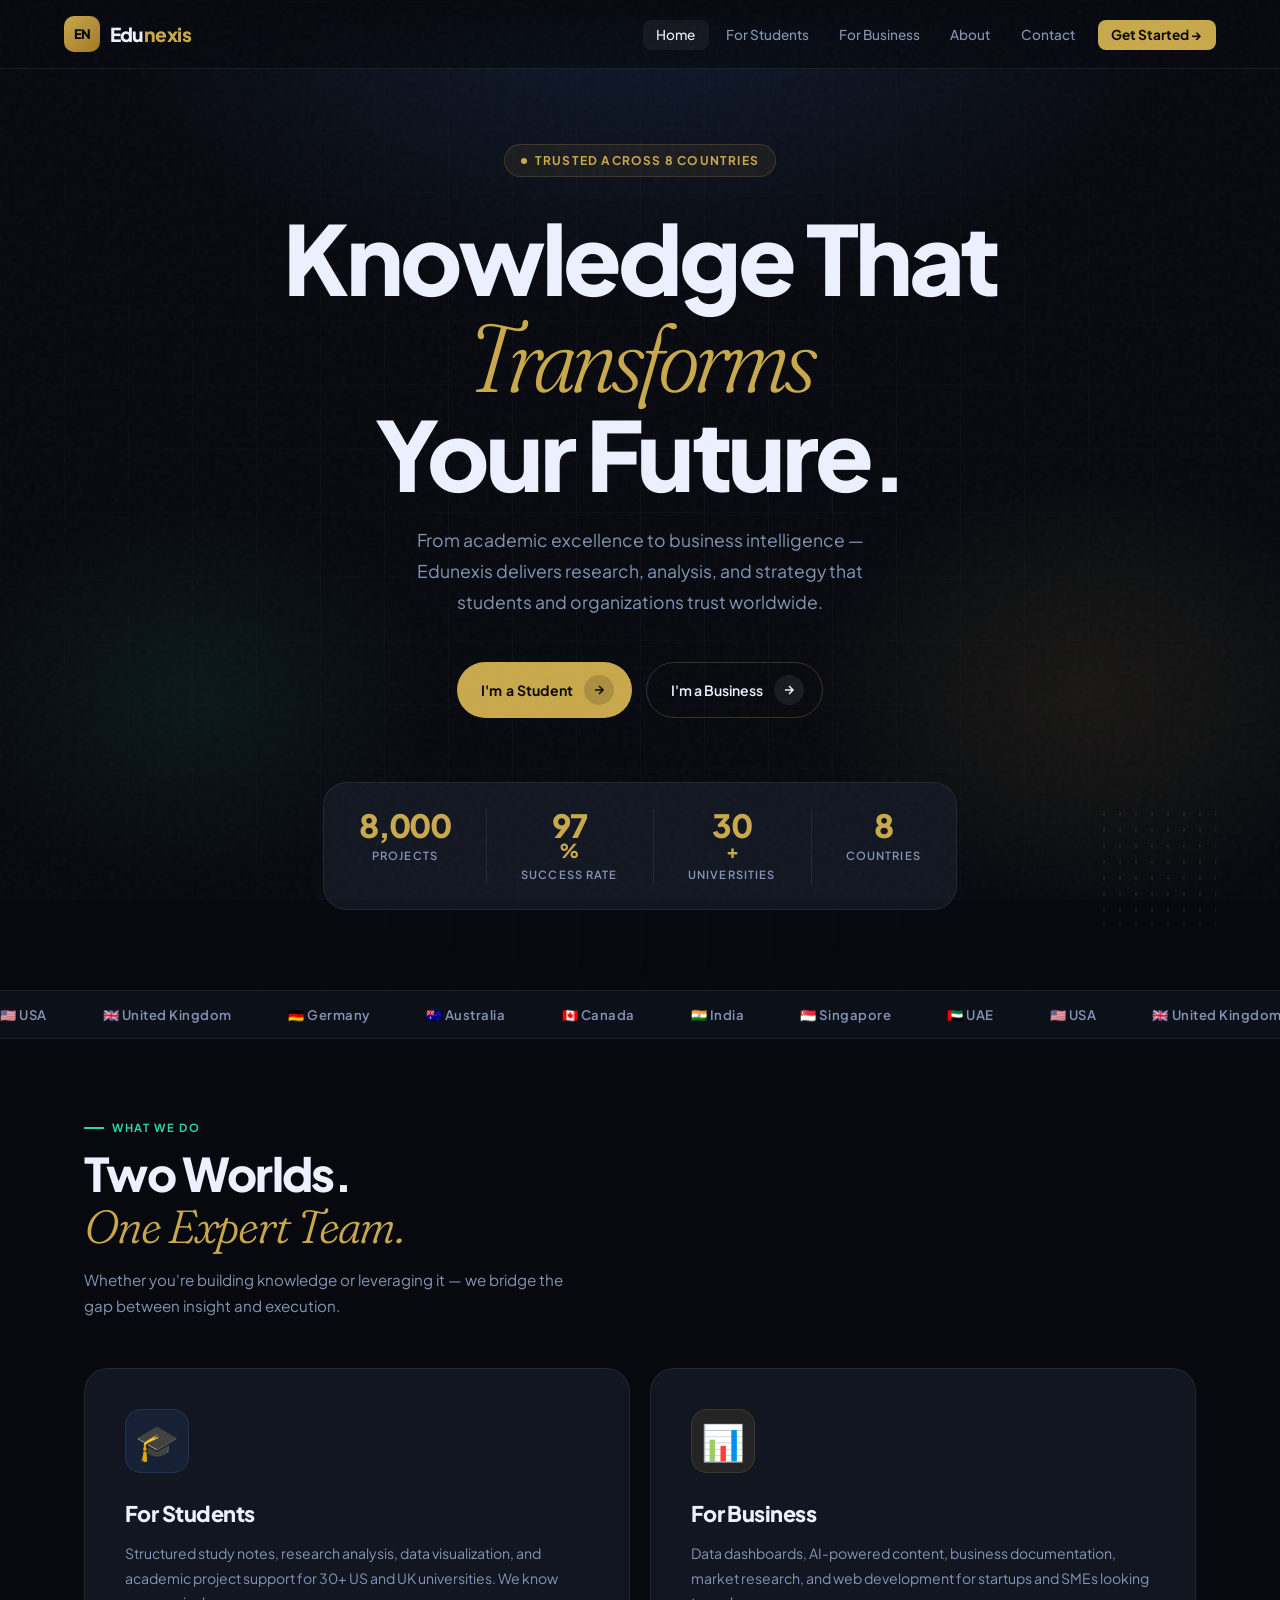
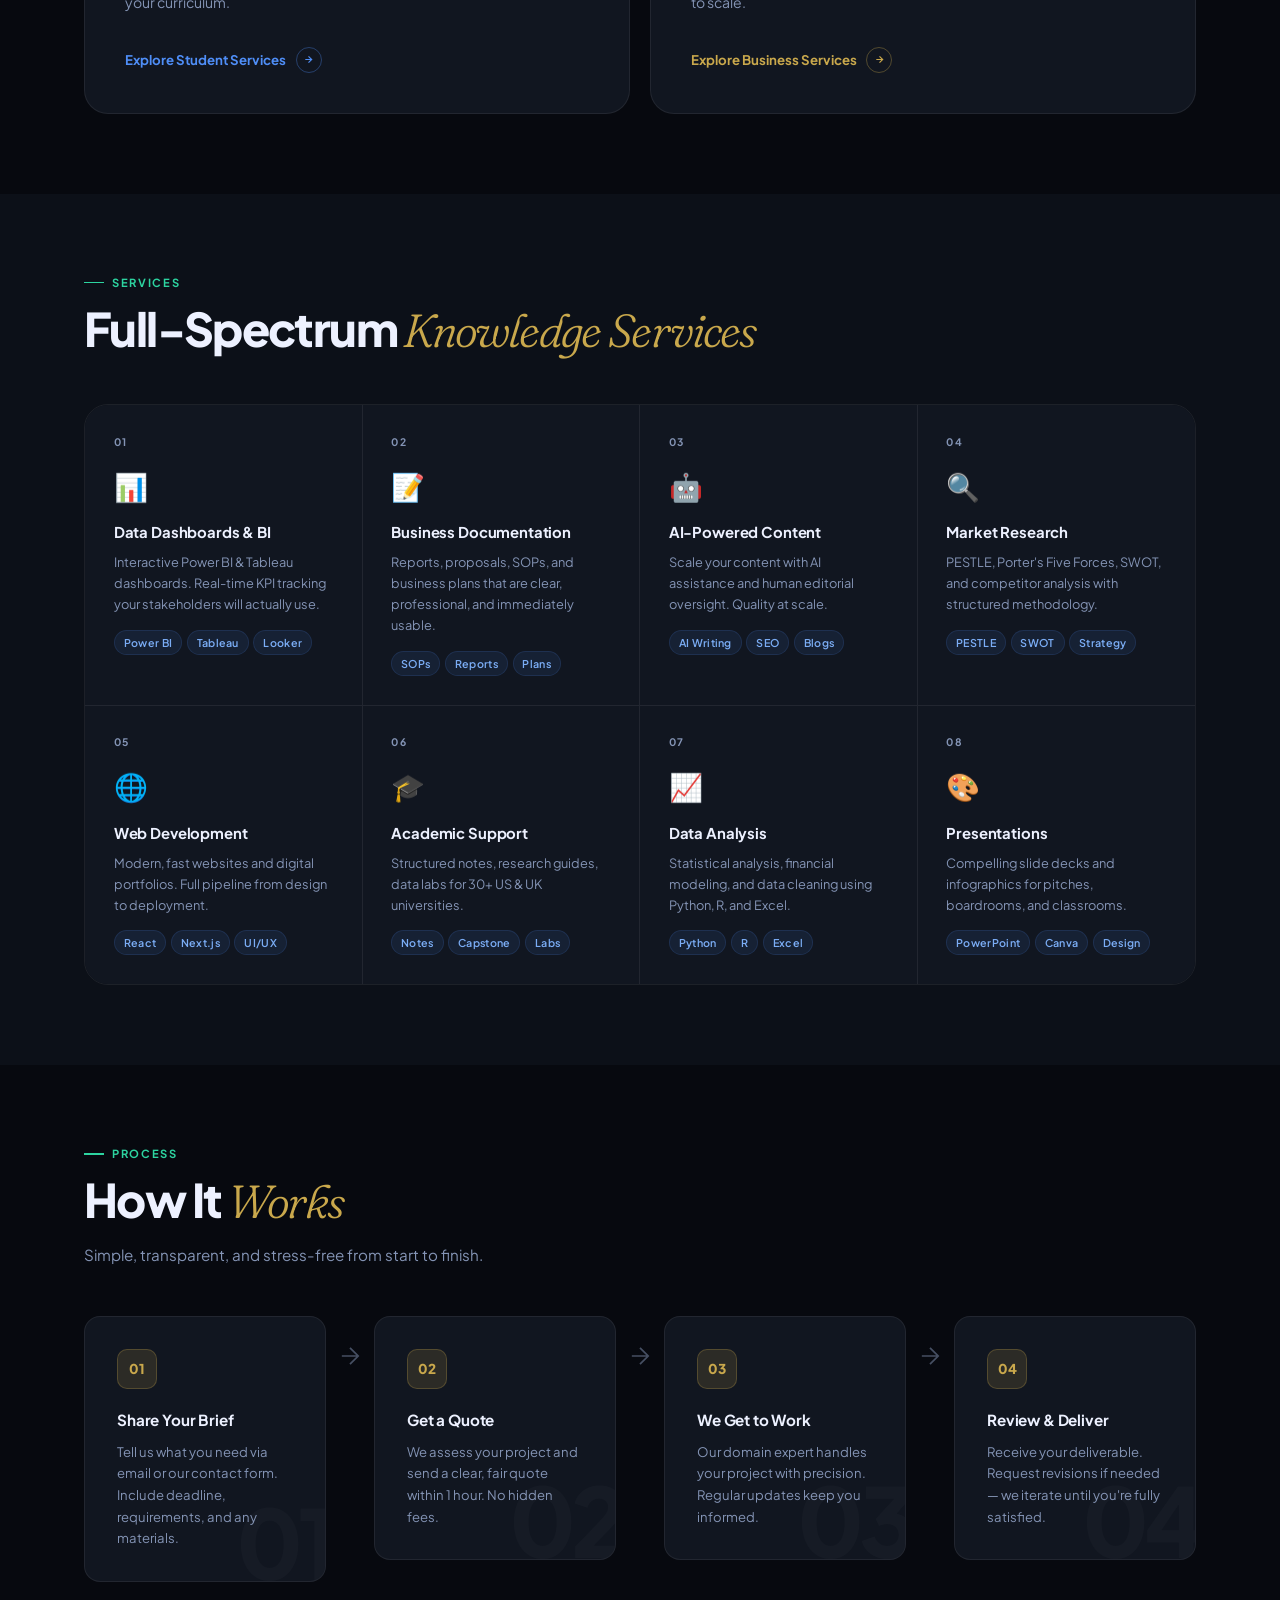
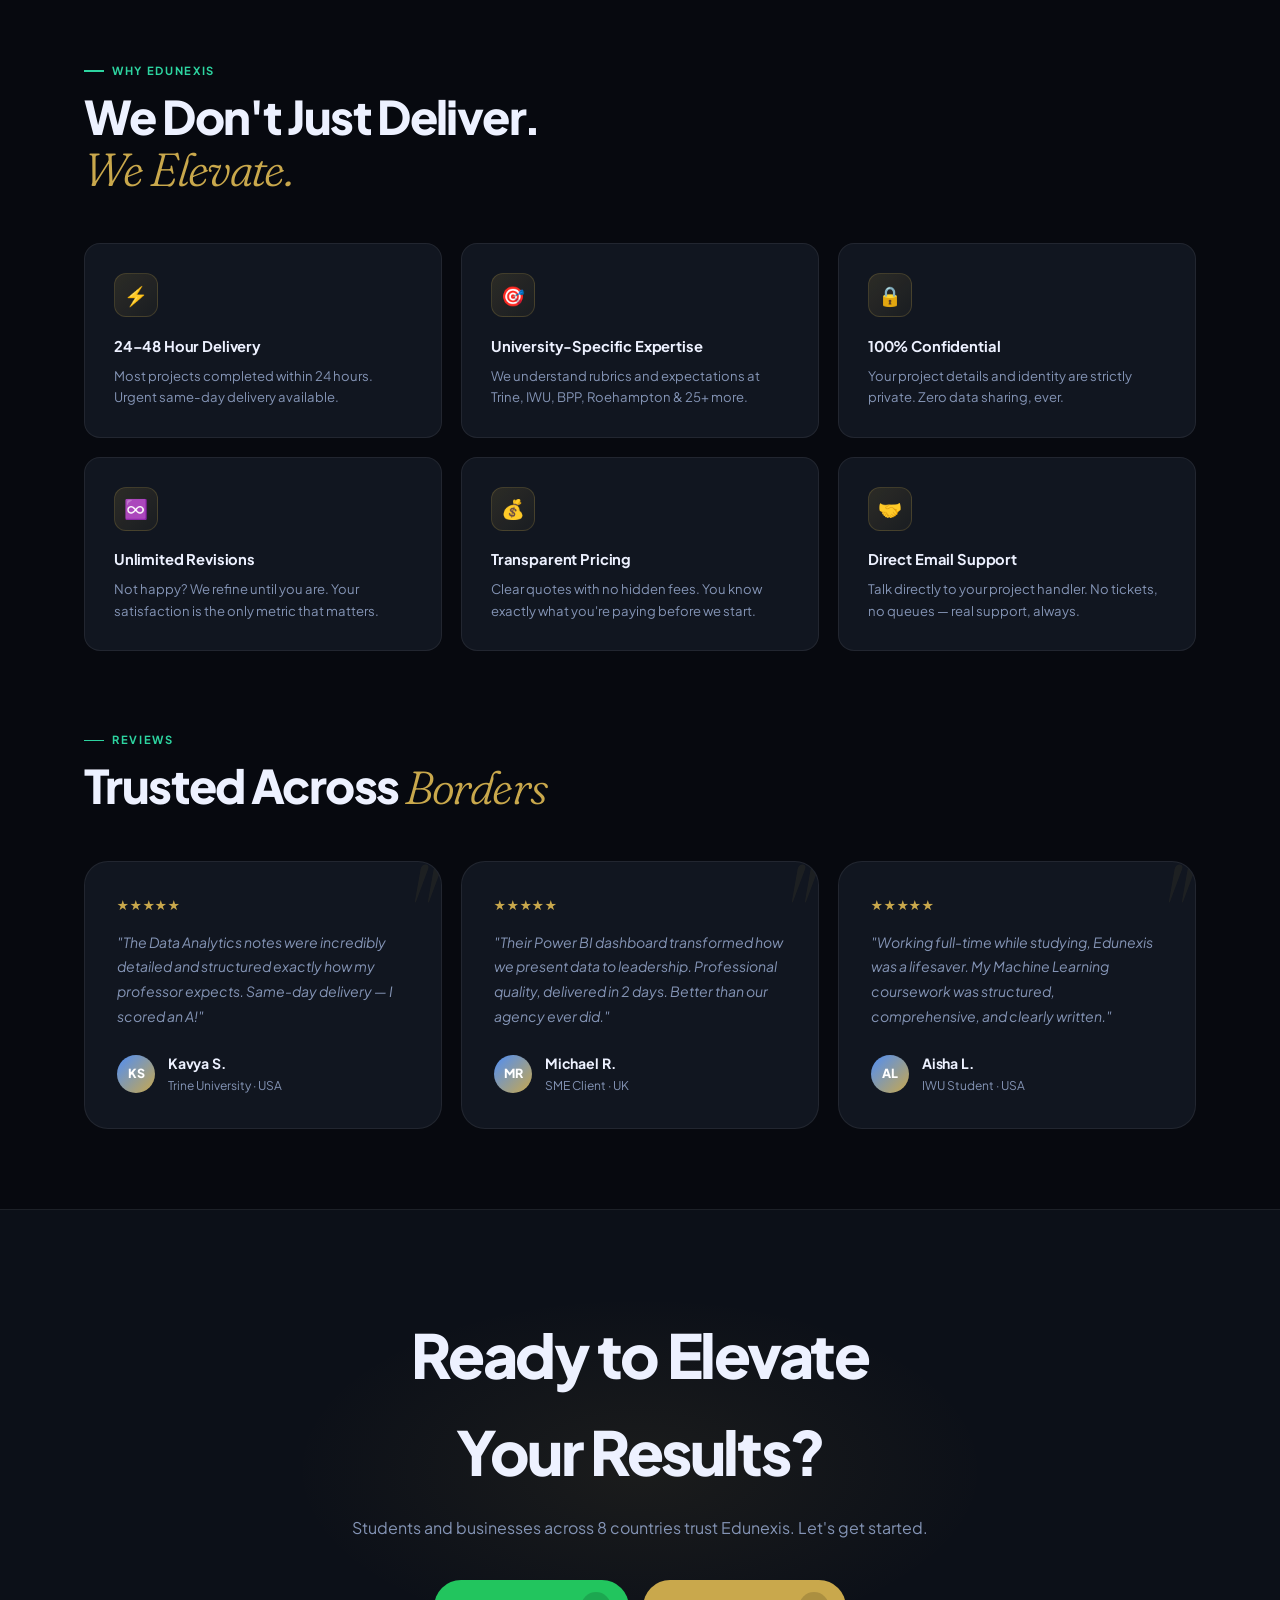
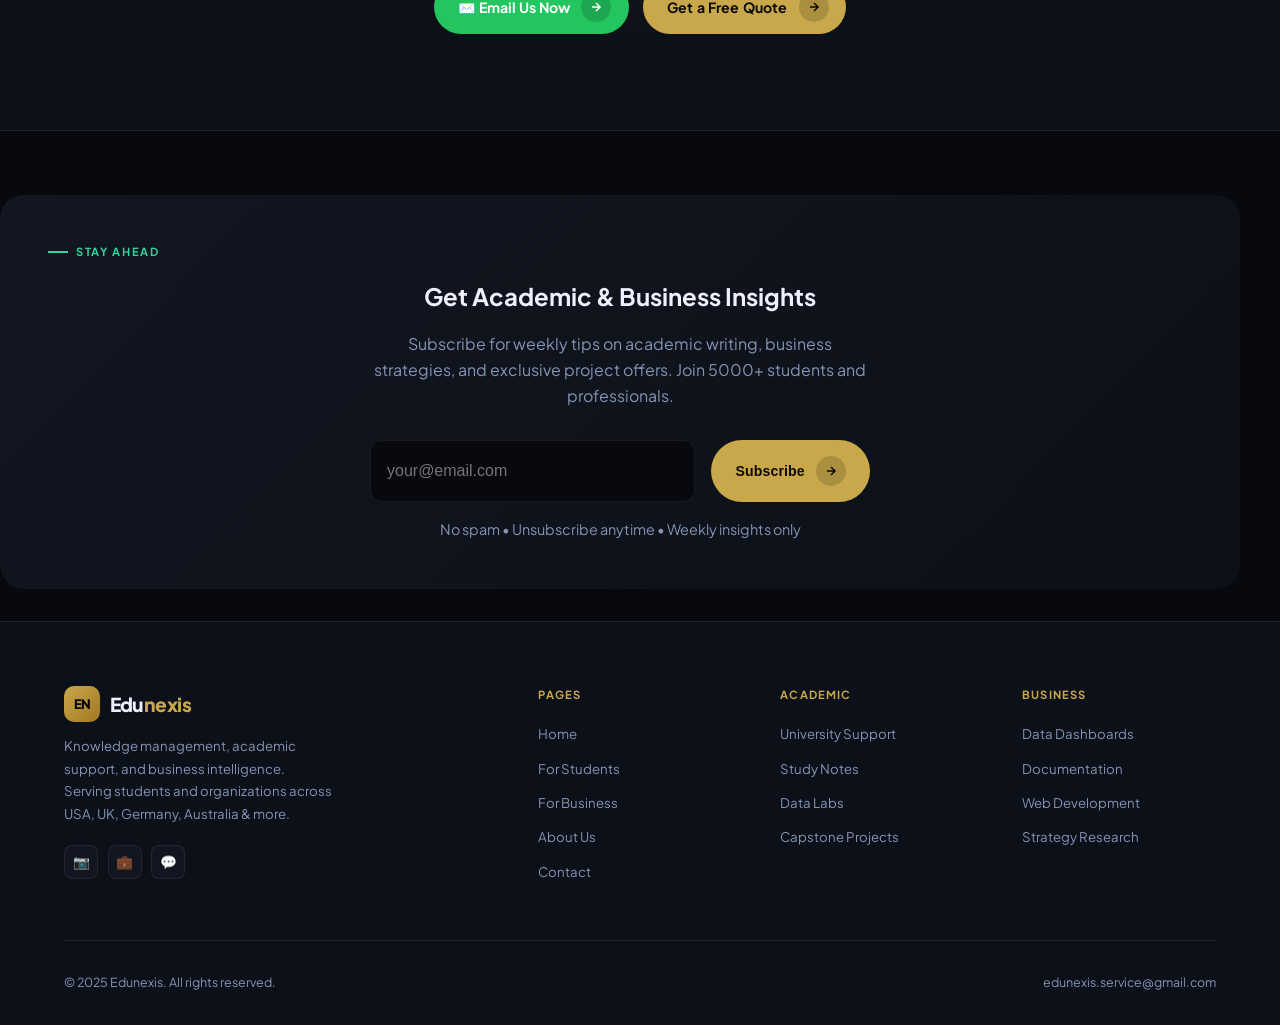
<file: index.html>
<!DOCTYPE html>
<html lang="en">
<head>
<meta charset="UTF-8">
<meta name="viewport" content="width=device-width, initial-scale=1.0">
<title>Edunexis — Where Knowledge Meets Excellence</title>
<link href="https://fonts.googleapis.com/css2?family=Plus+Jakarta+Sans:wght@300;400;500;600;700;800&family=Fraunces:opsz,wght,SOFT,WONK@9..144,100..900,0..100,0..1&display=swap" rel="stylesheet">
<style>
/* ═══════════════════════════════
   EDUNEXIS  ·  Redesigned v2
   Font: Plus Jakarta Sans + Fraunces
═══════════════════════════════ */
:root {
  --bg:       #07090F;
  --surface:  #0C1018;
  --card:     #111620;
  --card-h:   #151C28;
  --gold:     #C9A84C;
  --gold2:    #E8C97A;
  --gold-glow:rgba(201,168,76,0.15);
  --blue:     #4F8EF7;
  --green:    #2DD4A0;
  --text:     #EDF1FF;
  --sub:      #8494B5;
  --border:   rgba(255,255,255,0.07);
  --border-h: rgba(201,168,76,0.25);
  --r:        16px;
  --r2:       24px;
  --ease:     cubic-bezier(.4,0,.2,1);
}

*,*::before,*::after{margin:0;padding:0;box-sizing:border-box}
html{scroll-behavior:smooth}
body{
  background:var(--bg);
  color:var(--text);
  font-family:'Plus Jakarta Sans',sans-serif;
  overflow-x:hidden;
  line-height:1.6;
}

/* GRAIN */
body::after{
  content:'';
  position:fixed;inset:0;
  background-image:url("data:image/svg+xml,%3Csvg viewBox='0 0 200 200' xmlns='http://www.w3.org/2000/svg'%3E%3Cfilter id='n'%3E%3CfeTurbulence type='fractalNoise' baseFrequency='0.85' numOctaves='4' stitchTiles='stitch'/%3E%3C/filter%3E%3Crect width='100%25' height='100%25' filter='url(%23n)' opacity='0.03'/%3E%3C/svg%3E");
  pointer-events:none;z-index:9999;
}

/* ── NAV ── */
nav{
  position:fixed;top:0;left:0;right:0;z-index:100;
  display:flex;align-items:center;justify-content:space-between;
  padding:1rem 5%;
  background:rgba(7,9,15,0.7);
  backdrop-filter:blur(20px);
  border-bottom:1px solid var(--border);
  transition:background .3s var(--ease);
}
nav.solid{background:rgba(7,9,15,.96)}

.logo{display:flex;align-items:center;gap:.6rem;text-decoration:none}
.logo-mark{
  width:36px;height:36px;border-radius:10px;
  background:linear-gradient(135deg,var(--gold),#A07820);
  display:flex;align-items:center;justify-content:center;
  font-size:13px;font-weight:800;color:#000;letter-spacing:-.5px;
  font-family:'Plus Jakarta Sans',sans-serif;
}
.logo-name{
  font-size:1.2rem;font-weight:800;color:var(--text);
  letter-spacing:-.03em;
}
.logo-name em{font-style:normal;color:var(--gold)}

.nav-links{display:flex;list-style:none;align-items:center;gap:.2rem}
.nav-links a{
  color:var(--sub);text-decoration:none;
  font-size:.85rem;font-weight:500;
  padding:.4rem .85rem;border-radius:8px;
  transition:all .2s var(--ease);
}
.nav-links a:hover,.nav-links a.active{color:var(--text);background:rgba(255,255,255,.05)}
.nav-cta{
  background:var(--gold)!important;color:#0A0800!important;
  font-weight:700!important;margin-left:.4rem;
}
.nav-cta:hover{background:var(--gold2)!important;transform:translateY(-1px);box-shadow:0 6px 20px rgba(201,168,76,.35)!important}

.hamburger{display:none;flex-direction:column;gap:5px;background:none;border:none;cursor:pointer;padding:4px}
.hamburger span{display:block;width:22px;height:2px;background:var(--text);border-radius:2px;transition:.25s}

.mob-menu{
  position:fixed;top:64px;left:0;right:0;z-index:99;
  background:rgba(7,9,15,.98);backdrop-filter:blur(20px);
  border-bottom:1px solid var(--border);
  padding:1.5rem 5%;
  transform:translateY(-110%);transition:transform .3s var(--ease);
}
.mob-menu.open{transform:translateY(0)}
.mob-menu ul{list-style:none}
.mob-menu ul li{border-bottom:1px solid var(--border)}
.mob-menu ul li a{display:block;padding:.9rem 0;color:var(--sub);text-decoration:none;font-weight:600;font-size:.95rem;transition:color .2s}
.mob-menu ul li a:hover{color:var(--text)}
.mob-cta{color:var(--gold)!important}

/* ── HERO ── */
.hero{
  min-height:100vh;
  display:flex;flex-direction:column;align-items:center;justify-content:center;
  text-align:center;padding:9rem 5% 5rem;
  position:relative;overflow:hidden;
}

/* Animated gradient mesh */
.hero-mesh{
  position:absolute;inset:0;
  background:
    radial-gradient(ellipse 70% 50% at 50% 0%,   rgba(79,142,247,.13) 0%,transparent 60%),
    radial-gradient(ellipse 40% 40% at 85% 70%,  rgba(201,168,76,.09) 0%,transparent 55%),
    radial-gradient(ellipse 35% 35% at 15% 70%,  rgba(45,212,160,.07) 0%,transparent 55%);
  animation:meshPulse 8s ease-in-out infinite;
}
@keyframes meshPulse{
  0%,100%{opacity:1}
  50%{opacity:.7}
}

/* Grid */
.hero-grid{
  position:absolute;inset:0;
  background-image:
    linear-gradient(rgba(255,255,255,.028) 1px,transparent 1px),
    linear-gradient(90deg,rgba(255,255,255,.028) 1px,transparent 1px);
  background-size:64px 64px;
  mask-image:radial-gradient(ellipse 75% 75% at 50% 50%,black 0%,transparent 100%);
}

/* Dot grid corners */
.hero-dots{
  position:absolute;bottom:4rem;right:5%;
  width:120px;height:120px;
  background-image:radial-gradient(circle,rgba(201,168,76,.35) 1px,transparent 1px);
  background-size:16px 16px;
  opacity:.5;
}

.hero-content{position:relative;z-index:1}

.badge{
  display:inline-flex;align-items:center;gap:.5rem;
  background:rgba(201,168,76,.08);border:1px solid rgba(201,168,76,.2);
  color:var(--gold);padding:.38rem 1rem;border-radius:100px;
  font-size:.75rem;font-weight:700;letter-spacing:.1em;text-transform:uppercase;
  margin-bottom:2rem;
  animation:slideDown .7s var(--ease) both;
}
.badge-dot{width:6px;height:6px;background:var(--gold);border-radius:50%;animation:blink 2s infinite}

@keyframes blink{0%,100%{opacity:1}50%{opacity:.2}}
@keyframes slideDown{from{opacity:0;transform:translateY(-16px)}to{opacity:1;transform:translateY(0)}}
@keyframes slideUp{from{opacity:0;transform:translateY(24px)}to{opacity:1;transform:translateY(0)}}

.hero h1{
  font-family:'Plus Jakarta Sans',sans-serif;
  font-size:clamp(3rem,7.5vw,6.5rem);
  font-weight:800;letter-spacing:-.04em;line-height:1.0;
  margin-bottom:1.5rem;
  animation:slideUp .7s .1s var(--ease) both;
}
.hero h1 .serif-gold{
  font-family:'Fraunces',serif;
  font-style:italic;
  font-weight:300;
  color:var(--gold);
  font-variation-settings:'SOFT' 60,'WONK' 1;
}

.hero-sub{
  color:var(--sub);font-size:1.1rem;font-weight:400;
  max-width:500px;margin:0 auto 2.8rem;line-height:1.75;
  animation:slideUp .7s .2s var(--ease) both;
}

.hero-btns{
  display:flex;gap:.9rem;justify-content:center;flex-wrap:wrap;
  animation:slideUp .7s .3s var(--ease) both;
}

/* ── ARROW BUTTON (signature element) ── */
.btn-arrow{
  display:inline-flex;align-items:center;gap:.7rem;
  background:var(--gold);color:#0A0800;
  padding:.75rem 1.1rem .75rem 1.5rem;
  border-radius:100px;font-weight:700;font-size:.88rem;
  text-decoration:none;border:none;cursor:pointer;
  transition:all .25s var(--ease);position:relative;
  letter-spacing:.01em;
}
.btn-arrow .arr-circle{
  width:30px;height:30px;border-radius:50%;
  background:rgba(0,0,0,.15);
  display:flex;align-items:center;justify-content:center;
  transition:transform .3s var(--ease);flex-shrink:0;
}
.btn-arrow .arr-circle svg{width:14px;height:14px;stroke:#0A0800;fill:none;stroke-width:2.5;transition:transform .3s var(--ease)}
.btn-arrow:hover{background:var(--gold2);box-shadow:0 10px 30px rgba(201,168,76,.4);transform:translateY(-2px)}
.btn-arrow:hover .arr-circle{transform:rotate(45deg)}
.btn-arrow:hover .arr-circle svg{transform:scale(1.1)}

.btn-ghost{
  display:inline-flex;align-items:center;gap:.7rem;
  background:transparent;color:var(--text);
  padding:.75rem 1.1rem .75rem 1.5rem;
  border-radius:100px;font-weight:600;font-size:.88rem;
  text-decoration:none;border:1px solid var(--border-h);cursor:pointer;
  transition:all .25s var(--ease);
}
.btn-ghost .arr-circle{
  width:30px;height:30px;border-radius:50%;
  background:rgba(255,255,255,.07);
  display:flex;align-items:center;justify-content:center;
  transition:transform .3s var(--ease);flex-shrink:0;
}
.btn-ghost .arr-circle svg{width:14px;height:14px;stroke:var(--text);fill:none;stroke-width:2.5;transition:transform .3s var(--ease)}
.btn-ghost:hover{border-color:rgba(255,255,255,.2);background:rgba(255,255,255,.04)}
.btn-ghost:hover .arr-circle{transform:rotate(45deg)}

.btn-wa{
  display:inline-flex;align-items:center;gap:.7rem;
  background:#22C55E;color:#fff;
  padding:.75rem 1.1rem .75rem 1.5rem;
  border-radius:100px;font-weight:700;font-size:.88rem;
  text-decoration:none;border:none;cursor:pointer;
  transition:all .25s var(--ease);
}
.btn-wa .arr-circle{
  width:30px;height:30px;border-radius:50%;
  background:rgba(0,0,0,.15);
  display:flex;align-items:center;justify-content:center;
  transition:transform .3s var(--ease);flex-shrink:0;
}
.btn-wa .arr-circle svg{width:14px;height:14px;stroke:#fff;fill:none;stroke-width:2.5}
.btn-wa:hover{background:#16A34A;box-shadow:0 10px 25px rgba(34,197,94,.3);transform:translateY(-2px)}
.btn-wa:hover .arr-circle{transform:rotate(45deg)}

/* ── STATS ROW ── */
.stats-row{
  display:inline-flex;align-items:stretch;
  background:var(--card);border:1px solid var(--border);
  border-radius:var(--r2);overflow:hidden;
  margin-top:4rem;
  animation:slideUp .7s .45s var(--ease) both;
}
.stat{padding:1.6rem 2.2rem;text-align:center;position:relative}
.stat+.stat::before{
  content:'';position:absolute;left:0;top:20%;bottom:20%;
  width:1px;background:var(--border);
}
.s-num{
  font-size:2rem;font-weight:800;color:var(--gold);
  letter-spacing:-.04em;line-height:1;display:block;
}
.s-label{
  display:block;font-size:.7rem;font-weight:600;
  color:var(--sub);text-transform:uppercase;letter-spacing:.1em;margin-top:.35rem;
}

/* ── TICKER ── */
.ticker-wrap{
  overflow:hidden;
  border-top:1px solid var(--border);border-bottom:1px solid var(--border);
  background:var(--surface);padding:.8rem 0;
}
.ticker{display:flex;gap:3.5rem;white-space:nowrap;animation:tickerScroll 22s linear infinite}
.ticker span{color:var(--sub);font-size:.82rem;font-weight:600;letter-spacing:.04em;flex-shrink:0}
@keyframes tickerScroll{0%{transform:translateX(0)}100%{transform:translateX(-50%)}}

/* ══ SECTIONS ══ */
.sec{max-width:1240px;margin:0 auto;padding:5rem 5%}

.sec-tag{
  font-size:.7rem;font-weight:700;color:var(--green);
  letter-spacing:.15em;text-transform:uppercase;margin-bottom:.7rem;
  display:flex;align-items:center;gap:.5rem;
}
.sec-tag::before{content:'';width:20px;height:1.5px;background:var(--green)}

.sec-title{
  font-size:clamp(1.9rem,4vw,2.9rem);font-weight:800;
  letter-spacing:-.035em;line-height:1.1;margin-bottom:.9rem;
}
.sec-title .serif-gold{
  font-family:'Fraunces',serif;font-style:italic;
  font-weight:300;color:var(--gold);
  font-variation-settings:'SOFT' 60,'WONK' 1;
}
.sec-sub{color:var(--sub);font-size:.95rem;max-width:500px;line-height:1.75}

/* ── TWO PATH CARDS ── */
.path-grid{
  display:grid;grid-template-columns:1fr 1fr;gap:1.2rem;
  margin-top:3rem;
}

.path-card{
  background:var(--card);border:1px solid var(--border);
  border-radius:var(--r2);padding:2.5rem;
  text-decoration:none;color:var(--text);
  display:flex;flex-direction:column;
  position:relative;overflow:hidden;
  transition:all .3s var(--ease);
  group:true;
}
.path-card::before{
  content:'';position:absolute;inset:0;
  background:linear-gradient(135deg,rgba(79,142,247,.06) 0%,transparent 60%);
  opacity:0;transition:opacity .3s;
}
.path-card.gold-path::before{
  background:linear-gradient(135deg,rgba(201,168,76,.07) 0%,transparent 60%);
}
.path-card:hover{border-color:rgba(79,142,247,.3);transform:translateY(-4px);box-shadow:0 24px 60px rgba(0,0,0,.4)}
.path-card.gold-path:hover{border-color:rgba(201,168,76,.3)}
.path-card:hover::before{opacity:1}

.path-icon{
  font-size:2.2rem;margin-bottom:1.5rem;
  width:64px;height:64px;border-radius:16px;
  background:rgba(79,142,247,.1);border:1px solid rgba(79,142,247,.15);
  display:flex;align-items:center;justify-content:center;
  transition:transform .3s var(--ease);
}
.path-card.gold-path .path-icon{background:rgba(201,168,76,.1);border-color:rgba(201,168,76,.15)}
.path-card:hover .path-icon{transform:scale(1.08)}

.path-card h3{font-size:1.35rem;font-weight:800;letter-spacing:-.025em;margin-bottom:.6rem}
.path-card p{color:var(--sub);font-size:.88rem;line-height:1.75;flex:1;margin-bottom:2rem}

/* Inline arrow link */
.path-link{
  display:inline-flex;align-items:center;gap:.6rem;
  font-size:.83rem;font-weight:700;color:var(--blue);
  transition:gap .25s var(--ease);
}
.path-card.gold-path .path-link{color:var(--gold)}
.path-link .link-arr{
  width:26px;height:26px;border-radius:50%;
  border:1.5px solid rgba(79,142,247,.35);
  display:flex;align-items:center;justify-content:center;
  transition:all .25s var(--ease);
  flex-shrink:0;
}
.path-card.gold-path .path-link .link-arr{border-color:rgba(201,168,76,.35)}
.path-link .link-arr svg{width:11px;height:11px;stroke:currentColor;fill:none;stroke-width:2.5}
.path-card:hover .path-link{gap:.9rem}
.path-card:hover .path-link .link-arr{background:var(--blue);border-color:var(--blue);transform:rotate(45deg)}
.path-card.gold-path:hover .path-link .link-arr{background:var(--gold);border-color:var(--gold)}

/* ── SERVICES GRID ── */
.srv-sec{background:var(--surface);max-width:100%;padding:5rem 0}
.srv-sec .sec{padding-top:0;padding-bottom:0}

.srv-grid{
  display:grid;grid-template-columns:repeat(4,1fr);
  margin-top:3rem;
  border:1px solid var(--border);border-radius:var(--r2);overflow:hidden;
}

.srv-card{
  background:var(--card);
  padding:1.8rem;
  border-right:1px solid var(--border);
  border-bottom:1px solid var(--border);
  position:relative;overflow:hidden;
  transition:background .25s var(--ease);
  cursor:default;
}
.srv-card:nth-child(4n){border-right:none}
.srv-card:nth-child(n+5){border-bottom:none}
.srv-card:hover{background:var(--card-h)}

/* Top shimmer line on hover */
.srv-card::after{
  content:'';position:absolute;top:0;left:0;right:0;height:2px;
  background:linear-gradient(90deg,transparent,var(--gold),transparent);
  transform:scaleX(0);transition:transform .35s var(--ease);
}
.srv-card:hover::after{transform:scaleX(1)}

.srv-num{
  font-size:.65rem;font-weight:700;color:var(--sub);
  letter-spacing:.12em;text-transform:uppercase;margin-bottom:.9rem;
  font-family:'Plus Jakarta Sans',sans-serif;
}
.srv-ico{
  font-size:1.7rem;margin-bottom:.8rem;
  display:block;transition:transform .25s var(--ease);
}
.srv-card:hover .srv-ico{transform:scale(1.12)}
.srv-card h4{font-size:.93rem;font-weight:700;margin-bottom:.45rem;letter-spacing:-.01em}
.srv-card p{color:var(--sub);font-size:.8rem;line-height:1.65}

.srv-tags{display:flex;flex-wrap:wrap;gap:.3rem;margin-top:.9rem}
.srv-tags span{
  background:rgba(79,142,247,.09);border:1px solid rgba(79,142,247,.14);
  color:#7BADF5;font-size:.67rem;font-weight:600;
  padding:.18rem .55rem;border-radius:100px;letter-spacing:.03em;
}

/* ── PROCESS ── */
.proc-row{
  display:flex;align-items:flex-start;gap:0;
  margin-top:3rem;
}

.proc-item{
  flex:1;
  background:var(--card);border:1px solid var(--border);
  border-radius:var(--r);padding:2rem;
  position:relative;overflow:hidden;
  transition:all .3s var(--ease);
}
.proc-item:hover{border-color:var(--border-h);box-shadow:0 16px 40px rgba(0,0,0,.3)}

/* Step number as huge background ghost */
.proc-ghost{
  position:absolute;bottom:-.5rem;right:-.5rem;
  font-size:6rem;font-weight:800;
  color:rgba(255,255,255,.025);line-height:1;
  pointer-events:none;letter-spacing:-.05em;
  font-family:'Plus Jakarta Sans',sans-serif;
}

.proc-step{
  width:40px;height:40px;border-radius:10px;
  background:var(--gold-glow);border:1px solid rgba(201,168,76,.25);
  display:flex;align-items:center;justify-content:center;
  font-weight:800;font-size:.85rem;color:var(--gold);
  margin-bottom:1.2rem;
  font-family:'Plus Jakarta Sans',sans-serif;
}
.proc-item h4{font-size:.95rem;font-weight:700;margin-bottom:.5rem;letter-spacing:-.01em}
.proc-item p{color:var(--sub);font-size:.82rem;line-height:1.65}

/* Arrow connector between steps */
.proc-arrow{
  flex-shrink:0;width:3rem;display:flex;align-items:center;justify-content:center;
  padding-top:1.6rem;
}
.proc-arrow svg{width:28px;height:28px;stroke:var(--sub);fill:none;stroke-width:1.5;opacity:.5}

/* ── WHY US ── */
.why-grid{
  display:grid;grid-template-columns:repeat(3,1fr);gap:1.2rem;
  margin-top:3rem;
}

.why-card{
  background:var(--card);border:1px solid var(--border);
  border-radius:var(--r);padding:1.8rem;
  transition:all .3s var(--ease);position:relative;overflow:hidden;
}
.why-card::before{
  content:'';position:absolute;inset:0;border-radius:var(--r);
  background:linear-gradient(135deg,rgba(201,168,76,.05),transparent);
  opacity:0;transition:opacity .3s;
}
.why-card:hover{transform:translateY(-3px);border-color:var(--border-h);box-shadow:0 20px 50px rgba(0,0,0,.35)}
.why-card:hover::before{opacity:1}

.why-icon{
  width:44px;height:44px;border-radius:12px;
  background:linear-gradient(135deg,rgba(201,168,76,.15),rgba(201,168,76,.05));
  border:1px solid rgba(201,168,76,.2);
  display:flex;align-items:center;justify-content:center;
  font-size:1.2rem;margin-bottom:1.1rem;
  transition:transform .25s;
}
.why-card:hover .why-icon{transform:scale(1.08)}
.why-card h4{font-size:.92rem;font-weight:700;margin-bottom:.4rem;letter-spacing:-.01em}
.why-card p{color:var(--sub);font-size:.82rem;line-height:1.65}

/* ── TESTIMONIALS ── */
.testi-grid{
  display:grid;grid-template-columns:repeat(3,1fr);gap:1.2rem;
  margin-top:3rem;
}

.testi-card{
  background:var(--card);border:1px solid var(--border);
  border-radius:var(--r2);padding:2rem;
  position:relative;overflow:hidden;
  transition:all .3s var(--ease);
}
.testi-card:hover{border-color:var(--border-h);transform:translateY(-3px);box-shadow:0 20px 50px rgba(0,0,0,.35)}

/* Big quotemark background */
.testi-card::before{
  content:'"';
  font-family:'Fraunces',serif;font-size:8rem;font-weight:300;font-style:italic;
  color:var(--gold);opacity:.07;
  position:absolute;top:-.5rem;right:1rem;line-height:1;
  pointer-events:none;
}

.stars{color:var(--gold);font-size:.82rem;letter-spacing:.06em;margin-bottom:.9rem}
.testi-card blockquote{
  color:var(--sub);font-size:.88rem;line-height:1.75;
  font-style:italic;margin-bottom:1.5rem;font-weight:400;
}
.t-author{display:flex;align-items:center;gap:.8rem}
.t-av{
  width:38px;height:38px;border-radius:50%;flex-shrink:0;
  background:linear-gradient(135deg,var(--blue),var(--gold));
  display:flex;align-items:center;justify-content:center;
  font-weight:800;font-size:.78rem;color:#fff;
  font-family:'Plus Jakarta Sans',sans-serif;
}
.t-name{font-size:.88rem;font-weight:700;letter-spacing:-.01em}
.t-role{font-size:.75rem;color:var(--sub);margin-top:.1rem}

/* ── CTA BANNER ── */
.cta-sec{
  background:var(--surface);
  border-top:1px solid var(--border);border-bottom:1px solid var(--border);
  padding:6rem 5%;text-align:center;position:relative;overflow:hidden;
}
.cta-glow{
  position:absolute;top:50%;left:50%;transform:translate(-50%,-50%);
  width:700px;height:350px;
  background:radial-gradient(ellipse,rgba(201,168,76,.08) 0%,transparent 70%);
  pointer-events:none;
}
.cta-sec h2{
  font-size:clamp(2rem,5vw,3.8rem);font-weight:800;
  letter-spacing:-.04em;margin-bottom:.9rem;position:relative;
}
.cta-sec p{color:var(--sub);font-size:1rem;margin-bottom:2.5rem;position:relative}
.cta-btns{display:flex;gap:.9rem;justify-content:center;flex-wrap:wrap;position:relative}

/* ── FOOTER ── */
footer{
  background:var(--surface);border-top:1px solid var(--border);
  padding:4rem 5% 2rem;
}
.foot-top{
  display:grid;grid-template-columns:2.2fr 1fr 1fr 1fr;gap:3rem;
  padding-bottom:3rem;border-bottom:1px solid var(--border);margin-bottom:2rem;
}
.foot-brand p{color:var(--sub);font-size:.83rem;line-height:1.7;max-width:270px;margin-top:.8rem}
.soc-row{display:flex;gap:.6rem;margin-top:1.2rem}
.soc-btn{
  width:34px;height:34px;border-radius:8px;
  background:var(--card);border:1px solid var(--border);
  display:flex;align-items:center;justify-content:center;
  text-decoration:none;font-size:.85rem;
  transition:all .2s var(--ease);
}
.soc-btn:hover{border-color:var(--border-h);background:rgba(201,168,76,.08)}
.foot-col h5{
  font-size:.7rem;font-weight:700;text-transform:uppercase;
  letter-spacing:.1em;color:var(--gold);margin-bottom:1rem;
}
.foot-col ul{list-style:none}
.foot-col ul li{margin-bottom:.55rem}
.foot-col ul li a{color:var(--sub);text-decoration:none;font-size:.83rem;transition:color .2s}
.foot-col ul li a:hover{color:var(--text)}
.foot-bottom{display:flex;justify-content:space-between;align-items:center}
.foot-bottom p{color:var(--sub);font-size:.78rem}

/* ── SCROLL REVEAL ── */
.reveal{opacity:0;transform:translateY(24px);transition:opacity .6s var(--ease),transform .6s var(--ease)}
.reveal.visible{opacity:1;transform:translateY(0)}

/* Staggered children */
.stagger > *{opacity:0;transform:translateY(20px);transition:opacity .5s var(--ease),transform .5s var(--ease)}
.stagger.visible > *:nth-child(1){opacity:1;transform:translateY(0);transition-delay:.05s}
.stagger.visible > *:nth-child(2){opacity:1;transform:translateY(0);transition-delay:.12s}
.stagger.visible > *:nth-child(3){opacity:1;transform:translateY(0);transition-delay:.19s}
.stagger.visible > *:nth-child(4){opacity:1;transform:translateY(0);transition-delay:.26s}
.stagger.visible > *:nth-child(5){opacity:1;transform:translateY(0);transition-delay:.33s}
.stagger.visible > *:nth-child(6){opacity:1;transform:translateY(0);transition-delay:.40s}
.stagger.visible > *:nth-child(7){opacity:1;transform:translateY(0);transition-delay:.47s}
.stagger.visible > *:nth-child(8){opacity:1;transform:translateY(0);transition-delay:.54s}

/* ── RESPONSIVE ── */
@media(max-width:1024px){
  nav{padding:1rem 5%}
  .nav-links{display:none}
  .hamburger{display:flex}
  .srv-grid{grid-template-columns:repeat(2,1fr)}
  .srv-card:nth-child(2n){border-right:none}
  .srv-card:nth-child(n+7){border-bottom:none}
  .srv-card:nth-child(n+5){border-bottom:1px solid var(--border)}
  .srv-card:nth-child(n+7){border-bottom:none}
  .testi-grid{grid-template-columns:1fr}
  .why-grid{grid-template-columns:1fr 1fr}
  .path-grid{grid-template-columns:1fr}
  .proc-row{flex-direction:column}
  .proc-arrow{display:none}
  .foot-top{grid-template-columns:1fr 1fr}
  .stats-row{flex-wrap:wrap;width:90%;max-width:480px}
}
@media(max-width:640px){
  .srv-grid{grid-template-columns:1fr}
  .srv-card:nth-child(n){border-right:none;border-bottom:1px solid var(--border)}
  .srv-card:last-child{border-bottom:none}
  .why-grid{grid-template-columns:1fr}
  .hero h1{font-size:2.8rem}
  .foot-top{grid-template-columns:1fr}
  .foot-bottom{flex-direction:column;gap:.5rem;text-align:center}
}
</style>
</head>
<body>

<!-- NAV -->
<nav id="nav">
  <a href="index_v2.html" class="logo">
    <div class="logo-mark">EN</div>
    <span class="logo-name">Edu<em>nexis</em></span>
  </a>
  <ul class="nav-links">
    <li><a href="index_v2.html" class="active">Home</a></li>
    <li><a href="students_v2.html">For Students</a></li>
    <li><a href="business_v2.html">For Business</a></li>
    <li><a href="about_v2.html">About</a></li>
    <li><a href="contact_v2.html">Contact</a></li>
    <li><a href="contact_v2.html" class="nav-cta">Get Started →</a></li>
  </ul>
  <button class="hamburger" id="hbg"><span></span><span></span><span></span></button>
</nav>
<div class="mob-menu" id="mob">
  <ul>
    <li><a href="index_v2.html">Home</a></li>
    <li><a href="students_v2.html">For Students</a></li>
    <li><a href="business_v2.html">For Business</a></li>
    <li><a href="about_v2.html">About</a></li>
    <li><a href="contact_v2.html">Contact</a></li>
    <li><a href="contact_v2.html" class="mob-cta">Get Started</a></li>
  </ul>
</div>

<!-- HERO -->
<section class="hero">
  <div class="hero-mesh"></div>
  <div class="hero-grid"></div>
  <div class="hero-dots"></div>

  <div class="hero-content">
    <div class="badge">
      <span class="badge-dot"></span>
      Trusted Across 8 Countries
    </div>

    <h1>
      Knowledge That<br>
      <span class="serif-gold">Transforms</span><br>
      Your Future.
    </h1>

    <p class="hero-sub">
      From academic excellence to business intelligence — Edunexis delivers research, analysis, and strategy that students and organizations trust worldwide.
    </p>

    <div class="hero-btns">
      <a href="students_v2.html" class="btn-arrow">
        I'm a Student
        <span class="arr-circle">
          <svg viewBox="0 0 24 24"><path d="M5 12h14M12 5l7 7-7 7"/></svg>
        </span>
      </a>
      <a href="business_v2.html" class="btn-ghost">
        I'm a Business
        <span class="arr-circle">
          <svg viewBox="0 0 24 24"><path d="M5 12h14M12 5l7 7-7 7"/></svg>
        </span>
      </a>
    </div>
  </div>

  <!-- STATS -->
  <div class="stats-row">
    <div class="stat">
      <span class="s-num" data-target="8000">0</span>
      <span class="s-label">Projects</span>
    </div>
    <div class="stat">
      <span class="s-num" data-target="97">0</span><span class="s-num" style="font-size:1.2rem">%</span>
      <span class="s-label">Success Rate</span>
    </div>
    <div class="stat">
      <span class="s-num" data-target="30">0</span><span class="s-num" style="font-size:1.2rem">+</span>
      <span class="s-label">Universities</span>
    </div>
    <div class="stat">
      <span class="s-num" data-target="8">0</span>
      <span class="s-label">Countries</span>
    </div>
  </div>
</section>

<!-- TICKER -->
<div class="ticker-wrap">
  <div class="ticker">
    <span>🇺🇸 USA</span><span>🇬🇧 United Kingdom</span><span>🇩🇪 Germany</span><span>🇦🇺 Australia</span><span>🇨🇦 Canada</span><span>🇮🇳 India</span><span>🇸🇬 Singapore</span><span>🇦🇪 UAE</span>
    <span>🇺🇸 USA</span><span>🇬🇧 United Kingdom</span><span>🇩🇪 Germany</span><span>🇦🇺 Australia</span><span>🇨🇦 Canada</span><span>🇮🇳 India</span><span>🇸🇬 Singapore</span><span>🇦🇪 UAE</span>
  </div>
</div>

<!-- TWO PATHS -->
<section class="sec">
  <div class="reveal">
    <div class="sec-tag">What We Do</div>
    <h2 class="sec-title">Two Worlds.<br><span class="serif-gold">One Expert Team.</span></h2>
    <p class="sec-sub">Whether you're building knowledge or leveraging it — we bridge the gap between insight and execution.</p>
  </div>
  <div class="path-grid stagger">
    <a href="students_v2.html" class="path-card">
      <div class="path-icon">🎓</div>
      <h3>For Students</h3>
      <p>Structured study notes, research analysis, data visualization, and academic project support for 30+ US and UK universities. We know your curriculum.</p>
      <span class="path-link">
        Explore Student Services
        <span class="link-arr">
          <svg viewBox="0 0 24 24"><path d="M5 12h14M12 5l7 7-7 7"/></svg>
        </span>
      </span>
    </a>
    <a href="business_v2.html" class="path-card gold-path">
      <div class="path-icon">📊</div>
      <h3>For Business</h3>
      <p>Data dashboards, AI-powered content, business documentation, market research, and web development for startups and SMEs looking to scale.</p>
      <span class="path-link">
        Explore Business Services
        <span class="link-arr">
          <svg viewBox="0 0 24 24"><path d="M5 12h14M12 5l7 7-7 7"/></svg>
        </span>
      </span>
    </a>
  </div>
</section>

<!-- SERVICES -->
<div class="srv-sec">
  <div class="sec">
    <div class="reveal">
      <div class="sec-tag">Services</div>
      <h2 class="sec-title">Full-Spectrum <span class="serif-gold">Knowledge Services</span></h2>
    </div>
    <div class="srv-grid stagger">
      <div class="srv-card">
        <div class="srv-num">01</div>
        <span class="srv-ico">📊</span>
        <h4>Data Dashboards & BI</h4>
        <p>Interactive Power BI & Tableau dashboards. Real-time KPI tracking your stakeholders will actually use.</p>
        <div class="srv-tags"><span>Power BI</span><span>Tableau</span><span>Looker</span></div>
      </div>
      <div class="srv-card">
        <div class="srv-num">02</div>
        <span class="srv-ico">📝</span>
        <h4>Business Documentation</h4>
        <p>Reports, proposals, SOPs, and business plans that are clear, professional, and immediately usable.</p>
        <div class="srv-tags"><span>SOPs</span><span>Reports</span><span>Plans</span></div>
      </div>
      <div class="srv-card">
        <div class="srv-num">03</div>
        <span class="srv-ico">🤖</span>
        <h4>AI-Powered Content</h4>
        <p>Scale your content with AI assistance and human editorial oversight. Quality at scale.</p>
        <div class="srv-tags"><span>AI Writing</span><span>SEO</span><span>Blogs</span></div>
      </div>
      <div class="srv-card">
        <div class="srv-num">04</div>
        <span class="srv-ico">🔍</span>
        <h4>Market Research</h4>
        <p>PESTLE, Porter's Five Forces, SWOT, and competitor analysis with structured methodology.</p>
        <div class="srv-tags"><span>PESTLE</span><span>SWOT</span><span>Strategy</span></div>
      </div>
      <div class="srv-card">
        <div class="srv-num">05</div>
        <span class="srv-ico">🌐</span>
        <h4>Web Development</h4>
        <p>Modern, fast websites and digital portfolios. Full pipeline from design to deployment.</p>
        <div class="srv-tags"><span>React</span><span>Next.js</span><span>UI/UX</span></div>
      </div>
      <div class="srv-card">
        <div class="srv-num">06</div>
        <span class="srv-ico">🎓</span>
        <h4>Academic Support</h4>
        <p>Structured notes, research guides, data labs for 30+ US & UK universities.</p>
        <div class="srv-tags"><span>Notes</span><span>Capstone</span><span>Labs</span></div>
      </div>
      <div class="srv-card">
        <div class="srv-num">07</div>
        <span class="srv-ico">📈</span>
        <h4>Data Analysis</h4>
        <p>Statistical analysis, financial modeling, and data cleaning using Python, R, and Excel.</p>
        <div class="srv-tags"><span>Python</span><span>R</span><span>Excel</span></div>
      </div>
      <div class="srv-card">
        <div class="srv-num">08</div>
        <span class="srv-ico">🎨</span>
        <h4>Presentations</h4>
        <p>Compelling slide decks and infographics for pitches, boardrooms, and classrooms.</p>
        <div class="srv-tags"><span>PowerPoint</span><span>Canva</span><span>Design</span></div>
      </div>
    </div>
  </div>
</div>

<!-- HOW IT WORKS -->
<section class="sec">
  <div class="reveal">
    <div class="sec-tag">Process</div>
    <h2 class="sec-title">How It <span class="serif-gold">Works</span></h2>
    <p class="sec-sub">Simple, transparent, and stress-free from start to finish.</p>
  </div>
  <div class="proc-row stagger">
    <div class="proc-item">
      <div class="proc-ghost">01</div>
      <div class="proc-step">01</div>
      <h4>Share Your Brief</h4>
      <p>Tell us what you need via email or our contact form. Include deadline, requirements, and any materials.</p>
    </div>
    <div class="proc-arrow">
      <svg viewBox="0 0 24 24"><path d="M5 12h14M12 5l7 7-7 7"/></svg>
    </div>
    <div class="proc-item">
      <div class="proc-ghost">02</div>
      <div class="proc-step">02</div>
      <h4>Get a Quote</h4>
      <p>We assess your project and send a clear, fair quote within 1 hour. No hidden fees.</p>
    </div>
    <div class="proc-arrow">
      <svg viewBox="0 0 24 24"><path d="M5 12h14M12 5l7 7-7 7"/></svg>
    </div>
    <div class="proc-item">
      <div class="proc-ghost">03</div>
      <div class="proc-step">03</div>
      <h4>We Get to Work</h4>
      <p>Our domain expert handles your project with precision. Regular updates keep you informed.</p>
    </div>
    <div class="proc-arrow">
      <svg viewBox="0 0 24 24"><path d="M5 12h14M12 5l7 7-7 7"/></svg>
    </div>
    <div class="proc-item">
      <div class="proc-ghost">04</div>
      <div class="proc-step">04</div>
      <h4>Review & Deliver</h4>
      <p>Receive your deliverable. Request revisions if needed — we iterate until you're fully satisfied.</p>
    </div>
  </div>
</section>

<!-- WHY US -->
<section class="sec" style="padding-top:0">
  <div class="reveal">
    <div class="sec-tag">Why Edunexis</div>
    <h2 class="sec-title">We Don't Just Deliver.<br><span class="serif-gold">We Elevate.</span></h2>
  </div>
  <div class="why-grid stagger">
    <div class="why-card">
      <div class="why-icon">⚡</div>
      <h4>24–48 Hour Delivery</h4>
      <p>Most projects completed within 24 hours. Urgent same-day delivery available.</p>
    </div>
    <div class="why-card">
      <div class="why-icon">🎯</div>
      <h4>University-Specific Expertise</h4>
      <p>We understand rubrics and expectations at Trine, IWU, BPP, Roehampton & 25+ more.</p>
    </div>
    <div class="why-card">
      <div class="why-icon">🔒</div>
      <h4>100% Confidential</h4>
      <p>Your project details and identity are strictly private. Zero data sharing, ever.</p>
    </div>
    <div class="why-card">
      <div class="why-icon">♾️</div>
      <h4>Unlimited Revisions</h4>
      <p>Not happy? We refine until you are. Your satisfaction is the only metric that matters.</p>
    </div>
    <div class="why-card">
      <div class="why-icon">💰</div>
      <h4>Transparent Pricing</h4>
      <p>Clear quotes with no hidden fees. You know exactly what you're paying before we start.</p>
    </div>
    <div class="why-card">
      <div class="why-icon">🤝</div>
      <h4>Direct Email Support</h4>
      <p>Talk directly to your project handler. No tickets, no queues — real support, always.</p>
    </div>
  </div>
</section>

<!-- TESTIMONIALS -->
<section class="sec" style="padding-top:0">
  <div class="reveal">
    <div class="sec-tag">Reviews</div>
    <h2 class="sec-title">Trusted Across <span class="serif-gold">Borders</span></h2>
  </div>
  <div class="testi-grid stagger">
    <div class="testi-card">
      <div class="stars">★★★★★</div>
      <blockquote>"The Data Analytics notes were incredibly detailed and structured exactly how my professor expects. Same-day delivery — I scored an A!"</blockquote>
      <div class="t-author">
        <div class="t-av">KS</div>
        <div><div class="t-name">Kavya S.</div><div class="t-role">Trine University · USA</div></div>
      </div>
    </div>
    <div class="testi-card">
      <div class="stars">★★★★★</div>
      <blockquote>"Their Power BI dashboard transformed how we present data to leadership. Professional quality, delivered in 2 days. Better than our agency ever did."</blockquote>
      <div class="t-author">
        <div class="t-av">MR</div>
        <div><div class="t-name">Michael R.</div><div class="t-role">SME Client · UK</div></div>
      </div>
    </div>
    <div class="testi-card">
      <div class="stars">★★★★★</div>
      <blockquote>"Working full-time while studying, Edunexis was a lifesaver. My Machine Learning coursework was structured, comprehensive, and clearly written."</blockquote>
      <div class="t-author">
        <div class="t-av">AL</div>
        <div><div class="t-name">Aisha L.</div><div class="t-role">IWU Student · USA</div></div>
      </div>
    </div>
  </div>
</section>

<!-- CTA -->
<section class="cta-sec">
  <div class="cta-glow"></div>
  <h2>Ready to <span class="serif-gold">Elevate</span><br>Your Results?</h2>
  <p>Students and businesses across 8 countries trust Edunexis. Let's get started.</p>
  <div class="cta-btns">
    <a href="mailto:edunexis.service@gmail.com?subject=Project%20Inquiry" class="btn-wa">
      ✉️ Email Us Now
      <span class="arr-circle">
        <svg viewBox="0 0 24 24"><path d="M5 12h14M12 5l7 7-7 7"/></svg>
      </span>
    </a>
    <a href="contact_v2.html" class="btn-arrow">
      Get a Free Quote
      <span class="arr-circle">
        <svg viewBox="0 0 24 24"><path d="M5 12h14M12 5l7 7-7 7"/></svg>
      </span>
    </a>
  </div>
</section>

<!-- NEWSLETTER -->
<section class="sec" style="background:linear-gradient(135deg,var(--card),var(--surface));border-radius:24px;margin:4rem 0 2rem 0;padding:3rem;text-align:center">
  <div class="reveal">
    <div class="sec-tag" style="margin-bottom:1rem">Stay Ahead</div>
    <h2 style="margin-bottom:1rem;max-width:600px;margin-left:auto;margin-right:auto">Get Academic & Business Insights</h2>
    <p style="margin-bottom:2rem;color:var(--sub);max-width:500px;margin-left:auto;margin-right:auto">Subscribe for weekly tips on academic writing, business strategies, and exclusive project offers. Join 5000+ students and professionals.</p>
    <form class="newsletter-form" style="display:flex;gap:1rem;max-width:500px;margin:0 auto;justify-content:center">
      <input type="email" placeholder="your@email.com" style="flex:1;padding:1rem;border-radius:12px;border:1px solid var(--border);background:var(--bg);color:var(--text);font-size:1rem" required>
      <button type="submit" class="btn-arrow" style="padding:1rem 1.5rem">
        Subscribe
        <span class="arr-circle"><svg viewBox="0 0 24 24"><path d="M5 12h14M12 5l7 7-7 7"/></svg></span>
      </button>
    </form>
    <p style="margin-top:1rem;font-size:0.9rem;color:var(--sub)">No spam • Unsubscribe anytime • Weekly insights only</p>
  </div>
</section>

<!-- FOOTER -->
<footer>
  <div class="foot-top">
    <div class="foot-brand">
      <a href="index.html" class="logo">
        <div class="logo-mark">EN</div>
        <span class="logo-name">Edu<em>nexis</em></span>
      </a>
      <p>Knowledge management, academic support, and business intelligence. Serving students and organizations across USA, UK, Germany, Australia & more.</p>
      <div class="soc-row">
        <a href="#" class="soc-btn">📷</a>
        <a href="#" class="soc-btn">💼</a>
        <a href="#" class="soc-btn">💬</a>
      </div>
    </div>
    <div class="foot-col">
      <h5>Pages</h5>
      <ul>
        <li><a href="index_v2.html">Home</a></li>
        <li><a href="students_v2.html">For Students</a></li>
        <li><a href="business_v2.html">For Business</a></li>
        <li><a href="about_v2.html">About Us</a></li>
        <li><a href="contact_v2.html">Contact</a></li>
      </ul>
    </div>
    <div class="foot-col">
      <h5>Academic</h5>
      <ul>
        <li><a href="students_v2.html">University Support</a></li>
        <li><a href="students_v2.html">Study Notes</a></li>
        <li><a href="students_v2.html">Data Labs</a></li>
        <li><a href="students_v2.html">Capstone Projects</a></li>
      </ul>
    </div>
    <div class="foot-col">
      <h5>Business</h5>
      <ul>
        <li><a href="business_v2.html">Data Dashboards</a></li>
        <li><a href="business_v2.html">Documentation</a></li>
        <li><a href="business_v2.html">Web Development</a></li>
        <li><a href="business_v2.html">Strategy Research</a></li>
      </ul>
    </div>
  </div>
  <div class="foot-bottom">
    <p>© 2025 Edunexis. All rights reserved.</p>
    <p>edunexis.service@gmail.com</p>
  </div>
</footer>

<script>
// NAV SCROLL
const nav=document.getElementById('nav');
window.addEventListener('scroll',()=>{nav.classList.toggle('solid',window.scrollY>40)});

// HAMBURGER
const hbg=document.getElementById('hbg'),mob=document.getElementById('mob');
hbg.addEventListener('click',()=>mob.classList.toggle('open'));

// COUNTER
function runCounters(){
  document.querySelectorAll('.s-num[data-target]').forEach(el=>{
    const target=+el.dataset.target,dur=1800;
    let start=null;
    const step=t=>{
      if(!start)start=t;
      const p=Math.min((t-start)/dur,1);
      const ease=1-Math.pow(1-p,3);
      el.textContent=Math.floor(ease*target).toLocaleString();
      if(p<1)requestAnimationFrame(step);
      else el.textContent=target.toLocaleString();
    };
    requestAnimationFrame(step);
  });
}
const statsRow=document.querySelector('.stats-row');
if(statsRow){
  new IntersectionObserver((e,o)=>{if(e[0].isIntersecting){runCounters();o.disconnect()}},{threshold:.4}).observe(statsRow);
}

// SCROLL REVEAL
const ro=new IntersectionObserver(entries=>{
  entries.forEach(e=>{
    if(e.isIntersecting){e.target.classList.add('visible');ro.unobserve(e.target)}
  });
},{threshold:.1});
document.querySelectorAll('.reveal,.stagger').forEach(el=>ro.observe(el));
</script>
</body>
</html>
</file>
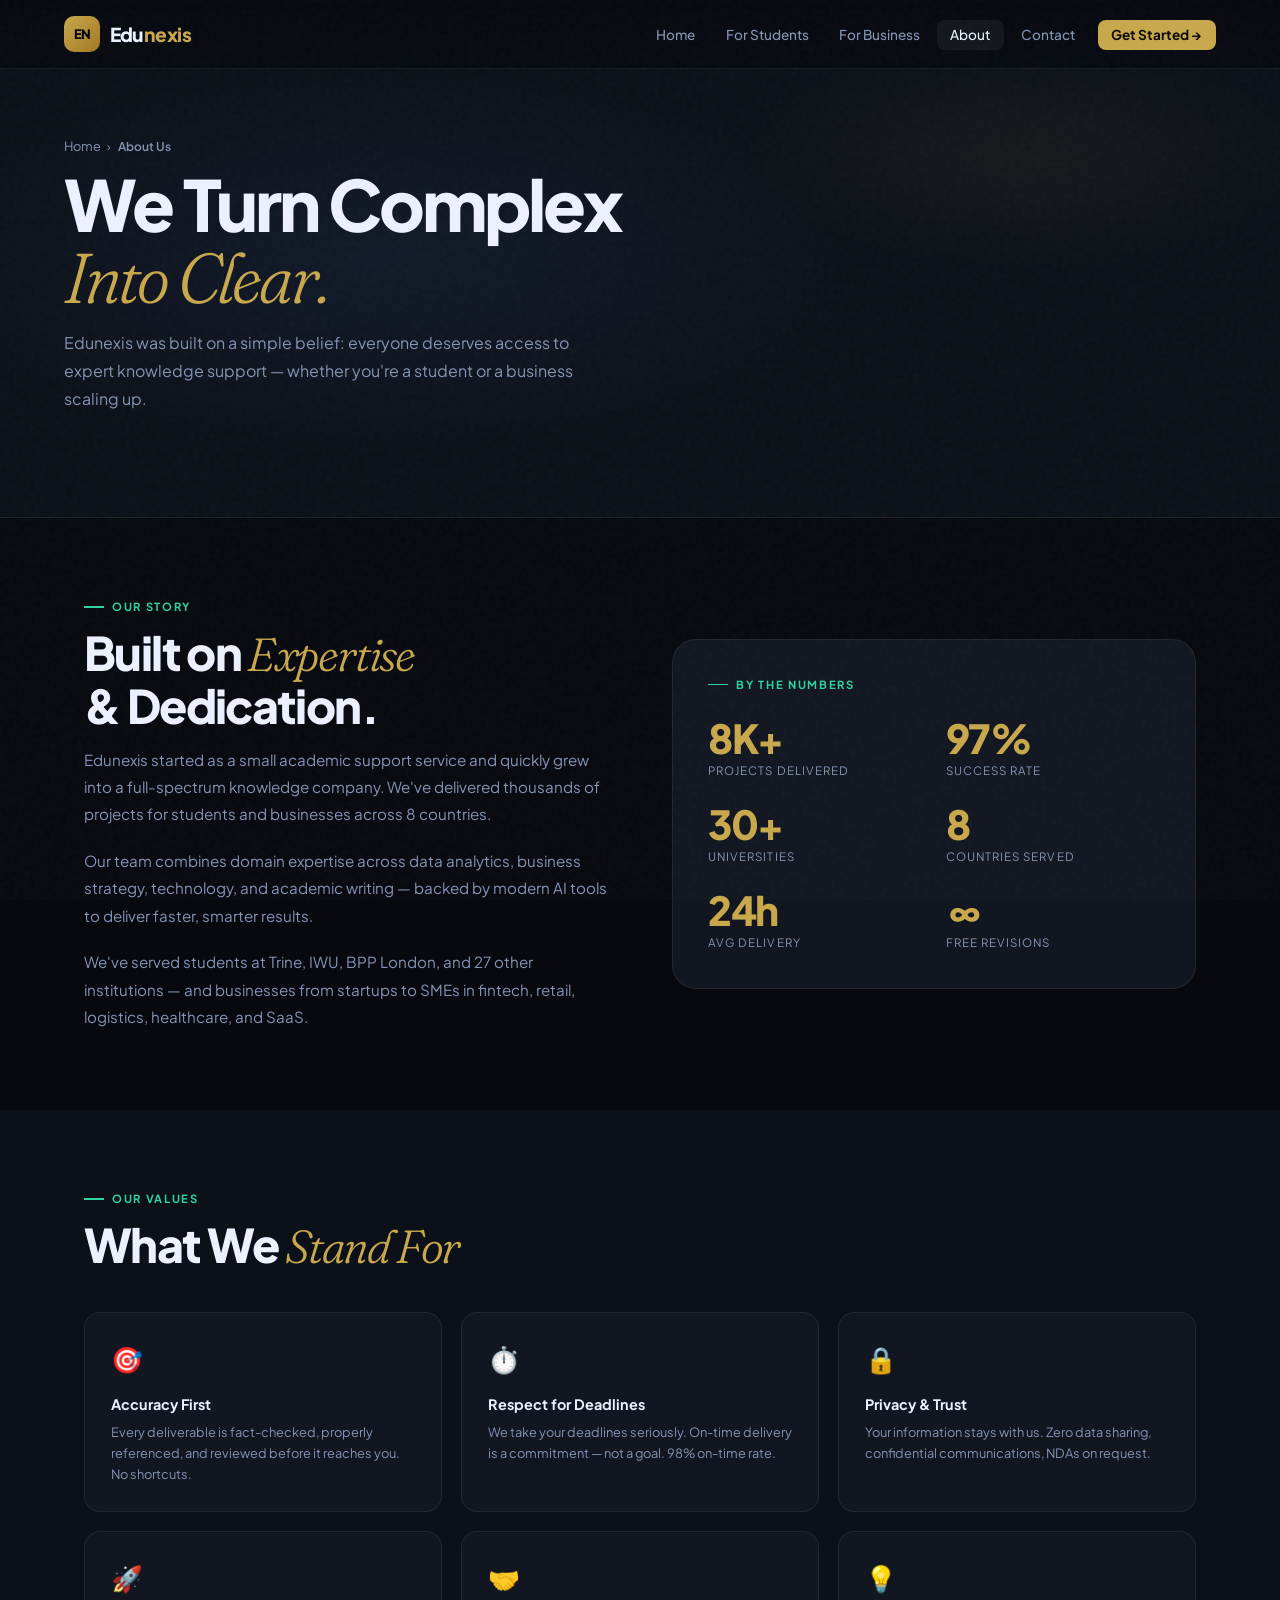
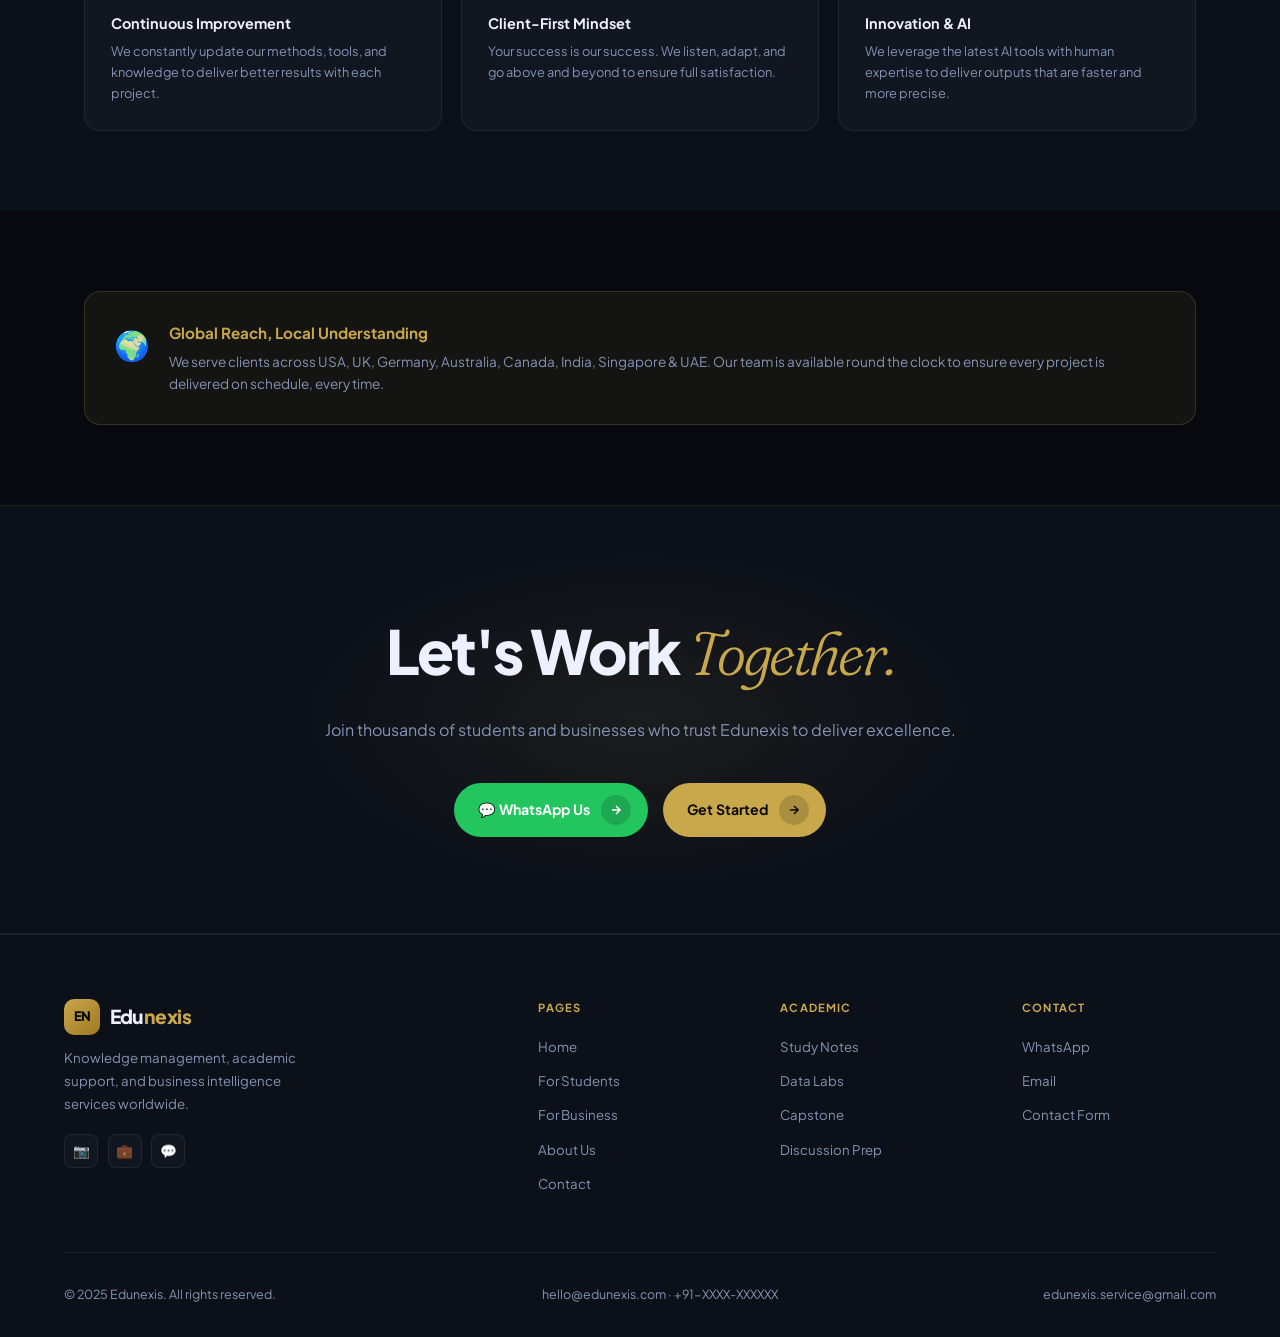
<file: about_v2.html>
<!DOCTYPE html>
<html lang="en">
<head>
<meta charset="UTF-8"><meta name="viewport" content="width=device-width, initial-scale=1.0">
<title>About Us — Edunexis</title>
<link href="https://fonts.googleapis.com/css2?family=Plus+Jakarta+Sans:wght@300;400;500;600;700;800&family=Fraunces:opsz,wght,SOFT,WONK@9..144,100..900,0..100,0..1&display=swap" rel="stylesheet">
<link rel="stylesheet" href="style_v2.css">
</head>
<body>
<nav id="nav">
  <a href="index.html" class="logo"><div class="logo-mark">EN</div><span class="logo-name">Edu<em>nexis</em></span></a>
  <ul class="nav-links">
    <li><a href="index.html">Home</a></li><li><a href="students_v2.html">For Students</a></li>
    <li><a href="business_v2.html">For Business</a></li><li><a href="about_v2.html" class="active">About</a></li>
    <li><a href="contact_v2.html">Contact</a></li><li><a href="contact_v2.html" class="nav-cta">Get Started →</a></li>
  </ul>
  <button class="hamburger" id="hbg"><span></span><span></span><span></span></button>
</nav>
<div class="mob-menu" id="mob"><ul>
  <li><a href="index.html">Home</a></li><li><a href="students_v2.html">For Students</a></li>
  <li><a href="business_v2.html">For Business</a></li><li><a href="about_v2.html">About</a></li>
  <li><a href="contact_v2.html">Contact</a></li><li><a href="contact_v2.html" class="mob-cta">Get Started</a></li>
</ul></div>

<div class="page-hero">
  <div class="page-hero-bg"></div>
  <div class="page-hero-inner">
    <div class="breadcrumb"><a href="index.html">Home</a><span>›</span><span class="bc-cur">About Us</span></div>
    <h1>We Turn Complex<br><span class="serif-gold">Into Clear.</span></h1>
    <p>Edunexis was built on a simple belief: everyone deserves access to expert knowledge support — whether you're a student or a business scaling up.</p>
  </div>
</div>

<section class="sec">
  <div class="about-split reveal">
    <div>
      <div class="sec-tag">Our Story</div>
      <h2 class="sec-title">Built on <span class="serif-gold">Expertise</span><br>& Dedication.</h2>
      <p style="color:var(--sub);font-size:.95rem;line-height:1.8;margin-bottom:1.2rem">Edunexis started as a small academic support service and quickly grew into a full-spectrum knowledge company. We've delivered thousands of projects for students and businesses across 8 countries.</p>
      <p style="color:var(--sub);font-size:.95rem;line-height:1.8;margin-bottom:1.2rem">Our team combines domain expertise across data analytics, business strategy, technology, and academic writing — backed by modern AI tools to deliver faster, smarter results.</p>
      <p style="color:var(--sub);font-size:.95rem;line-height:1.8">We've served students at Trine, IWU, BPP London, and 27 other institutions — and businesses from startups to SMEs in fintech, retail, logistics, healthcare, and SaaS.</p>
    </div>
    <div>
      <div class="about-stat-box">
        <div class="sec-tag">By the Numbers</div>
        <div class="about-stat-grid">
          <div><div class="asn">8K+</div><div class="asl">Projects Delivered</div></div>
          <div><div class="asn">97%</div><div class="asl">Success Rate</div></div>
          <div><div class="asn">30+</div><div class="asl">Universities</div></div>
          <div><div class="asn">8</div><div class="asl">Countries Served</div></div>
          <div><div class="asn">24h</div><div class="asl">Avg Delivery</div></div>
          <div><div class="asn">∞</div><div class="asl">Free Revisions</div></div>
        </div>
      </div>
    </div>
  </div>
</section>

<div class="srv-sec">
  <div class="sec">
    <div class="reveal"><div class="sec-tag">Our Values</div><h2 class="sec-title">What We <span class="serif-gold">Stand For</span></h2></div>
    <div class="val-grid stagger">
      <div class="val-card"><div class="val-icon">🎯</div><h4>Accuracy First</h4><p>Every deliverable is fact-checked, properly referenced, and reviewed before it reaches you. No shortcuts.</p></div>
      <div class="val-card"><div class="val-icon">⏱️</div><h4>Respect for Deadlines</h4><p>We take your deadlines seriously. On-time delivery is a commitment — not a goal. 98% on-time rate.</p></div>
      <div class="val-card"><div class="val-icon">🔒</div><h4>Privacy & Trust</h4><p>Your information stays with us. Zero data sharing, confidential communications, NDAs on request.</p></div>
      <div class="val-card"><div class="val-icon">🚀</div><h4>Continuous Improvement</h4><p>We constantly update our methods, tools, and knowledge to deliver better results with each project.</p></div>
      <div class="val-card"><div class="val-icon">🤝</div><h4>Client-First Mindset</h4><p>Your success is our success. We listen, adapt, and go above and beyond to ensure full satisfaction.</p></div>
      <div class="val-card"><div class="val-icon">💡</div><h4>Innovation & AI</h4><p>We leverage the latest AI tools with human expertise to deliver outputs that are faster and more precise.</p></div>
    </div>
  </div>
</div>

<section class="sec">
  <div class="highlight-box reveal">
    <div class="hl-icon">🌍</div>
    <div><h4>Global Reach, Local Understanding</h4><p>We serve clients across USA, UK, Germany, Australia, Canada, India, Singapore & UAE. Our team is available round the clock to ensure every project is delivered on schedule, every time.</p></div>
  </div>
</section>

<section class="cta-sec">
  <div class="cta-glow"></div>
  <h2>Let's Work <span class="serif-gold">Together.</span></h2>
  <p>Join thousands of students and businesses who trust Edunexis to deliver excellence.</p>
  <div class="cta-btns">
    <a href="https://wa.me/91XXXXXXXXXX" class="btn-wa">💬 WhatsApp Us <span class="arr-circle"><svg viewBox="0 0 24 24"><path d="M5 12h14M12 5l7 7-7 7"/></svg></span></a>
    <a href="contact_v2.html" class="btn-arrow">Get Started <span class="arr-circle"><svg viewBox="0 0 24 24"><path d="M5 12h14M12 5l7 7-7 7"/></svg></span></a>
  </div>
</section>

<footer><div class="foot-top">
  <div class="foot-brand"><a href="index.html" class="logo"><div class="logo-mark">EN</div><span class="logo-name">Edu<em>nexis</em></span></a><p>Knowledge management, academic support, and business intelligence services worldwide.</p><div class="soc-row"><a href="#" class="soc-btn">📷</a><a href="#" class="soc-btn">💼</a><a href="#" class="soc-btn">💬</a></div></div>
  <div class="foot-col"><h5>Pages</h5><ul><li><a href="index_v2.html">Home</a></li><li><a href="students_v2.html">For Students</a></li><li><a href="business_v2.html">For Business</a></li><li><a href="about_v2.html">About Us</a></li><li><a href="contact_v2.html">Contact</a></li></ul></div>
  <div class="foot-col"><h5>Academic</h5><ul><li><a href="students_v2.html">Study Notes</a></li><li><a href="students_v2.html">Data Labs</a></li><li><a href="students_v2.html">Capstone</a></li><li><a href="students_v2.html">Discussion Prep</a></li></ul></div>
  <div class="foot-col"><h5>Contact</h5><ul><li><a href="https://wa.me/91XXXXXXXXXX">WhatsApp</a></li><li><a href="mailto:edunexis.service@gmail.com">Email</a></li><li><a href="contact_v2.html">Contact Form</a></li></ul></div>
</div><div class="foot-bottom"><p>© 2025 Edunexis. All rights reserved.</p><p>hello@edunexis.com · +91-XXXX-XXXXXX</p><p>edunexis.service@gmail.com</p></div></footer>
<script src="script_v2.js"></script>
</body></html>
</file>
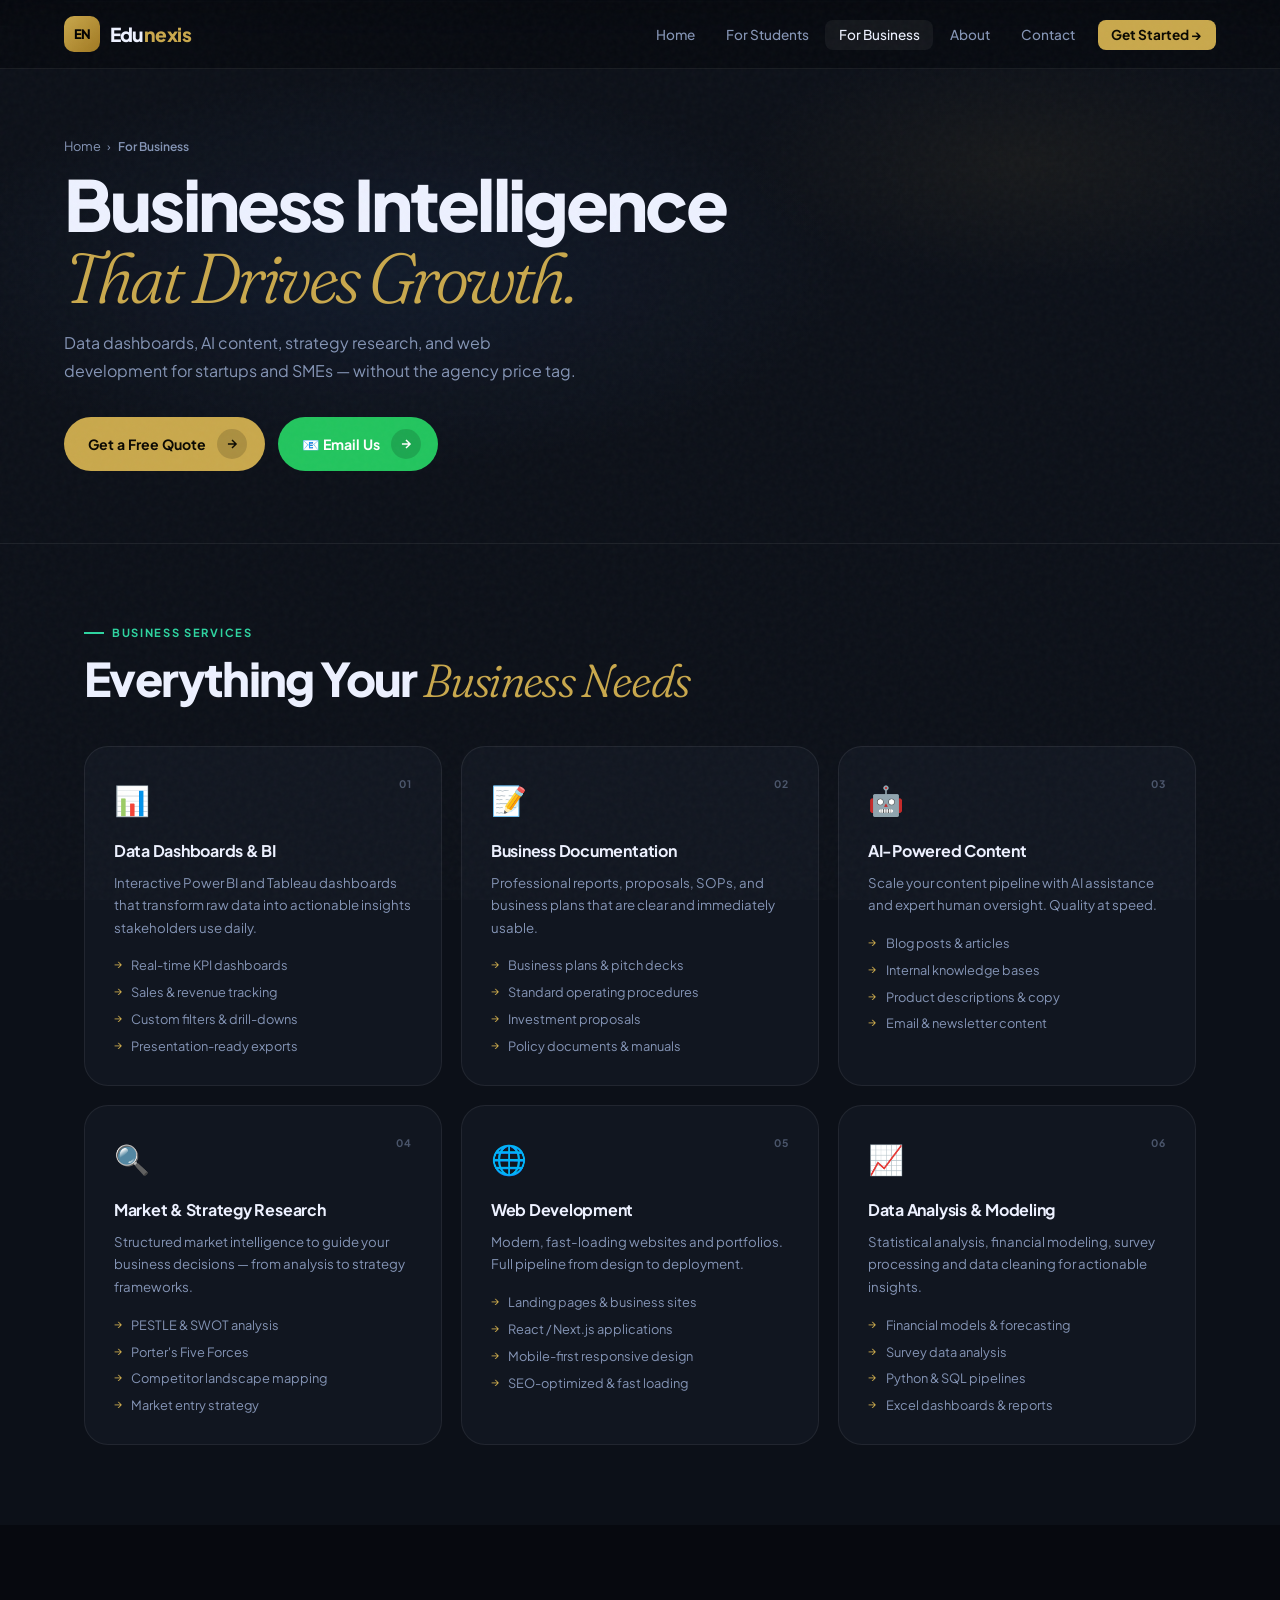
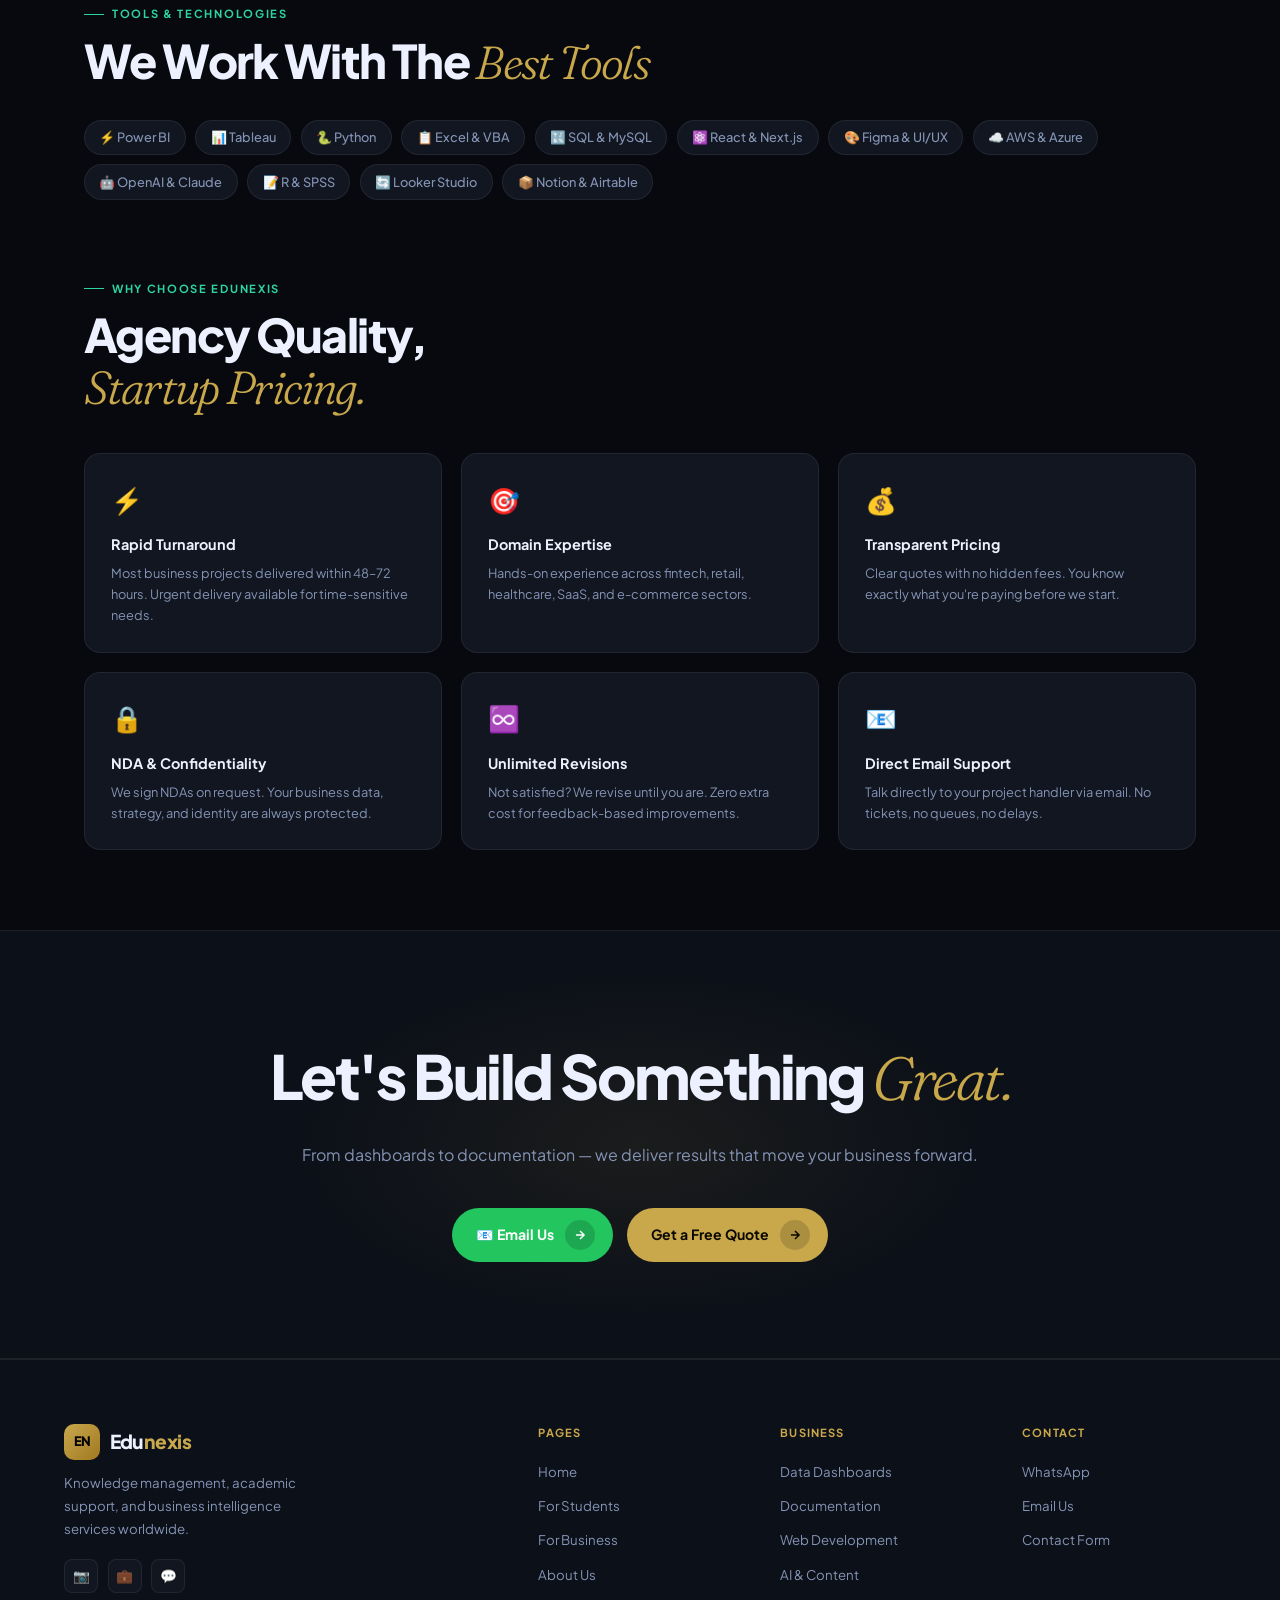
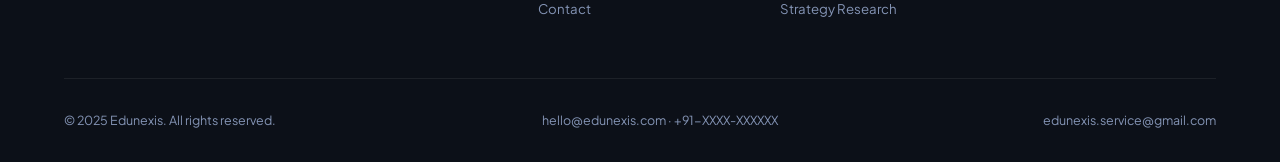
<file: business_v2.html>
<!DOCTYPE html>
<html lang="en">
<head>
<meta charset="UTF-8"><meta name="viewport" content="width=device-width, initial-scale=1.0">
<title>For Business — Edunexis</title>
<link href="https://fonts.googleapis.com/css2?family=Plus+Jakarta+Sans:wght@300;400;500;600;700;800&family=Fraunces:opsz,wght,SOFT,WONK@9..144,100..900,0..100,0..1&display=swap" rel="stylesheet">
<link rel="stylesheet" href="style_v2.css">
</head>
<body>
<nav id="nav">
  <a href="index.html" class="logo"><div class="logo-mark">EN</div><span class="logo-name">Edu<em>nexis</em></span></a>
  <ul class="nav-links">
    <li><a href="index.html">Home</a></li><li><a href="students_v2.html">For Students</a></li>
    <li><a href="business_v2.html" class="active">For Business</a></li><li><a href="about_v2.html">About</a></li>
    <li><a href="contact_v2.html">Contact</a></li><li><a href="contact_v2.html" class="nav-cta">Get Started →</a></li>
  </ul>
  <button class="hamburger" id="hbg"><span></span><span></span><span></span></button>
</nav>
<div class="mob-menu" id="mob"><ul>
  <li><a href="index.html">Home</a></li><li><a href="students_v2.html">For Students</a></li>
  <li><a href="business_v2.html">For Business</a></li><li><a href="about_v2.html">About</a></li>
  <li><a href="contact_v2.html">Contact</a></li><li><a href="contact_v2.html" class="mob-cta">Get Started</a></li>
</ul></div>

<div class="page-hero">
  <div class="page-hero-bg"></div>
  <div class="page-hero-inner">
    <div class="breadcrumb"><a href="index.html">Home</a><span>›</span><span class="bc-cur">For Business</span></div>
    <h1>Business Intelligence<br><span class="serif-gold">That Drives Growth.</span></h1>
    <p>Data dashboards, AI content, strategy research, and web development for startups and SMEs — without the agency price tag.</p>
    <div class="page-hero-btns">
      <a href="contact_v2.html" class="btn-arrow">Get a Free Quote <span class="arr-circle"><svg viewBox="0 0 24 24"><path d="M5 12h14M12 5l7 7-7 7"/></svg></span></a>
      <a href="mailto:edunexis.service@gmail.com?subject=Business%20Project%20Inquiry" class="btn-wa">📧 Email Us <span class="arr-circle"><svg viewBox="0 0 24 24"><path d="M5 12h14M12 5l7 7-7 7"/></svg></span></a>
    </div>
  </div>
</div>

<div class="srv-sec">
  <div class="sec">
    <div class="reveal">
      <div class="sec-tag">Business Services</div>
      <h2 class="sec-title">Everything Your <span class="serif-gold">Business Needs</span></h2>
    </div>
    <div class="detail-grid stagger">
      <div class="detail-card"><div class="dc-top"><div class="dc-icon">📊</div><div class="dc-num">01</div></div><h3>Data Dashboards & BI</h3><p>Interactive Power BI and Tableau dashboards that transform raw data into actionable insights stakeholders use daily.</p><ul class="dc-list"><li>Real-time KPI dashboards</li><li>Sales & revenue tracking</li><li>Custom filters & drill-downs</li><li>Presentation-ready exports</li></ul></div>
      <div class="detail-card"><div class="dc-top"><div class="dc-icon">📝</div><div class="dc-num">02</div></div><h3>Business Documentation</h3><p>Professional reports, proposals, SOPs, and business plans that are clear and immediately usable.</p><ul class="dc-list"><li>Business plans & pitch decks</li><li>Standard operating procedures</li><li>Investment proposals</li><li>Policy documents & manuals</li></ul></div>
      <div class="detail-card"><div class="dc-top"><div class="dc-icon">🤖</div><div class="dc-num">03</div></div><h3>AI-Powered Content</h3><p>Scale your content pipeline with AI assistance and expert human oversight. Quality at speed.</p><ul class="dc-list"><li>Blog posts & articles</li><li>Internal knowledge bases</li><li>Product descriptions & copy</li><li>Email & newsletter content</li></ul></div>
      <div class="detail-card"><div class="dc-top"><div class="dc-icon">🔍</div><div class="dc-num">04</div></div><h3>Market & Strategy Research</h3><p>Structured market intelligence to guide your business decisions — from analysis to strategy frameworks.</p><ul class="dc-list"><li>PESTLE & SWOT analysis</li><li>Porter's Five Forces</li><li>Competitor landscape mapping</li><li>Market entry strategy</li></ul></div>
      <div class="detail-card"><div class="dc-top"><div class="dc-icon">🌐</div><div class="dc-num">05</div></div><h3>Web Development</h3><p>Modern, fast-loading websites and portfolios. Full pipeline from design to deployment.</p><ul class="dc-list"><li>Landing pages & business sites</li><li>React / Next.js applications</li><li>Mobile-first responsive design</li><li>SEO-optimized & fast loading</li></ul></div>
      <div class="detail-card"><div class="dc-top"><div class="dc-icon">📈</div><div class="dc-num">06</div></div><h3>Data Analysis & Modeling</h3><p>Statistical analysis, financial modeling, survey processing and data cleaning for actionable insights.</p><ul class="dc-list"><li>Financial models & forecasting</li><li>Survey data analysis</li><li>Python & SQL pipelines</li><li>Excel dashboards & reports</li></ul></div>
    </div>
  </div>
</div>

<section class="sec">
  <div class="reveal"><div class="sec-tag">Tools & Technologies</div><h2 class="sec-title">We Work With The <span class="serif-gold">Best Tools</span></h2></div>
  <div class="chip-cloud stagger" style="margin-top:2rem">
    <div class="chip">⚡ Power BI</div><div class="chip">📊 Tableau</div><div class="chip">🐍 Python</div>
    <div class="chip">📋 Excel & VBA</div><div class="chip">🔣 SQL & MySQL</div><div class="chip">⚛️ React & Next.js</div>
    <div class="chip">🎨 Figma & UI/UX</div><div class="chip">☁️ AWS & Azure</div><div class="chip">🤖 OpenAI & Claude</div>
    <div class="chip">📝 R & SPSS</div><div class="chip">🔄 Looker Studio</div><div class="chip">📦 Notion & Airtable</div>
  </div>
</section>

<section class="sec" style="padding-top:0">
  <div class="reveal"><div class="sec-tag">Why Choose Edunexis</div><h2 class="sec-title">Agency Quality,<br><span class="serif-gold">Startup Pricing.</span></h2></div>
  <div class="val-grid stagger">
    <div class="val-card"><div class="val-icon">⚡</div><h4>Rapid Turnaround</h4><p>Most business projects delivered within 48–72 hours. Urgent delivery available for time-sensitive needs.</p></div>
    <div class="val-card"><div class="val-icon">🎯</div><h4>Domain Expertise</h4><p>Hands-on experience across fintech, retail, healthcare, SaaS, and e-commerce sectors.</p></div>
    <div class="val-card"><div class="val-icon">💰</div><h4>Transparent Pricing</h4><p>Clear quotes with no hidden fees. You know exactly what you're paying before we start.</p></div>
    <div class="val-card"><div class="val-icon">🔒</div><h4>NDA & Confidentiality</h4><p>We sign NDAs on request. Your business data, strategy, and identity are always protected.</p></div>
    <div class="val-card"><div class="val-icon">♾️</div><h4>Unlimited Revisions</h4><p>Not satisfied? We revise until you are. Zero extra cost for feedback-based improvements.</p></div>
    <div class="val-card"><div class="val-icon">📧</div><h4>Direct Email Support</h4><p>Talk directly to your project handler via email. No tickets, no queues, no delays.</p></div>
  </div>
</section>

<section class="cta-sec">
  <div class="cta-glow"></div>
  <h2>Let's Build Something <span class="serif-gold">Great.</span></h2>
  <p>From dashboards to documentation — we deliver results that move your business forward.</p>
  <div class="cta-btns">
    <a href="mailto:edunexis.service@gmail.com?subject=Business%20Solution%20Quote" class="btn-wa">📧 Email Us <span class="arr-circle"><svg viewBox="0 0 24 24"><path d="M5 12h14M12 5l7 7-7 7"/></svg></span></a>
    <a href="contact_v2.html" class="btn-arrow">Get a Free Quote <span class="arr-circle"><svg viewBox="0 0 24 24"><path d="M5 12h14M12 5l7 7-7 7"/></svg></span></a>
  </div>
</section>

<footer><div class="foot-top">
  <div class="foot-brand"><a href="index.html" class="logo"><div class="logo-mark">EN</div><span class="logo-name">Edu<em>nexis</em></span></a><p>Knowledge management, academic support, and business intelligence services worldwide.</p><div class="soc-row"><a href="#" class="soc-btn">📷</a><a href="#" class="soc-btn">💼</a><a href="#" class="soc-btn">💬</a></div></div>
  <div class="foot-col"><h5>Pages</h5><ul><li><a href="index.html">Home</a></li><li><a href="students_v2.html">For Students</a></li><li><a href="business_v2.html">For Business</a></li><li><a href="about_v2.html">About Us</a></li><li><a href="contact_v2.html">Contact</a></li></ul></div>
  <div class="foot-col"><h5>Business</h5><ul><li><a href="business_v2.html">Data Dashboards</a></li><li><a href="business_v2.html">Documentation</a></li><li><a href="business_v2.html">Web Development</a></li><li><a href="business_v2.html">AI & Content</a></li><li><a href="business_v2.html">Strategy Research</a></li></ul></div>
  <div class="foot-col"><h5>Contact</h5><ul><li><a href="https://wa.me/91XXXXXXXXXX">WhatsApp</a></li><li><a href="mailto:edunexis.service@gmail.com">Email Us</a></li><li><a href="contact_v2.html">Contact Form</a></li></ul></div>
</div><div class="foot-bottom"><p>© 2025 Edunexis. All rights reserved.</p><p>hello@edunexis.com · +91-XXXX-XXXXXX</p><p>edunexis.service@gmail.com</p></div></footer>
<script src="script_v2.js"></script>
</body></html>
</file>
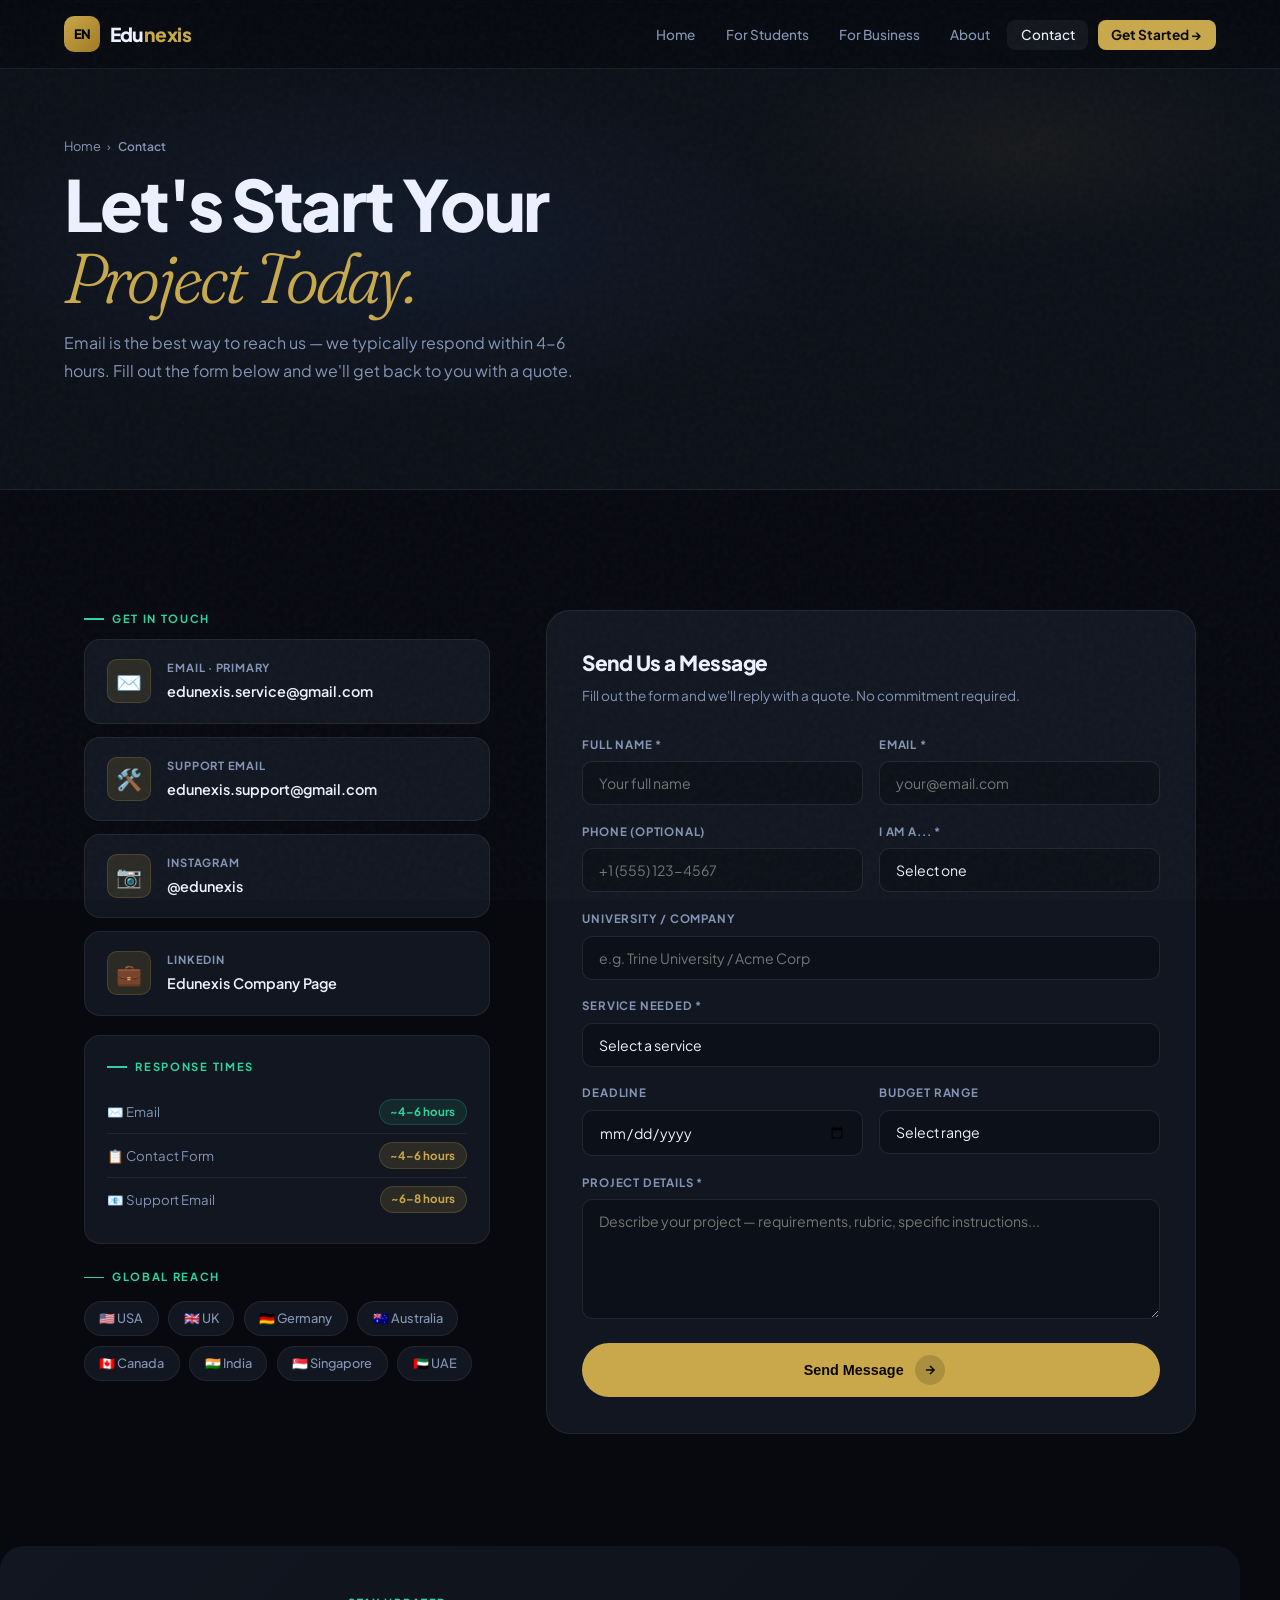
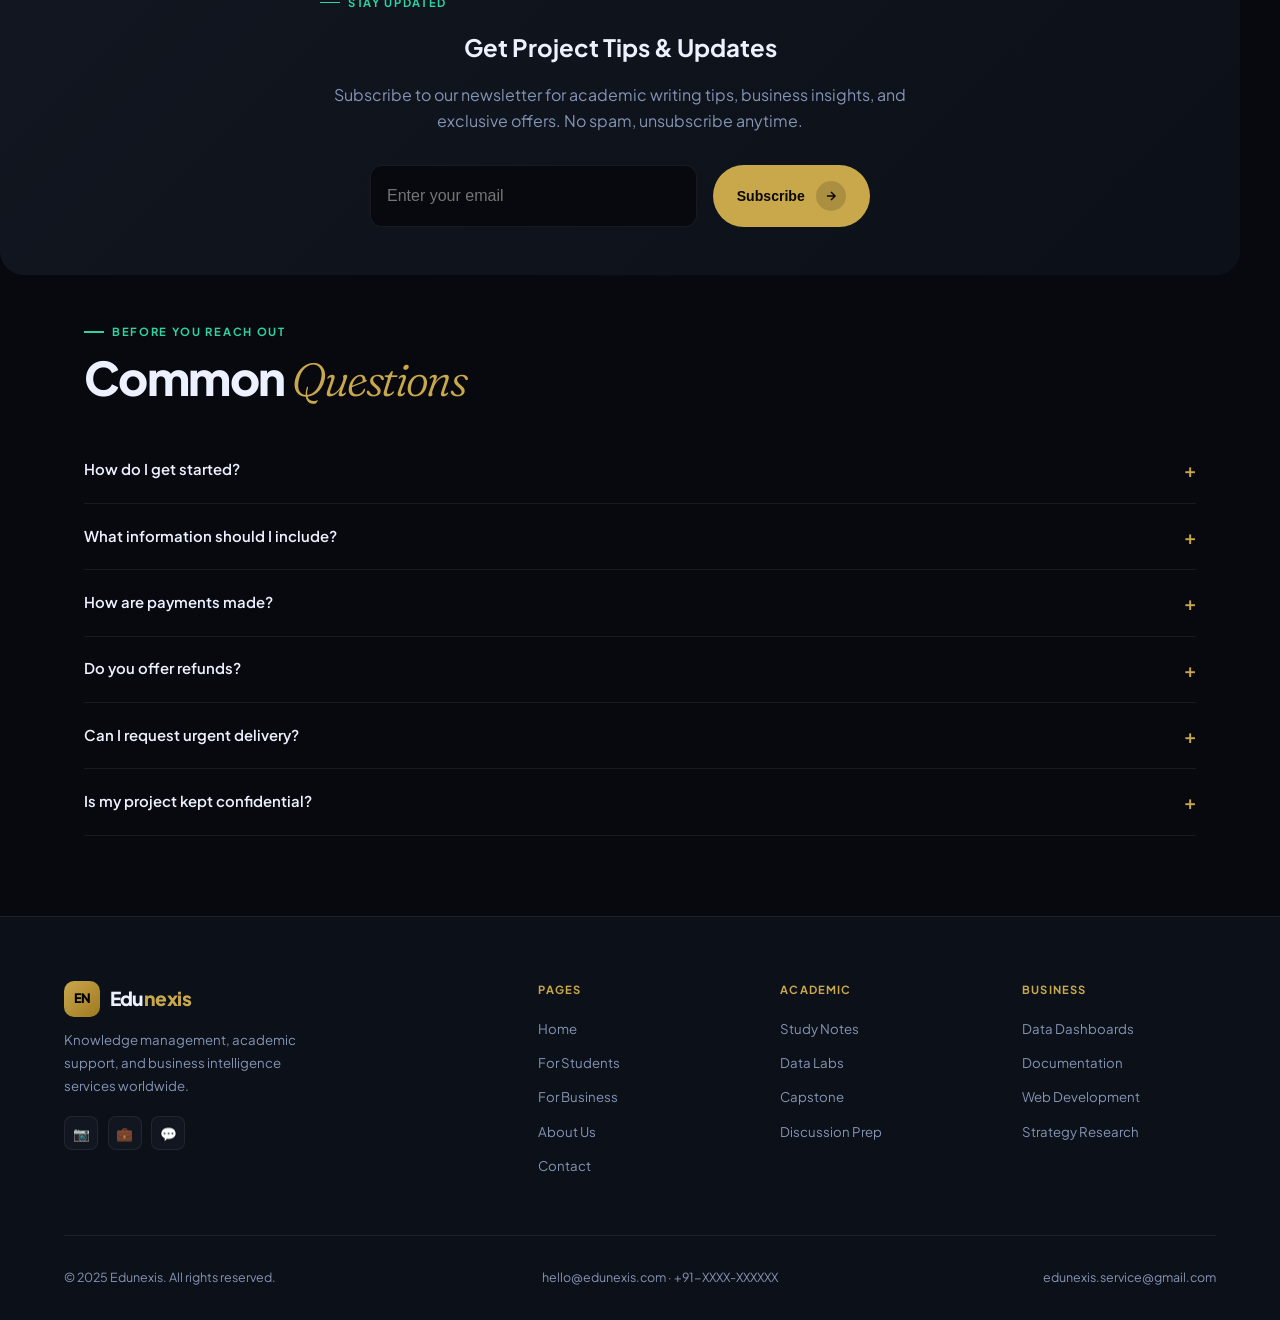
<file: contact_v2.html>
<!DOCTYPE html>
<html lang="en">
<head>
<meta charset="UTF-8"><meta name="viewport" content="width=device-width, initial-scale=1.0">
<title>Contact — Edunexis</title>
<link href="https://fonts.googleapis.com/css2?family=Plus+Jakarta+Sans:wght@300;400;500;600;700;800&family=Fraunces:opsz,wght,SOFT,WONK@9..144,100..900,0..100,0..1&display=swap" rel="stylesheet">
<link rel="stylesheet" href="style_v2.css">
</head>
<body>
<nav id="nav">
  <a href="index.html" class="logo"><div class="logo-mark">EN</div><span class="logo-name">Edu<em>nexis</em></span></a>
  <ul class="nav-links">
    <li><a href="index.html">Home</a></li><li><a href="students_v2.html">For Students</a></li>
    <li><a href="business_v2.html">For Business</a></li><li><a href="about_v2.html">About</a></li>
    <li><a href="contact_v2.html" class="active">Contact</a></li><li><a href="contact_v2.html" class="nav-cta">Get Started →</a></li>
  </ul>
  <button class="hamburger" id="hbg"><span></span><span></span><span></span></button>
</nav>
<div class="mob-menu" id="mob"><ul>
  <li><a href="index.html">Home</a></li><li><a href="students_v2.html">For Students</a></li>
  <li><a href="business_v2.html">For Business</a></li><li><a href="about_v2.html">About</a></li>
  <li><a href="contact_v2.html">Contact</a></li><li><a href="contact_v2.html" class="mob-cta">Get Started</a></li>
</ul></div>

<div class="page-hero">
  <div class="page-hero-bg"></div>
  <div class="page-hero-inner">
    <div class="breadcrumb"><a href="index.html">Home</a><span>›</span><span class="bc-cur">Contact</span></div>
    <h1>Let's Start Your<br><span class="serif-gold">Project Today.</span></h1>
    <p>Email is the best way to reach us — we typically respond within 4-6 hours. Fill out the form below and we'll get back to you with a quote.</p>
  </div>
</div>

<section class="sec">
  <div class="contact-layout">
    <!-- LEFT -->
    <div>
      <div class="sec-tag reveal">Get In Touch</div>
      <div class="contact-items stagger">
        <a href="mailto:edunexis.service@gmail.com" class="contact-item">
          <div class="ci-icon">✉️</div>
          <div><div class="ci-label">Email · Primary</div><div class="ci-val">edunexis.service@gmail.com</div></div>
        </a>
        <a href="mailto:edunexis.support@gmail.com" class="contact-item">
          <div class="ci-icon">🛠️</div>
          <div><div class="ci-label">Support Email</div><div class="ci-val">edunexis.support@gmail.com</div></div>
        </a>
        <a href="https://instagram.com/edunexis" class="contact-item">
          <div class="ci-icon">📷</div>
          <div><div class="ci-label">Instagram</div><div class="ci-val">@edunexis</div></div>
        </a>
        <a href="https://linkedin.com/company/edunexis" class="contact-item">
          <div class="ci-icon">💼</div>
          <div><div class="ci-label">LinkedIn</div><div class="ci-val">Edunexis Company Page</div></div>
        </a>
      </div>

      <div class="resp-box reveal" style="margin-top:1.2rem">
        <div class="sec-tag" style="margin-bottom:.9rem">Response Times</div>
        <div class="resp-row"><span class="resp-label">✉️ Email</span><span class="resp-badge badge-green">~4–6 hours</span></div>
        <div class="resp-row"><span class="resp-label">📋 Contact Form</span><span class="resp-badge badge-gold">~4–6 hours</span></div>
        <div class="resp-row"><span class="resp-label">📧 Support Email</span><span class="resp-badge badge-gold">~6–8 hours</span></div>
      </div>

      <div style="margin-top:1.5rem" class="reveal">
        <div class="sec-tag" style="margin-bottom:.9rem">Global Reach</div>
        <div class="chip-cloud">
          <div class="chip">🇺🇸 USA</div><div class="chip">🇬🇧 UK</div><div class="chip">🇩🇪 Germany</div>
          <div class="chip">🇦🇺 Australia</div><div class="chip">🇨🇦 Canada</div><div class="chip">🇮🇳 India</div>
          <div class="chip">🇸🇬 Singapore</div><div class="chip">🇦🇪 UAE</div>
        </div>
      </div>
    </div>

    <!-- RIGHT: FORM -->
    <div class="form-box reveal">
      <h3>Send Us a Message</h3>
      <p class="form-sub">Fill out the form and we'll reply with a quote. No commitment required.</p>
      <form>
        <div class="form-row">
          <div class="form-group"><label>Full Name *</label><input type="text" placeholder="Your full name" required></div>
          <div class="form-group"><label>Email *</label><input type="email" placeholder="your@email.com" required></div>
        </div>
        <div class="form-row">
          <div class="form-group"><label>Phone (Optional)</label><input type="tel" placeholder="+1 (555) 123-4567"></div>
          <div class="form-group"><label>I am a... *</label>
            <select required><option value="" disabled selected>Select one</option><option>Student</option><option>Startup / Small Business</option><option>Corporate / Enterprise</option><option>Professional</option><option>Other</option></select>
          </div>
        </div>
        <div class="form-group"><label>University / Company</label><input type="text" placeholder="e.g. Trine University / Acme Corp"></div>
        <div class="form-group"><label>Service Needed *</label>
          <select required><option value="" disabled selected>Select a service</option><option>Study Notes / Academic Support</option><option>Data Analysis Lab</option><option>Research / Capstone Project</option><option>Discussion Board Prep</option><option>Assignment / Essay</option><option>Power BI / Tableau Dashboard</option><option>Business Documentation</option><option>Market Research / PESTLE</option><option>Web Development</option><option>AI-Powered Content</option><option>Other</option></select>
        </div>
        <div class="form-row">
          <div class="form-group"><label>Deadline</label><input type="date"></div>
          <div class="form-group"><label>Budget Range</label>
            <select><option value="" disabled selected>Select range</option><option>Under $50</option><option>$50 – $150</option><option>$150 – $500</option><option>$500 – $1000</option><option>$1000+</option></select>
          </div>
        </div>
        <div class="form-group"><label>Project Details *</label><textarea placeholder="Describe your project — requirements, rubric, specific instructions..." required></textarea></div>
        <button type="submit" class="btn-arrow form-full">
          Send Message
          <span class="arr-circle"><svg viewBox="0 0 24 24"><path d="M5 12h14M12 5l7 7-7 7"/></svg></span>
        </button>
      </form>
    </div>
  </div>
</section>

<!-- NEWSLETTER -->
<section class="sec" style="background:linear-gradient(135deg,var(--card),var(--surface));border-radius:24px;margin:2rem 0;padding:3rem">
  <div class="reveal" style="text-align:center;max-width:600px;margin:0 auto">
    <div class="sec-tag" style="margin-bottom:1rem">Stay Updated</div>
    <h2 style="margin-bottom:1rem">Get Project Tips & Updates</h2>
    <p style="margin-bottom:2rem;color:var(--sub)">Subscribe to our newsletter for academic writing tips, business insights, and exclusive offers. No spam, unsubscribe anytime.</p>
    <form class="newsletter-form" style="display:flex;gap:1rem;max-width:500px;margin:0 auto">
      <input type="email" placeholder="Enter your email" style="flex:1;padding:1rem;border-radius:12px;border:1px solid var(--border);background:var(--bg);color:var(--text);font-size:1rem" required>
      <button type="submit" class="btn-arrow" style="padding:1rem 1.5rem">
        Subscribe
        <span class="arr-circle"><svg viewBox="0 0 24 24"><path d="M5 12h14M12 5l7 7-7 7"/></svg></span>
      </button>
    </form>
  </div>
</section>

<!-- FAQ -->
<section class="sec" style="padding-top:1rem;padding-bottom:5rem">
  <div class="reveal"><div class="sec-tag">Before You Reach Out</div><h2 class="sec-title">Common <span class="serif-gold">Questions</span></h2></div>
  <div class="faq-list reveal">
    <div class="faq-item"><div class="faq-q">How do I get started? <span class="faq-icon">+</span></div><div class="faq-a">Fill out the form above or email us at edunexis.service@gmail.com with your requirements and deadline. We'll respond with a clear quote within 4-6 hours.</div></div>
    <div class="faq-item"><div class="faq-q">What information should I include? <span class="faq-icon">+</span></div><div class="faq-a">Include the type of project, your university or company, the deadline, any rubric or requirements, and any files or materials we need to reference. More detail = faster quote.</div></div>
    <div class="faq-item"><div class="faq-q">How are payments made? <span class="faq-icon">+</span></div><div class="faq-a">We accept UPI, bank transfer, PayPal, and Wise. Payment details are shared after your project is confirmed. No upfront payment for first-time clients on small projects.</div></div>
    <div class="faq-item"><div class="faq-q">Do you offer refunds? <span class="faq-icon">+</span></div><div class="faq-a">We offer unlimited revisions first. In exceptional cases where we truly cannot meet requirements, a partial or full refund is arranged. We prioritize satisfaction above all.</div></div>
    <div class="faq-item"><div class="faq-q">Can I request urgent delivery? <span class="faq-icon">+</span></div><div class="faq-a">Yes! Same-day and next-day delivery available. Just mention your deadline and we'll confirm. An urgent fee may apply depending on project size.</div></div>
    <div class="faq-item"><div class="faq-q">Is my project kept confidential? <span class="faq-icon">+</span></div><div class="faq-a">Absolutely. Your name, university, business info, and project details are never shared. NDAs available on request at no charge.</div></div>
  </div>
</section>

<footer><div class="foot-top">
  <div class="foot-brand"><a href="index.html" class="logo"><div class="logo-mark">EN</div><span class="logo-name">Edu<em>nexis</em></span></a><p>Knowledge management, academic support, and business intelligence services worldwide.</p><div class="soc-row"><a href="#" class="soc-btn">📷</a><a href="#" class="soc-btn">💼</a><a href="#" class="soc-btn">💬</a></div></div>
  <div class="foot-col"><h5>Pages</h5><ul><li><a href="index.html">Home</a></li><li><a href="students_v2.html">For Students</a></li><li><a href="business_v2.html">For Business</a></li><li><a href="about_v2.html">About Us</a></li><li><a href="contact_v2.html">Contact</a></li></ul></div>
  <div class="foot-col"><h5>Academic</h5><ul><li><a href="students_v2.html">Study Notes</a></li><li><a href="students_v2.html">Data Labs</a></li><li><a href="students_v2.html">Capstone</a></li><li><a href="students_v2.html">Discussion Prep</a></li></ul></div>
  <div class="foot-col"><h5>Business</h5><ul><li><a href="business_v2.html">Data Dashboards</a></li><li><a href="business_v2.html">Documentation</a></li><li><a href="business_v2.html">Web Development</a></li><li><a href="business_v2.html">Strategy Research</a></li></ul></div>
</div><div class="foot-bottom"><p>© 2025 Edunexis. All rights reserved.</p><p>hello@edunexis.com · +91-XXXX-XXXXXX</p><p>edunexis.service@gmail.com</p></div></footer>
<script src="script_v2.js"></script>
</body></html>
</file>
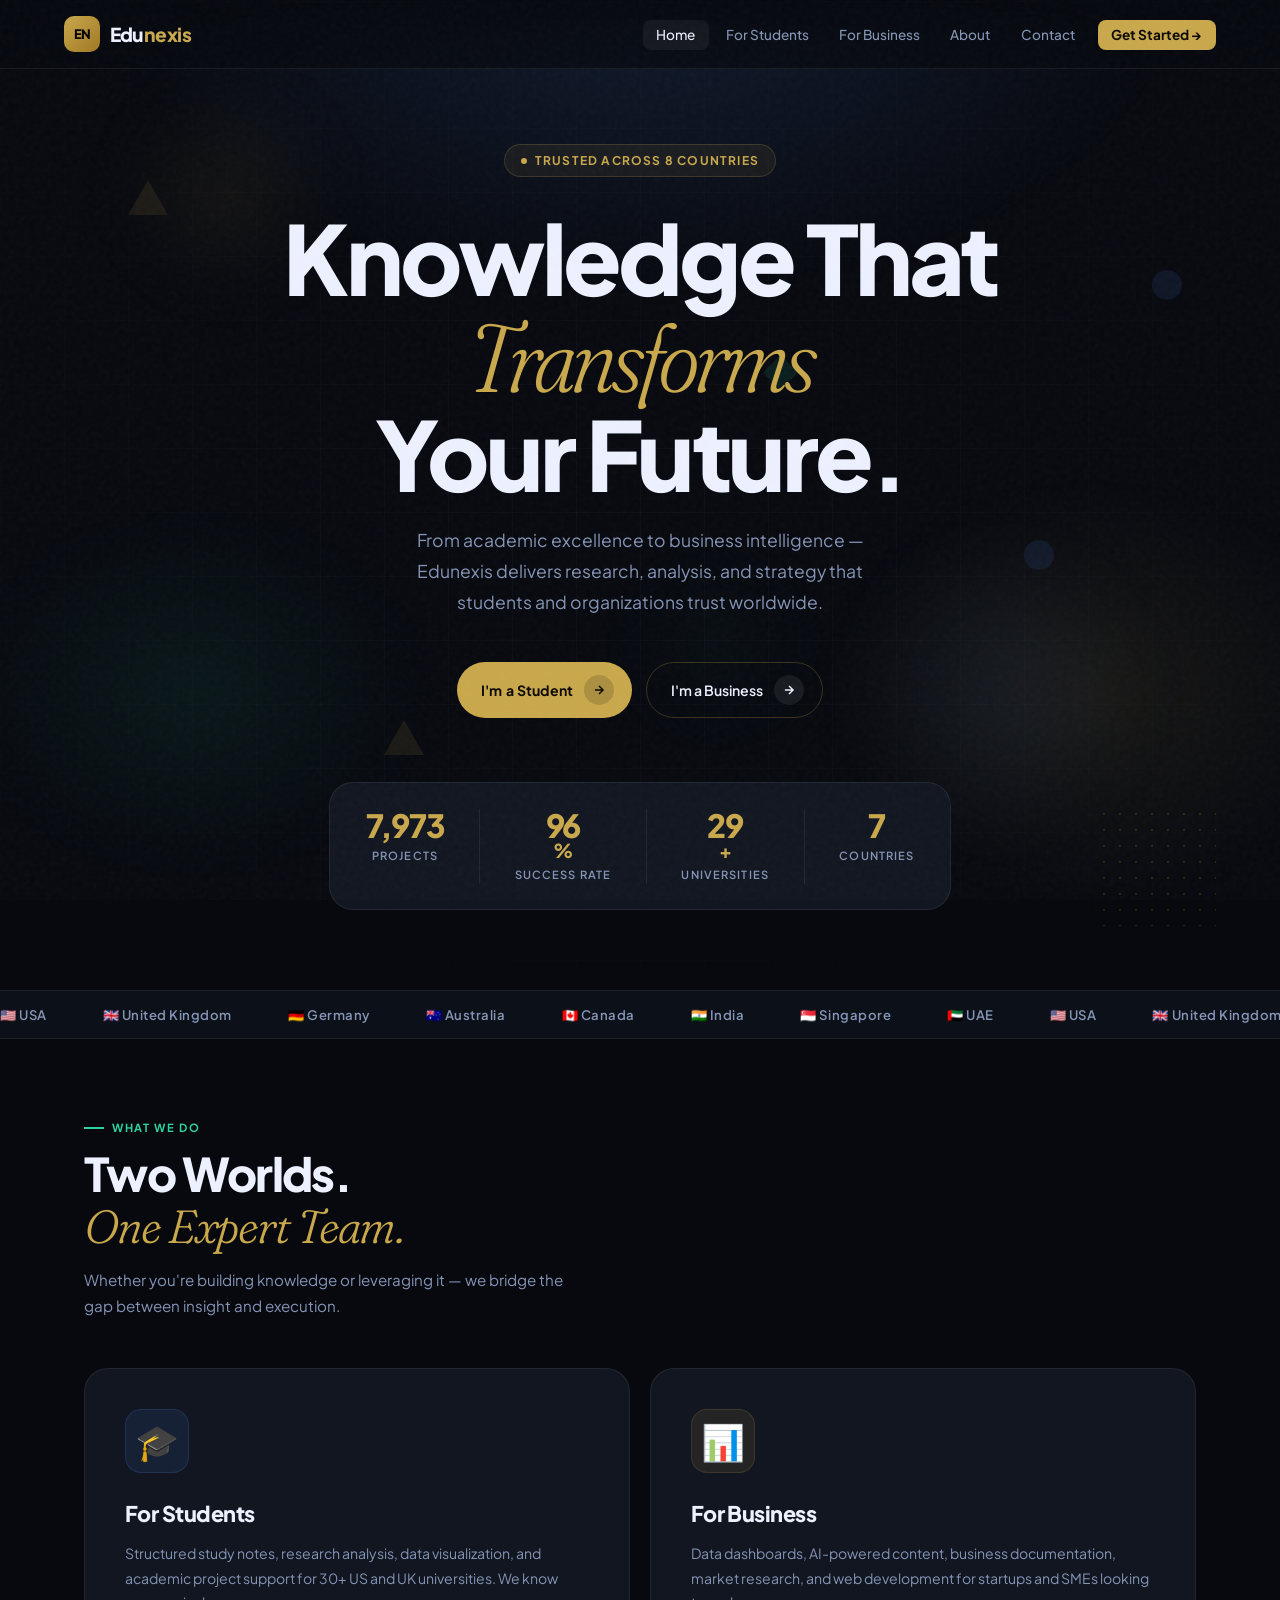
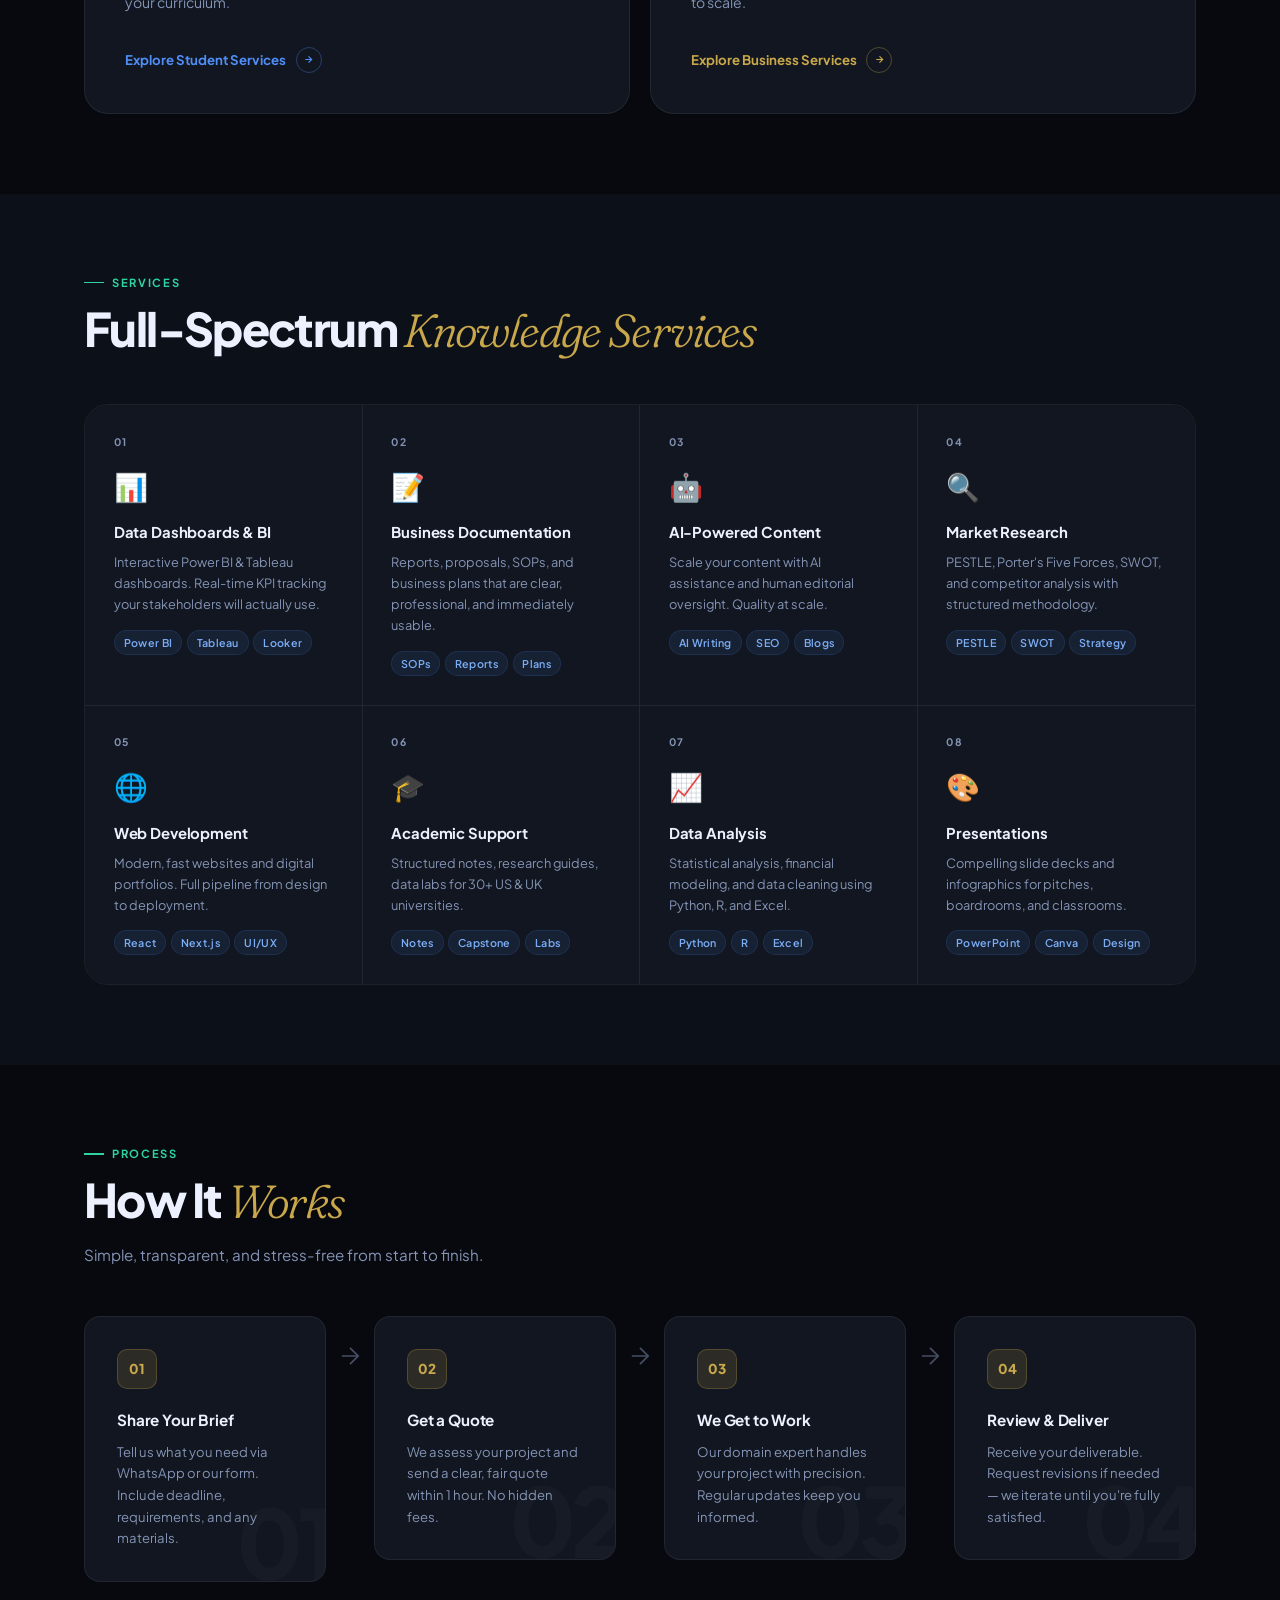
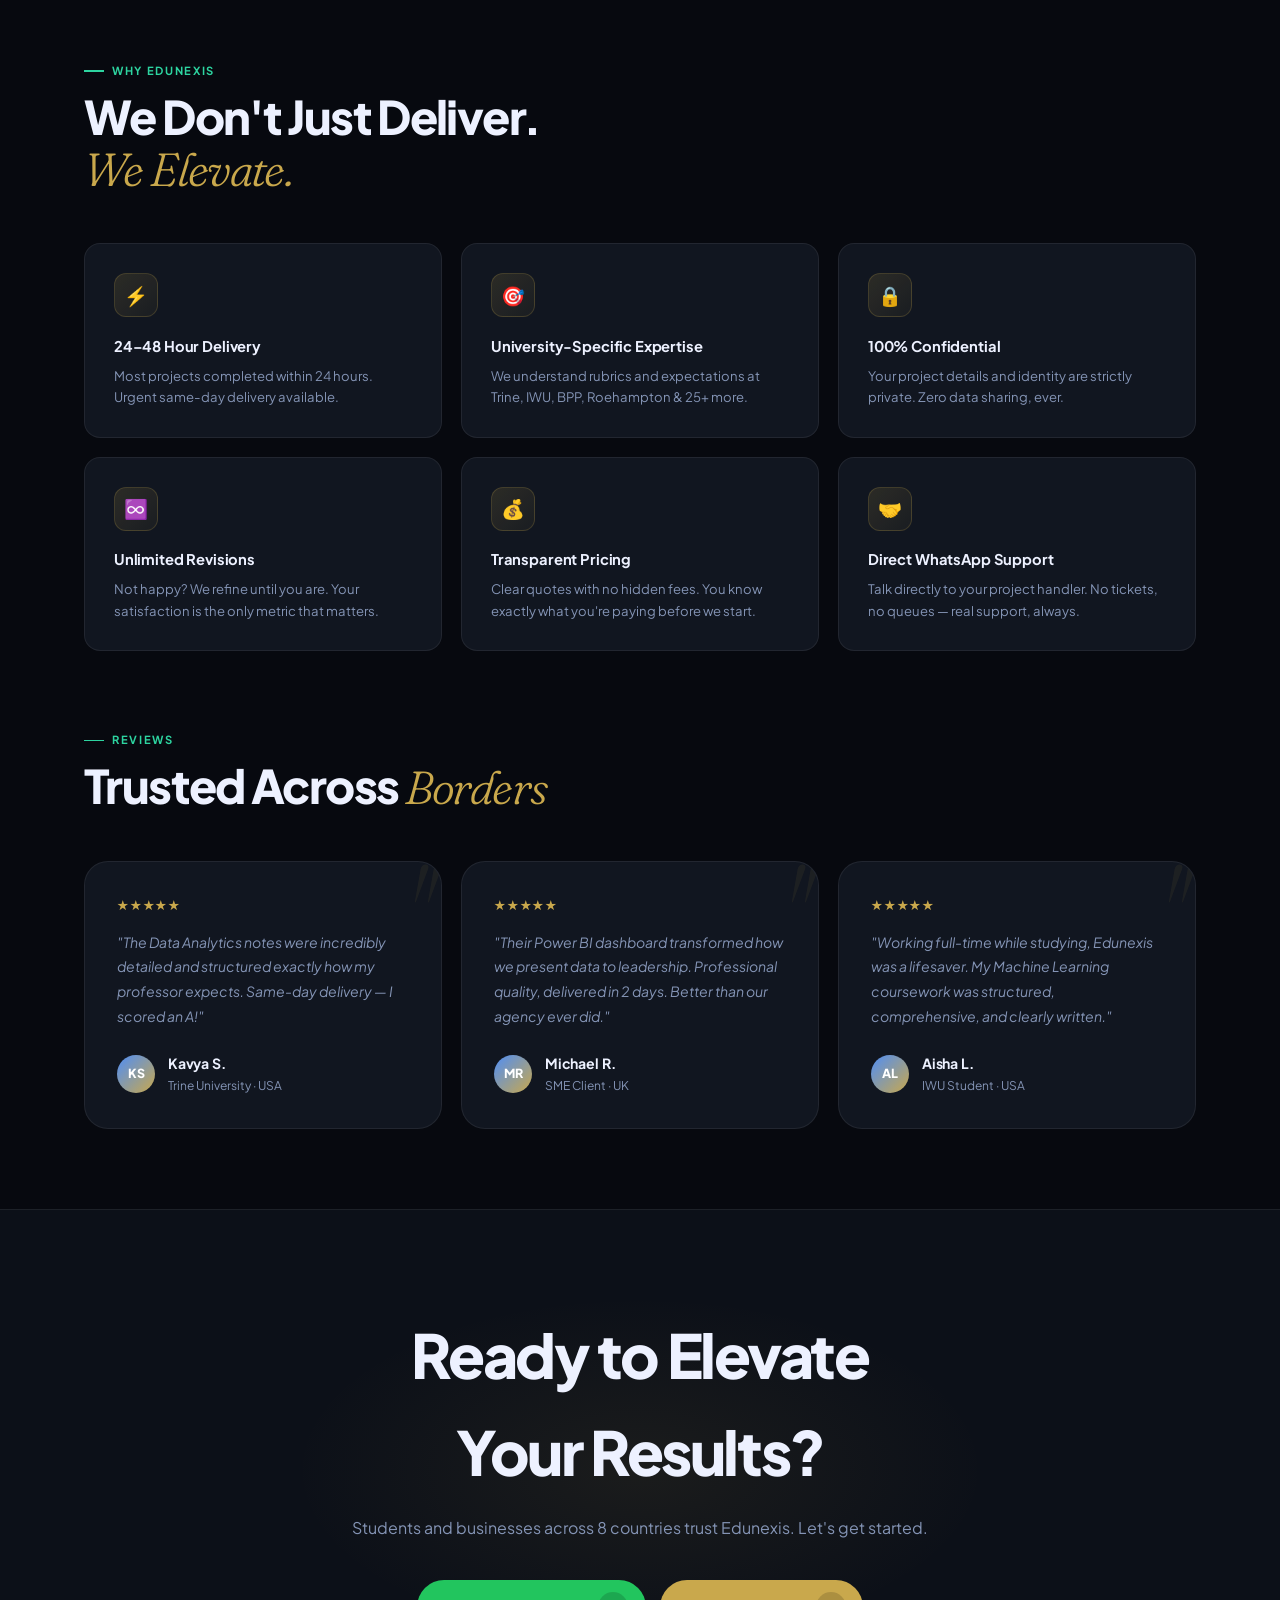
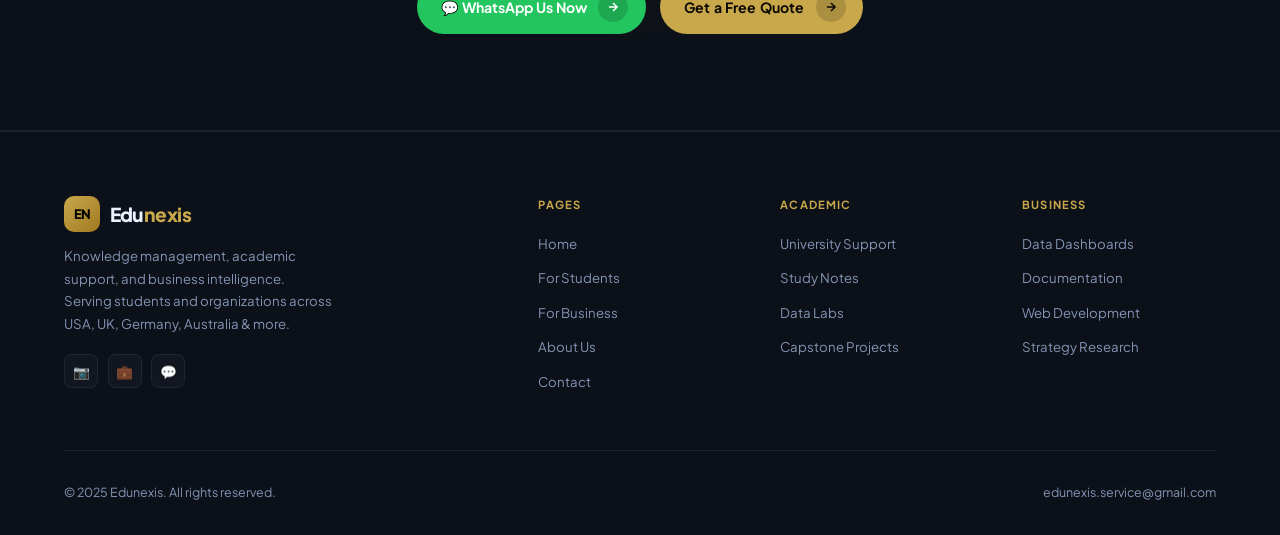
<file: index_v2.html>
<!DOCTYPE html>
<html lang="en">
<head>
<meta charset="UTF-8">
<meta name="viewport" content="width=device-width, initial-scale=1.0">
<title>Edunexis — Where Knowledge Meets Excellence</title>
<link href="https://fonts.googleapis.com/css2?family=Plus+Jakarta+Sans:wght@300;400;500;600;700;800&family=Fraunces:opsz,wght,SOFT,WONK@9..144,100..900,0..100,0..1&display=swap" rel="stylesheet">
<style>
/* ═══════════════════════════════
   EDUNEXIS  ·  Redesigned v2
   Font: Plus Jakarta Sans + Fraunces
═══════════════════════════════ */
:root {
  --bg:       #07090F;
  --surface:  #0C1018;
  --card:     #111620;
  --card-h:   #151C28;
  --gold:     #C9A84C;
  --gold2:    #E8C97A;
  --gold-glow:rgba(201,168,76,0.15);
  --blue:     #4F8EF7;
  --green:    #2DD4A0;
  --text:     #EDF1FF;
  --sub:      #8494B5;
  --border:   rgba(255,255,255,0.07);
  --border-h: rgba(201,168,76,0.25);
  --r:        16px;
  --r2:       24px;
  --ease:     cubic-bezier(.4,0,.2,1);
}

*,*::before,*::after{margin:0;padding:0;box-sizing:border-box}
html{scroll-behavior:smooth}
body{
  background:var(--bg);
  color:var(--text);
  font-family:'Plus Jakarta Sans',sans-serif;
  overflow-x:hidden;
  line-height:1.6;
}

/* GRAIN */
body::after{
  content:'';
  position:fixed;inset:0;
  background-image:url("data:image/svg+xml,%3Csvg viewBox='0 0 200 200' xmlns='http://www.w3.org/2000/svg'%3E%3Cfilter id='n'%3E%3CfeTurbulence type='fractalNoise' baseFrequency='0.85' numOctaves='4' stitchTiles='stitch'/%3E%3C/filter%3E%3Crect width='100%25' height='100%25' filter='url(%23n)' opacity='0.03'/%3E%3C/svg%3E");
  pointer-events:none;z-index:9999;
}

/* ═══════════════════════════════
   GAMING-LIKE BACKGROUND ANIMATIONS
═══════════════════════════════ */

/* Floating Particles */
.particles {
  position: fixed;
  top: 0;
  left: 0;
  width: 100%;
  height: 100%;
  pointer-events: none;
  z-index: 1;
  overflow: hidden;
}

.particle {
  position: absolute;
  background: var(--gold);
  border-radius: 50%;
  animation: float 20s linear infinite;
}

.particle:nth-child(1) { width: 4px; height: 4px; left: 10%; animation-delay: 0s; }
.particle:nth-child(2) { width: 6px; height: 6px; left: 20%; animation-delay: -2s; background: var(--blue); }
.particle:nth-child(3) { width: 3px; height: 3px; left: 30%; animation-delay: -4s; }
.particle:nth-child(4) { width: 5px; height: 5px; left: 40%; animation-delay: -6s; background: var(--green); }
.particle:nth-child(5) { width: 4px; height: 4px; left: 50%; animation-delay: -8s; }
.particle:nth-child(6) { width: 7px; height: 7px; left: 60%; animation-delay: -10s; background: var(--blue); }
.particle:nth-child(7) { width: 3px; height: 3px; left: 70%; animation-delay: -12s; }
.particle:nth-child(8) { width: 5px; height: 5px; left: 80%; animation-delay: -14s; background: var(--green); }
.particle:nth-child(9) { width: 4px; height: 4px; left: 90%; animation-delay: -16s; }
.particle:nth-child(10) { width: 6px; height: 6px; left: 15%; animation-delay: -18s; background: var(--gold); }

@keyframes float {
  0% { transform: translateY(100vh) rotate(0deg); opacity: 0; }
  10% { opacity: 1; }
  90% { opacity: 1; }
  100% { transform: translateY(-100px) rotate(360deg); opacity: 0; }
}

/* Geometric Shapes */
.geometric-shapes {
  position: fixed;
  top: 0;
  left: 0;
  width: 100%;
  height: 100%;
  pointer-events: none;
  z-index: 1;
  overflow: hidden;
}

.shape {
  position: absolute;
  opacity: 0.1;
  animation: drift 25s ease-in-out infinite;
}

.shape.triangle {
  width: 0;
  height: 0;
  border-left: 20px solid transparent;
  border-right: 20px solid transparent;
  border-bottom: 35px solid var(--gold);
}

.shape.circle {
  width: 30px;
  height: 30px;
  border-radius: 50%;
  background: var(--blue);
}

.shape.square {
  width: 25px;
  height: 25px;
  background: var(--green);
  transform: rotate(45deg);
}

.shape:nth-child(1) { top: 20%; left: 10%; animation-delay: 0s; }
.shape:nth-child(2) { top: 60%; left: 80%; animation-delay: -5s; }
.shape:nth-child(3) { top: 40%; left: 60%; animation-delay: -10s; }
.shape:nth-child(4) { top: 80%; left: 30%; animation-delay: -15s; }
.shape:nth-child(5) { top: 30%; left: 90%; animation-delay: -20s; }

@keyframes drift {
  0%, 100% { transform: translateY(0px) rotate(0deg); }
  25% { transform: translateY(-20px) rotate(90deg); }
  50% { transform: translateY(10px) rotate(180deg); }
  75% { transform: translateY(-15px) rotate(270deg); }
}

/* Gradient Orbs */
.gradient-orbs {
  position: fixed;
  top: 0;
  left: 0;
  width: 100%;
  height: 100%;
  pointer-events: none;
  z-index: 0;
  overflow: hidden;
}

.orb {
  position: absolute;
  border-radius: 50%;
  filter: blur(40px);
  animation: pulse 8s ease-in-out infinite;
}

.orb:nth-child(1) {
  width: 200px;
  height: 200px;
  background: radial-gradient(circle, rgba(201,168,76,0.1) 0%, transparent 70%);
  top: 10%;
  left: 10%;
  animation-delay: 0s;
}

.orb:nth-child(2) {
  width: 300px;
  height: 300px;
  background: radial-gradient(circle, rgba(79,142,247,0.08) 0%, transparent 70%);
  top: 60%;
  right: 10%;
  animation-delay: -3s;
}

.orb:nth-child(3) {
  width: 150px;
  height: 150px;
  background: radial-gradient(circle, rgba(45,212,160,0.06) 0%, transparent 70%);
  bottom: 20%;
  left: 50%;
  animation-delay: -6s;
}

@keyframes pulse {
  0%, 100% { transform: scale(1); opacity: 0.3; }
  50% { transform: scale(1.2); opacity: 0.6; }
}

/* ── NAV ── */
nav{
  position:fixed;top:0;left:0;right:0;z-index:100;
  display:flex;align-items:center;justify-content:space-between;
  padding:1rem 5%;
  background:rgba(7,9,15,0.7);
  backdrop-filter:blur(20px);
  border-bottom:1px solid var(--border);
  transition:background .3s var(--ease);
}
nav.solid{background:rgba(7,9,15,.96)}

.logo{display:flex;align-items:center;gap:.6rem;text-decoration:none}
.logo-mark{
  width:36px;height:36px;border-radius:10px;
  background:linear-gradient(135deg,var(--gold),#A07820);
  display:flex;align-items:center;justify-content:center;
  font-size:13px;font-weight:800;color:#000;letter-spacing:-.5px;
  font-family:'Plus Jakarta Sans',sans-serif;
}
.logo-name{
  font-size:1.2rem;font-weight:800;color:var(--text);
  letter-spacing:-.03em;
}
.logo-name em{font-style:normal;color:var(--gold)}

.nav-links{display:flex;list-style:none;align-items:center;gap:.2rem}
.nav-links a{
  color:var(--sub);text-decoration:none;
  font-size:.85rem;font-weight:500;
  padding:.4rem .85rem;border-radius:8px;
  transition:all .2s var(--ease);
}
.nav-links a:hover,.nav-links a.active{color:var(--text);background:rgba(255,255,255,.05)}
.nav-cta{
  background:var(--gold)!important;color:#0A0800!important;
  font-weight:700!important;margin-left:.4rem;
}
.nav-cta:hover{background:var(--gold2)!important;transform:translateY(-1px);box-shadow:0 6px 20px rgba(201,168,76,.35)!important}

.hamburger{display:none;flex-direction:column;gap:5px;background:none;border:none;cursor:pointer;padding:4px}
.hamburger span{display:block;width:22px;height:2px;background:var(--text);border-radius:2px;transition:.25s}

.mob-menu{
  position:fixed;top:64px;left:0;right:0;z-index:99;
  background:rgba(7,9,15,.98);backdrop-filter:blur(20px);
  border-bottom:1px solid var(--border);
  padding:1.5rem 5%;
  transform:translateY(-110%);transition:transform .3s var(--ease);
}
.mob-menu.open{transform:translateY(0)}
.mob-menu ul{list-style:none}
.mob-menu ul li{border-bottom:1px solid var(--border)}
.mob-menu ul li a{display:block;padding:.9rem 0;color:var(--sub);text-decoration:none;font-weight:600;font-size:.95rem;transition:color .2s}
.mob-menu ul li a:hover{color:var(--text)}
.mob-cta{color:var(--gold)!important}

/* ── HERO ── */
.hero{
  min-height:100vh;
  display:flex;flex-direction:column;align-items:center;justify-content:center;
  text-align:center;padding:9rem 5% 5rem;
  position:relative;overflow:hidden;
}

/* Animated gradient mesh */
.hero-mesh{
  position:absolute;inset:0;
  background:
    radial-gradient(ellipse 70% 50% at 50% 0%,   rgba(79,142,247,.13) 0%,transparent 60%),
    radial-gradient(ellipse 40% 40% at 85% 70%,  rgba(201,168,76,.09) 0%,transparent 55%),
    radial-gradient(ellipse 35% 35% at 15% 70%,  rgba(45,212,160,.07) 0%,transparent 55%);
  animation:meshPulse 8s ease-in-out infinite;
}
@keyframes meshPulse{
  0%,100%{opacity:1}
  50%{opacity:.7}
}

/* Grid */
.hero-grid{
  position:absolute;inset:0;
  background-image:
    linear-gradient(rgba(255,255,255,.028) 1px,transparent 1px),
    linear-gradient(90deg,rgba(255,255,255,.028) 1px,transparent 1px);
  background-size:64px 64px;
  mask-image:radial-gradient(ellipse 75% 75% at 50% 50%,black 0%,transparent 100%);
}

/* Dot grid corners */
.hero-dots{
  position:absolute;bottom:4rem;right:5%;
  width:120px;height:120px;
  background-image:radial-gradient(circle,rgba(201,168,76,.35) 1px,transparent 1px);
  background-size:16px 16px;
  opacity:.5;
}

.hero-content{position:relative;z-index:1}

.badge{
  display:inline-flex;align-items:center;gap:.5rem;
  background:rgba(201,168,76,.08);border:1px solid rgba(201,168,76,.2);
  color:var(--gold);padding:.38rem 1rem;border-radius:100px;
  font-size:.75rem;font-weight:700;letter-spacing:.1em;text-transform:uppercase;
  margin-bottom:2rem;
  animation:slideDown .7s var(--ease) both;
}
.badge-dot{width:6px;height:6px;background:var(--gold);border-radius:50%;animation:blink 2s infinite}

@keyframes blink{0%,100%{opacity:1}50%{opacity:.2}}
@keyframes slideDown{from{opacity:0;transform:translateY(-16px)}to{opacity:1;transform:translateY(0)}}
@keyframes slideUp{from{opacity:0;transform:translateY(24px)}to{opacity:1;transform:translateY(0)}}

.hero h1{
  font-family:'Plus Jakarta Sans',sans-serif;
  font-size:clamp(3rem,7.5vw,6.5rem);
  font-weight:800;letter-spacing:-.04em;line-height:1.0;
  margin-bottom:1.5rem;
  animation:slideUp .7s .1s var(--ease) both;
}
.hero h1 .serif-gold{
  font-family:'Fraunces',serif;
  font-style:italic;
  font-weight:300;
  color:var(--gold);
  font-variation-settings:'SOFT' 60,'WONK' 1;
}

.hero-sub{
  color:var(--sub);font-size:1.1rem;font-weight:400;
  max-width:500px;margin:0 auto 2.8rem;line-height:1.75;
  animation:slideUp .7s .2s var(--ease) both;
}

.hero-btns{
  display:flex;gap:.9rem;justify-content:center;flex-wrap:wrap;
  animation:slideUp .7s .3s var(--ease) both;
}

/* ── ARROW BUTTON (signature element) ── */
.btn-arrow{
  display:inline-flex;align-items:center;gap:.7rem;
  background:var(--gold);color:#0A0800;
  padding:.75rem 1.1rem .75rem 1.5rem;
  border-radius:100px;font-weight:700;font-size:.88rem;
  text-decoration:none;border:none;cursor:pointer;
  transition:all .25s var(--ease);position:relative;
  letter-spacing:.01em;
}
.btn-arrow .arr-circle{
  width:30px;height:30px;border-radius:50%;
  background:rgba(0,0,0,.15);
  display:flex;align-items:center;justify-content:center;
  transition:transform .3s var(--ease);flex-shrink:0;
}
.btn-arrow .arr-circle svg{width:14px;height:14px;stroke:#0A0800;fill:none;stroke-width:2.5;transition:transform .3s var(--ease)}
.btn-arrow:hover{background:var(--gold2);box-shadow:0 10px 30px rgba(201,168,76,.4);transform:translateY(-2px)}
.btn-arrow:hover .arr-circle{transform:rotate(45deg)}
.btn-arrow:hover .arr-circle svg{transform:scale(1.1)}

.btn-ghost{
  display:inline-flex;align-items:center;gap:.7rem;
  background:transparent;color:var(--text);
  padding:.75rem 1.1rem .75rem 1.5rem;
  border-radius:100px;font-weight:600;font-size:.88rem;
  text-decoration:none;border:1px solid var(--border-h);cursor:pointer;
  transition:all .25s var(--ease);
}
.btn-ghost .arr-circle{
  width:30px;height:30px;border-radius:50%;
  background:rgba(255,255,255,.07);
  display:flex;align-items:center;justify-content:center;
  transition:transform .3s var(--ease);flex-shrink:0;
}
.btn-ghost .arr-circle svg{width:14px;height:14px;stroke:var(--text);fill:none;stroke-width:2.5;transition:transform .3s var(--ease)}
.btn-ghost:hover{border-color:rgba(255,255,255,.2);background:rgba(255,255,255,.04)}
.btn-ghost:hover .arr-circle{transform:rotate(45deg)}

.btn-wa{
  display:inline-flex;align-items:center;gap:.7rem;
  background:#22C55E;color:#fff;
  padding:.75rem 1.1rem .75rem 1.5rem;
  border-radius:100px;font-weight:700;font-size:.88rem;
  text-decoration:none;border:none;cursor:pointer;
  transition:all .25s var(--ease);
}
.btn-wa .arr-circle{
  width:30px;height:30px;border-radius:50%;
  background:rgba(0,0,0,.15);
  display:flex;align-items:center;justify-content:center;
  transition:transform .3s var(--ease);flex-shrink:0;
}
.btn-wa .arr-circle svg{width:14px;height:14px;stroke:#fff;fill:none;stroke-width:2.5}
.btn-wa:hover{background:#16A34A;box-shadow:0 10px 25px rgba(34,197,94,.3);transform:translateY(-2px)}
.btn-wa:hover .arr-circle{transform:rotate(45deg)}

/* ── STATS ROW ── */
.stats-row{
  display:inline-flex;align-items:stretch;
  background:var(--card);border:1px solid var(--border);
  border-radius:var(--r2);overflow:hidden;
  margin-top:4rem;
  animation:slideUp .7s .45s var(--ease) both;
}
.stat{padding:1.6rem 2.2rem;text-align:center;position:relative}
.stat+.stat::before{
  content:'';position:absolute;left:0;top:20%;bottom:20%;
  width:1px;background:var(--border);
}
.s-num{
  font-size:2rem;font-weight:800;color:var(--gold);
  letter-spacing:-.04em;line-height:1;display:block;
}
.s-label{
  display:block;font-size:.7rem;font-weight:600;
  color:var(--sub);text-transform:uppercase;letter-spacing:.1em;margin-top:.35rem;
}

/* ── TICKER ── */
.ticker-wrap{
  overflow:hidden;
  border-top:1px solid var(--border);border-bottom:1px solid var(--border);
  background:var(--surface);padding:.8rem 0;
}
.ticker{display:flex;gap:3.5rem;white-space:nowrap;animation:tickerScroll 22s linear infinite}
.ticker span{color:var(--sub);font-size:.82rem;font-weight:600;letter-spacing:.04em;flex-shrink:0}
@keyframes tickerScroll{0%{transform:translateX(0)}100%{transform:translateX(-50%)}}

/* ══ SECTIONS ══ */
.sec{max-width:1240px;margin:0 auto;padding:5rem 5%}

.sec-tag{
  font-size:.7rem;font-weight:700;color:var(--green);
  letter-spacing:.15em;text-transform:uppercase;margin-bottom:.7rem;
  display:flex;align-items:center;gap:.5rem;
}
.sec-tag::before{content:'';width:20px;height:1.5px;background:var(--green)}

.sec-title{
  font-size:clamp(1.9rem,4vw,2.9rem);font-weight:800;
  letter-spacing:-.035em;line-height:1.1;margin-bottom:.9rem;
}
.sec-title .serif-gold{
  font-family:'Fraunces',serif;font-style:italic;
  font-weight:300;color:var(--gold);
  font-variation-settings:'SOFT' 60,'WONK' 1;
}
.sec-sub{color:var(--sub);font-size:.95rem;max-width:500px;line-height:1.75}

/* ── TWO PATH CARDS ── */
.path-grid{
  display:grid;grid-template-columns:1fr 1fr;gap:1.2rem;
  margin-top:3rem;
}

.path-card{
  background:var(--card);border:1px solid var(--border);
  border-radius:var(--r2);padding:2.5rem;
  text-decoration:none;color:var(--text);
  display:flex;flex-direction:column;
  position:relative;overflow:hidden;
  transition:all .3s var(--ease);
  group:true;
}
.path-card::before{
  content:'';position:absolute;inset:0;
  background:linear-gradient(135deg,rgba(79,142,247,.06) 0%,transparent 60%);
  opacity:0;transition:opacity .3s;
}
.path-card.gold-path::before{
  background:linear-gradient(135deg,rgba(201,168,76,.07) 0%,transparent 60%);
}
.path-card:hover{border-color:rgba(79,142,247,.3);transform:translateY(-4px);box-shadow:0 24px 60px rgba(0,0,0,.4)}
.path-card.gold-path:hover{border-color:rgba(201,168,76,.3)}
.path-card:hover::before{opacity:1}

.path-icon{
  font-size:2.2rem;margin-bottom:1.5rem;
  width:64px;height:64px;border-radius:16px;
  background:rgba(79,142,247,.1);border:1px solid rgba(79,142,247,.15);
  display:flex;align-items:center;justify-content:center;
  transition:transform .3s var(--ease);
}
.path-card.gold-path .path-icon{background:rgba(201,168,76,.1);border-color:rgba(201,168,76,.15)}
.path-card:hover .path-icon{transform:scale(1.08)}

.path-card h3{font-size:1.35rem;font-weight:800;letter-spacing:-.025em;margin-bottom:.6rem}
.path-card p{color:var(--sub);font-size:.88rem;line-height:1.75;flex:1;margin-bottom:2rem}

/* Inline arrow link */
.path-link{
  display:inline-flex;align-items:center;gap:.6rem;
  font-size:.83rem;font-weight:700;color:var(--blue);
  transition:gap .25s var(--ease);
}
.path-card.gold-path .path-link{color:var(--gold)}
.path-link .link-arr{
  width:26px;height:26px;border-radius:50%;
  border:1.5px solid rgba(79,142,247,.35);
  display:flex;align-items:center;justify-content:center;
  transition:all .25s var(--ease);
  flex-shrink:0;
}
.path-card.gold-path .path-link .link-arr{border-color:rgba(201,168,76,.35)}
.path-link .link-arr svg{width:11px;height:11px;stroke:currentColor;fill:none;stroke-width:2.5}
.path-card:hover .path-link{gap:.9rem}
.path-card:hover .path-link .link-arr{background:var(--blue);border-color:var(--blue);transform:rotate(45deg)}
.path-card.gold-path:hover .path-link .link-arr{background:var(--gold);border-color:var(--gold)}

/* ── SERVICES GRID ── */
.srv-sec{background:var(--surface);max-width:100%;padding:5rem 0}
.srv-sec .sec{padding-top:0;padding-bottom:0}

.srv-grid{
  display:grid;grid-template-columns:repeat(4,1fr);
  margin-top:3rem;
  border:1px solid var(--border);border-radius:var(--r2);overflow:hidden;
}

.srv-card{
  background:var(--card);
  padding:1.8rem;
  border-right:1px solid var(--border);
  border-bottom:1px solid var(--border);
  position:relative;overflow:hidden;
  transition:background .25s var(--ease);
  cursor:default;
}
.srv-card:nth-child(4n){border-right:none}
.srv-card:nth-child(n+5){border-bottom:none}
.srv-card:hover{background:var(--card-h)}

/* Top shimmer line on hover */
.srv-card::after{
  content:'';position:absolute;top:0;left:0;right:0;height:2px;
  background:linear-gradient(90deg,transparent,var(--gold),transparent);
  transform:scaleX(0);transition:transform .35s var(--ease);
}
.srv-card:hover::after{transform:scaleX(1)}

.srv-num{
  font-size:.65rem;font-weight:700;color:var(--sub);
  letter-spacing:.12em;text-transform:uppercase;margin-bottom:.9rem;
  font-family:'Plus Jakarta Sans',sans-serif;
}
.srv-ico{
  font-size:1.7rem;margin-bottom:.8rem;
  display:block;transition:transform .25s var(--ease);
}
.srv-card:hover .srv-ico{transform:scale(1.12)}
.srv-card h4{font-size:.93rem;font-weight:700;margin-bottom:.45rem;letter-spacing:-.01em}
.srv-card p{color:var(--sub);font-size:.8rem;line-height:1.65}

.srv-tags{display:flex;flex-wrap:wrap;gap:.3rem;margin-top:.9rem}
.srv-tags span{
  background:rgba(79,142,247,.09);border:1px solid rgba(79,142,247,.14);
  color:#7BADF5;font-size:.67rem;font-weight:600;
  padding:.18rem .55rem;border-radius:100px;letter-spacing:.03em;
}

/* ── PROCESS ── */
.proc-row{
  display:flex;align-items:flex-start;gap:0;
  margin-top:3rem;
}

.proc-item{
  flex:1;
  background:var(--card);border:1px solid var(--border);
  border-radius:var(--r);padding:2rem;
  position:relative;overflow:hidden;
  transition:all .3s var(--ease);
}
.proc-item:hover{border-color:var(--border-h);box-shadow:0 16px 40px rgba(0,0,0,.3)}

/* Step number as huge background ghost */
.proc-ghost{
  position:absolute;bottom:-.5rem;right:-.5rem;
  font-size:6rem;font-weight:800;
  color:rgba(255,255,255,.025);line-height:1;
  pointer-events:none;letter-spacing:-.05em;
  font-family:'Plus Jakarta Sans',sans-serif;
}

.proc-step{
  width:40px;height:40px;border-radius:10px;
  background:var(--gold-glow);border:1px solid rgba(201,168,76,.25);
  display:flex;align-items:center;justify-content:center;
  font-weight:800;font-size:.85rem;color:var(--gold);
  margin-bottom:1.2rem;
  font-family:'Plus Jakarta Sans',sans-serif;
}
.proc-item h4{font-size:.95rem;font-weight:700;margin-bottom:.5rem;letter-spacing:-.01em}
.proc-item p{color:var(--sub);font-size:.82rem;line-height:1.65}

/* Arrow connector between steps */
.proc-arrow{
  flex-shrink:0;width:3rem;display:flex;align-items:center;justify-content:center;
  padding-top:1.6rem;
}
.proc-arrow svg{width:28px;height:28px;stroke:var(--sub);fill:none;stroke-width:1.5;opacity:.5}

/* ── WHY US ── */
.why-grid{
  display:grid;grid-template-columns:repeat(3,1fr);gap:1.2rem;
  margin-top:3rem;
}

.why-card{
  background:var(--card);border:1px solid var(--border);
  border-radius:var(--r);padding:1.8rem;
  transition:all .3s var(--ease);position:relative;overflow:hidden;
}
.why-card::before{
  content:'';position:absolute;inset:0;border-radius:var(--r);
  background:linear-gradient(135deg,rgba(201,168,76,.05),transparent);
  opacity:0;transition:opacity .3s;
}
.why-card:hover{transform:translateY(-3px);border-color:var(--border-h);box-shadow:0 20px 50px rgba(0,0,0,.35)}
.why-card:hover::before{opacity:1}

.why-icon{
  width:44px;height:44px;border-radius:12px;
  background:linear-gradient(135deg,rgba(201,168,76,.15),rgba(201,168,76,.05));
  border:1px solid rgba(201,168,76,.2);
  display:flex;align-items:center;justify-content:center;
  font-size:1.2rem;margin-bottom:1.1rem;
  transition:transform .25s;
}
.why-card:hover .why-icon{transform:scale(1.08)}
.why-card h4{font-size:.92rem;font-weight:700;margin-bottom:.4rem;letter-spacing:-.01em}
.why-card p{color:var(--sub);font-size:.82rem;line-height:1.65}

/* ── TESTIMONIALS ── */
.testi-grid{
  display:grid;grid-template-columns:repeat(3,1fr);gap:1.2rem;
  margin-top:3rem;
}

.testi-card{
  background:var(--card);border:1px solid var(--border);
  border-radius:var(--r2);padding:2rem;
  position:relative;overflow:hidden;
  transition:all .3s var(--ease);
}
.testi-card:hover{border-color:var(--border-h);transform:translateY(-3px);box-shadow:0 20px 50px rgba(0,0,0,.35)}

/* Big quotemark background */
.testi-card::before{
  content:'"';
  font-family:'Fraunces',serif;font-size:8rem;font-weight:300;font-style:italic;
  color:var(--gold);opacity:.07;
  position:absolute;top:-.5rem;right:1rem;line-height:1;
  pointer-events:none;
}

.stars{color:var(--gold);font-size:.82rem;letter-spacing:.06em;margin-bottom:.9rem}
.testi-card blockquote{
  color:var(--sub);font-size:.88rem;line-height:1.75;
  font-style:italic;margin-bottom:1.5rem;font-weight:400;
}
.t-author{display:flex;align-items:center;gap:.8rem}
.t-av{
  width:38px;height:38px;border-radius:50%;flex-shrink:0;
  background:linear-gradient(135deg,var(--blue),var(--gold));
  display:flex;align-items:center;justify-content:center;
  font-weight:800;font-size:.78rem;color:#fff;
  font-family:'Plus Jakarta Sans',sans-serif;
}
.t-name{font-size:.88rem;font-weight:700;letter-spacing:-.01em}
.t-role{font-size:.75rem;color:var(--sub);margin-top:.1rem}

/* ── CTA BANNER ── */
.cta-sec{
  background:var(--surface);
  border-top:1px solid var(--border);border-bottom:1px solid var(--border);
  padding:6rem 5%;text-align:center;position:relative;overflow:hidden;
}
.cta-glow{
  position:absolute;top:50%;left:50%;transform:translate(-50%,-50%);
  width:700px;height:350px;
  background:radial-gradient(ellipse,rgba(201,168,76,.08) 0%,transparent 70%);
  pointer-events:none;
}
.cta-sec h2{
  font-size:clamp(2rem,5vw,3.8rem);font-weight:800;
  letter-spacing:-.04em;margin-bottom:.9rem;position:relative;
}
.cta-sec p{color:var(--sub);font-size:1rem;margin-bottom:2.5rem;position:relative}
.cta-btns{display:flex;gap:.9rem;justify-content:center;flex-wrap:wrap;position:relative}

/* ── FOOTER ── */
footer{
  background:var(--surface);border-top:1px solid var(--border);
  padding:4rem 5% 2rem;
}
.foot-top{
  display:grid;grid-template-columns:2.2fr 1fr 1fr 1fr;gap:3rem;
  padding-bottom:3rem;border-bottom:1px solid var(--border);margin-bottom:2rem;
}
.foot-brand p{color:var(--sub);font-size:.83rem;line-height:1.7;max-width:270px;margin-top:.8rem}
.soc-row{display:flex;gap:.6rem;margin-top:1.2rem}
.soc-btn{
  width:34px;height:34px;border-radius:8px;
  background:var(--card);border:1px solid var(--border);
  display:flex;align-items:center;justify-content:center;
  text-decoration:none;font-size:.85rem;
  transition:all .2s var(--ease);
}
.soc-btn:hover{border-color:var(--border-h);background:rgba(201,168,76,.08)}
.foot-col h5{
  font-size:.7rem;font-weight:700;text-transform:uppercase;
  letter-spacing:.1em;color:var(--gold);margin-bottom:1rem;
}
.foot-col ul{list-style:none}
.foot-col ul li{margin-bottom:.55rem}
.foot-col ul li a{color:var(--sub);text-decoration:none;font-size:.83rem;transition:color .2s}
.foot-col ul li a:hover{color:var(--text)}
.foot-bottom{display:flex;justify-content:space-between;align-items:center}
.foot-bottom p{color:var(--sub);font-size:.78rem}

/* ── SCROLL REVEAL ── */
.reveal{opacity:0;transform:translateY(24px);transition:opacity .6s var(--ease),transform .6s var(--ease)}
.reveal.visible{opacity:1;transform:translateY(0)}

/* Staggered children */
.stagger > *{opacity:0;transform:translateY(20px);transition:opacity .5s var(--ease),transform .5s var(--ease)}
.stagger.visible > *:nth-child(1){opacity:1;transform:translateY(0);transition-delay:.05s}
.stagger.visible > *:nth-child(2){opacity:1;transform:translateY(0);transition-delay:.12s}
.stagger.visible > *:nth-child(3){opacity:1;transform:translateY(0);transition-delay:.19s}
.stagger.visible > *:nth-child(4){opacity:1;transform:translateY(0);transition-delay:.26s}
.stagger.visible > *:nth-child(5){opacity:1;transform:translateY(0);transition-delay:.33s}
.stagger.visible > *:nth-child(6){opacity:1;transform:translateY(0);transition-delay:.40s}
.stagger.visible > *:nth-child(7){opacity:1;transform:translateY(0);transition-delay:.47s}
.stagger.visible > *:nth-child(8){opacity:1;transform:translateY(0);transition-delay:.54s}

/* ── RESPONSIVE ── */
@media(max-width:1024px){
  nav{padding:1rem 5%}
  .nav-links{display:none}
  .hamburger{display:flex}
  .srv-grid{grid-template-columns:repeat(2,1fr)}
  .srv-card:nth-child(2n){border-right:none}
  .srv-card:nth-child(n+7){border-bottom:none}
  .srv-card:nth-child(n+5){border-bottom:1px solid var(--border)}
  .srv-card:nth-child(n+7){border-bottom:none}
  .testi-grid{grid-template-columns:1fr}
  .why-grid{grid-template-columns:1fr 1fr}
  .path-grid{grid-template-columns:1fr}
  .proc-row{flex-direction:column}
  .proc-arrow{display:none}
  .foot-top{grid-template-columns:1fr 1fr}
  .stats-row{flex-wrap:wrap;width:90%;max-width:480px}
}
@media(max-width:640px){
  .srv-grid{grid-template-columns:1fr}
  .srv-card:nth-child(n){border-right:none;border-bottom:1px solid var(--border)}
  .srv-card:last-child{border-bottom:none}
  .why-grid{grid-template-columns:1fr}
  .hero h1{font-size:2.8rem}
  .foot-top{grid-template-columns:1fr}
  .foot-bottom{flex-direction:column;gap:.5rem;text-align:center}
}
</style>
</head>
<body>

<!-- Background Animations -->
<div class="gradient-orbs">
  <div class="orb"></div>
  <div class="orb"></div>
  <div class="orb"></div>
</div>

<div class="particles">
  <div class="particle"></div>
  <div class="particle"></div>
  <div class="particle"></div>
  <div class="particle"></div>
  <div class="particle"></div>
  <div class="particle"></div>
  <div class="particle"></div>
  <div class="particle"></div>
  <div class="particle"></div>
  <div class="particle"></div>
</div>

<div class="geometric-shapes">
  <div class="shape triangle"></div>
  <div class="shape circle"></div>
  <div class="shape square"></div>
  <div class="shape triangle"></div>
  <div class="shape circle"></div>
</div>

<!-- NAV -->
<nav id="nav">
  <a href="index.html" class="logo">
    <div class="logo-mark">EN</div>
    <span class="logo-name">Edu<em>nexis</em></span>
  </a>
  <ul class="nav-links">
    <li><a href="index.html" class="active">Home</a></li>
    <li><a href="students.html">For Students</a></li>
    <li><a href="business.html">For Business</a></li>
    <li><a href="about.html">About</a></li>
    <li><a href="contact.html">Contact</a></li>
    <li><a href="contact.html" class="nav-cta">Get Started →</a></li>
  </ul>
  <button class="hamburger" id="hbg"><span></span><span></span><span></span></button>
</nav>
<div class="mob-menu" id="mob">
  <ul>
    <li><a href="index.html">Home</a></li>
    <li><a href="students.html">For Students</a></li>
    <li><a href="business.html">For Business</a></li>
    <li><a href="about.html">About</a></li>
    <li><a href="contact.html">Contact</a></li>
    <li><a href="contact.html" class="mob-cta">Get Started</a></li>
  </ul>
</div>

<!-- HERO -->
<section class="hero">
  <div class="hero-mesh"></div>
  <div class="hero-grid"></div>
  <div class="hero-dots"></div>

  <div class="hero-content">
    <div class="badge">
      <span class="badge-dot"></span>
      Trusted Across 8 Countries
    </div>

    <h1>
      Knowledge That<br>
      <span class="serif-gold">Transforms</span><br>
      Your Future.
    </h1>

    <p class="hero-sub">
      From academic excellence to business intelligence — Edunexis delivers research, analysis, and strategy that students and organizations trust worldwide.
    </p>

    <div class="hero-btns">
      <a href="students.html" class="btn-arrow">
        I'm a Student
        <span class="arr-circle">
          <svg viewBox="0 0 24 24"><path d="M5 12h14M12 5l7 7-7 7"/></svg>
        </span>
      </a>
      <a href="business.html" class="btn-ghost">
        I'm a Business
        <span class="arr-circle">
          <svg viewBox="0 0 24 24"><path d="M5 12h14M12 5l7 7-7 7"/></svg>
        </span>
      </a>
    </div>
  </div>

  <!-- STATS -->
  <div class="stats-row">
    <div class="stat">
      <span class="s-num" data-target="8000">0</span>
      <span class="s-label">Projects</span>
    </div>
    <div class="stat">
      <span class="s-num" data-target="97">0</span><span class="s-num" style="font-size:1.2rem">%</span>
      <span class="s-label">Success Rate</span>
    </div>
    <div class="stat">
      <span class="s-num" data-target="30">0</span><span class="s-num" style="font-size:1.2rem">+</span>
      <span class="s-label">Universities</span>
    </div>
    <div class="stat">
      <span class="s-num" data-target="8">0</span>
      <span class="s-label">Countries</span>
    </div>
  </div>
</section>

<!-- TICKER -->
<div class="ticker-wrap">
  <div class="ticker">
    <span>🇺🇸 USA</span><span>🇬🇧 United Kingdom</span><span>🇩🇪 Germany</span><span>🇦🇺 Australia</span><span>🇨🇦 Canada</span><span>🇮🇳 India</span><span>🇸🇬 Singapore</span><span>🇦🇪 UAE</span>
    <span>🇺🇸 USA</span><span>🇬🇧 United Kingdom</span><span>🇩🇪 Germany</span><span>🇦🇺 Australia</span><span>🇨🇦 Canada</span><span>🇮🇳 India</span><span>🇸🇬 Singapore</span><span>🇦🇪 UAE</span>
  </div>
</div>

<!-- TWO PATHS -->
<section class="sec">
  <div class="reveal">
    <div class="sec-tag">What We Do</div>
    <h2 class="sec-title">Two Worlds.<br><span class="serif-gold">One Expert Team.</span></h2>
    <p class="sec-sub">Whether you're building knowledge or leveraging it — we bridge the gap between insight and execution.</p>
  </div>
  <div class="path-grid stagger">
    <a href="students.html" class="path-card">
      <div class="path-icon">🎓</div>
      <h3>For Students</h3>
      <p>Structured study notes, research analysis, data visualization, and academic project support for 30+ US and UK universities. We know your curriculum.</p>
      <span class="path-link">
        Explore Student Services
        <span class="link-arr">
          <svg viewBox="0 0 24 24"><path d="M5 12h14M12 5l7 7-7 7"/></svg>
        </span>
      </span>
    </a>
    <a href="business.html" class="path-card gold-path">
      <div class="path-icon">📊</div>
      <h3>For Business</h3>
      <p>Data dashboards, AI-powered content, business documentation, market research, and web development for startups and SMEs looking to scale.</p>
      <span class="path-link">
        Explore Business Services
        <span class="link-arr">
          <svg viewBox="0 0 24 24"><path d="M5 12h14M12 5l7 7-7 7"/></svg>
        </span>
      </span>
    </a>
  </div>
</section>

<!-- SERVICES -->
<div class="srv-sec">
  <div class="sec">
    <div class="reveal">
      <div class="sec-tag">Services</div>
      <h2 class="sec-title">Full-Spectrum <span class="serif-gold">Knowledge Services</span></h2>
    </div>
    <div class="srv-grid stagger">
      <div class="srv-card">
        <div class="srv-num">01</div>
        <span class="srv-ico">📊</span>
        <h4>Data Dashboards & BI</h4>
        <p>Interactive Power BI & Tableau dashboards. Real-time KPI tracking your stakeholders will actually use.</p>
        <div class="srv-tags"><span>Power BI</span><span>Tableau</span><span>Looker</span></div>
      </div>
      <div class="srv-card">
        <div class="srv-num">02</div>
        <span class="srv-ico">📝</span>
        <h4>Business Documentation</h4>
        <p>Reports, proposals, SOPs, and business plans that are clear, professional, and immediately usable.</p>
        <div class="srv-tags"><span>SOPs</span><span>Reports</span><span>Plans</span></div>
      </div>
      <div class="srv-card">
        <div class="srv-num">03</div>
        <span class="srv-ico">🤖</span>
        <h4>AI-Powered Content</h4>
        <p>Scale your content with AI assistance and human editorial oversight. Quality at scale.</p>
        <div class="srv-tags"><span>AI Writing</span><span>SEO</span><span>Blogs</span></div>
      </div>
      <div class="srv-card">
        <div class="srv-num">04</div>
        <span class="srv-ico">🔍</span>
        <h4>Market Research</h4>
        <p>PESTLE, Porter's Five Forces, SWOT, and competitor analysis with structured methodology.</p>
        <div class="srv-tags"><span>PESTLE</span><span>SWOT</span><span>Strategy</span></div>
      </div>
      <div class="srv-card">
        <div class="srv-num">05</div>
        <span class="srv-ico">🌐</span>
        <h4>Web Development</h4>
        <p>Modern, fast websites and digital portfolios. Full pipeline from design to deployment.</p>
        <div class="srv-tags"><span>React</span><span>Next.js</span><span>UI/UX</span></div>
      </div>
      <div class="srv-card">
        <div class="srv-num">06</div>
        <span class="srv-ico">🎓</span>
        <h4>Academic Support</h4>
        <p>Structured notes, research guides, data labs for 30+ US & UK universities.</p>
        <div class="srv-tags"><span>Notes</span><span>Capstone</span><span>Labs</span></div>
      </div>
      <div class="srv-card">
        <div class="srv-num">07</div>
        <span class="srv-ico">📈</span>
        <h4>Data Analysis</h4>
        <p>Statistical analysis, financial modeling, and data cleaning using Python, R, and Excel.</p>
        <div class="srv-tags"><span>Python</span><span>R</span><span>Excel</span></div>
      </div>
      <div class="srv-card">
        <div class="srv-num">08</div>
        <span class="srv-ico">🎨</span>
        <h4>Presentations</h4>
        <p>Compelling slide decks and infographics for pitches, boardrooms, and classrooms.</p>
        <div class="srv-tags"><span>PowerPoint</span><span>Canva</span><span>Design</span></div>
      </div>
    </div>
  </div>
</div>

<!-- HOW IT WORKS -->
<section class="sec">
  <div class="reveal">
    <div class="sec-tag">Process</div>
    <h2 class="sec-title">How It <span class="serif-gold">Works</span></h2>
    <p class="sec-sub">Simple, transparent, and stress-free from start to finish.</p>
  </div>
  <div class="proc-row stagger">
    <div class="proc-item">
      <div class="proc-ghost">01</div>
      <div class="proc-step">01</div>
      <h4>Share Your Brief</h4>
      <p>Tell us what you need via WhatsApp or our form. Include deadline, requirements, and any materials.</p>
    </div>
    <div class="proc-arrow">
      <svg viewBox="0 0 24 24"><path d="M5 12h14M12 5l7 7-7 7"/></svg>
    </div>
    <div class="proc-item">
      <div class="proc-ghost">02</div>
      <div class="proc-step">02</div>
      <h4>Get a Quote</h4>
      <p>We assess your project and send a clear, fair quote within 1 hour. No hidden fees.</p>
    </div>
    <div class="proc-arrow">
      <svg viewBox="0 0 24 24"><path d="M5 12h14M12 5l7 7-7 7"/></svg>
    </div>
    <div class="proc-item">
      <div class="proc-ghost">03</div>
      <div class="proc-step">03</div>
      <h4>We Get to Work</h4>
      <p>Our domain expert handles your project with precision. Regular updates keep you informed.</p>
    </div>
    <div class="proc-arrow">
      <svg viewBox="0 0 24 24"><path d="M5 12h14M12 5l7 7-7 7"/></svg>
    </div>
    <div class="proc-item">
      <div class="proc-ghost">04</div>
      <div class="proc-step">04</div>
      <h4>Review & Deliver</h4>
      <p>Receive your deliverable. Request revisions if needed — we iterate until you're fully satisfied.</p>
    </div>
  </div>
</section>

<!-- WHY US -->
<section class="sec" style="padding-top:0">
  <div class="reveal">
    <div class="sec-tag">Why Edunexis</div>
    <h2 class="sec-title">We Don't Just Deliver.<br><span class="serif-gold">We Elevate.</span></h2>
  </div>
  <div class="why-grid stagger">
    <div class="why-card">
      <div class="why-icon">⚡</div>
      <h4>24–48 Hour Delivery</h4>
      <p>Most projects completed within 24 hours. Urgent same-day delivery available.</p>
    </div>
    <div class="why-card">
      <div class="why-icon">🎯</div>
      <h4>University-Specific Expertise</h4>
      <p>We understand rubrics and expectations at Trine, IWU, BPP, Roehampton & 25+ more.</p>
    </div>
    <div class="why-card">
      <div class="why-icon">🔒</div>
      <h4>100% Confidential</h4>
      <p>Your project details and identity are strictly private. Zero data sharing, ever.</p>
    </div>
    <div class="why-card">
      <div class="why-icon">♾️</div>
      <h4>Unlimited Revisions</h4>
      <p>Not happy? We refine until you are. Your satisfaction is the only metric that matters.</p>
    </div>
    <div class="why-card">
      <div class="why-icon">💰</div>
      <h4>Transparent Pricing</h4>
      <p>Clear quotes with no hidden fees. You know exactly what you're paying before we start.</p>
    </div>
    <div class="why-card">
      <div class="why-icon">🤝</div>
      <h4>Direct WhatsApp Support</h4>
      <p>Talk directly to your project handler. No tickets, no queues — real support, always.</p>
    </div>
  </div>
</section>

<!-- TESTIMONIALS -->
<section class="sec" style="padding-top:0">
  <div class="reveal">
    <div class="sec-tag">Reviews</div>
    <h2 class="sec-title">Trusted Across <span class="serif-gold">Borders</span></h2>
  </div>
  <div class="testi-grid stagger">
    <div class="testi-card">
      <div class="stars">★★★★★</div>
      <blockquote>"The Data Analytics notes were incredibly detailed and structured exactly how my professor expects. Same-day delivery — I scored an A!"</blockquote>
      <div class="t-author">
        <div class="t-av">KS</div>
        <div><div class="t-name">Kavya S.</div><div class="t-role">Trine University · USA</div></div>
      </div>
    </div>
    <div class="testi-card">
      <div class="stars">★★★★★</div>
      <blockquote>"Their Power BI dashboard transformed how we present data to leadership. Professional quality, delivered in 2 days. Better than our agency ever did."</blockquote>
      <div class="t-author">
        <div class="t-av">MR</div>
        <div><div class="t-name">Michael R.</div><div class="t-role">SME Client · UK</div></div>
      </div>
    </div>
    <div class="testi-card">
      <div class="stars">★★★★★</div>
      <blockquote>"Working full-time while studying, Edunexis was a lifesaver. My Machine Learning coursework was structured, comprehensive, and clearly written."</blockquote>
      <div class="t-author">
        <div class="t-av">AL</div>
        <div><div class="t-name">Aisha L.</div><div class="t-role">IWU Student · USA</div></div>
      </div>
    </div>
  </div>
</section>

<!-- CTA -->
<section class="cta-sec">
  <div class="cta-glow"></div>
  <h2>Ready to <span class="serif-gold">Elevate</span><br>Your Results?</h2>
  <p>Students and businesses across 8 countries trust Edunexis. Let's get started.</p>
  <div class="cta-btns">
    <a href="https://wa.me/91XXXXXXXXXX" class="btn-wa">
      💬 WhatsApp Us Now
      <span class="arr-circle">
        <svg viewBox="0 0 24 24"><path d="M5 12h14M12 5l7 7-7 7"/></svg>
      </span>
    </a>
    <a href="contact.html" class="btn-arrow">
      Get a Free Quote
      <span class="arr-circle">
        <svg viewBox="0 0 24 24"><path d="M5 12h14M12 5l7 7-7 7"/></svg>
      </span>
    </a>
  </div>
</section>

<!-- FOOTER -->
<footer>
  <div class="foot-top">
    <div class="foot-brand">
      <a href="index.html" class="logo">
        <div class="logo-mark">EN</div>
        <span class="logo-name">Edu<em>nexis</em></span>
      </a>
      <p>Knowledge management, academic support, and business intelligence. Serving students and organizations across USA, UK, Germany, Australia & more.</p>
      <div class="soc-row">
        <a href="#" class="soc-btn">📷</a>
        <a href="#" class="soc-btn">💼</a>
        <a href="#" class="soc-btn">💬</a>
      </div>
    </div>
    <div class="foot-col">
      <h5>Pages</h5>
      <ul>
        <li><a href="index.html">Home</a></li>
        <li><a href="students.html">For Students</a></li>
        <li><a href="business.html">For Business</a></li>
        <li><a href="about.html">About Us</a></li>
        <li><a href="contact.html">Contact</a></li>
      </ul>
    </div>
    <div class="foot-col">
      <h5>Academic</h5>
      <ul>
        <li><a href="students.html">University Support</a></li>
        <li><a href="students.html">Study Notes</a></li>
        <li><a href="students.html">Data Labs</a></li>
        <li><a href="students.html">Capstone Projects</a></li>
      </ul>
    </div>
    <div class="foot-col">
      <h5>Business</h5>
      <ul>
        <li><a href="business.html">Data Dashboards</a></li>
        <li><a href="business.html">Documentation</a></li>
        <li><a href="business.html">Web Development</a></li>
        <li><a href="business.html">Strategy Research</a></li>
      </ul>
    </div>
  </div>
  <div class="foot-bottom">
    <p>© 2025 Edunexis. All rights reserved.</p>
      <p>edunexis.service@gmail.com</p>
  </div>
</footer>

<script>
// NAV SCROLL
const nav=document.getElementById('nav');
window.addEventListener('scroll',()=>{nav.classList.toggle('solid',window.scrollY>40)});

// HAMBURGER
const hbg=document.getElementById('hbg'),mob=document.getElementById('mob');
hbg.addEventListener('click',()=>mob.classList.toggle('open'));

// COUNTER
function runCounters(){
  document.querySelectorAll('.s-num[data-target]').forEach(el=>{
    const target=+el.dataset.target,dur=1800;
    let start=null;
    const step=t=>{
      if(!start)start=t;
      const p=Math.min((t-start)/dur,1);
      const ease=1-Math.pow(1-p,3);
      el.textContent=Math.floor(ease*target).toLocaleString();
      if(p<1)requestAnimationFrame(step);
      else el.textContent=target.toLocaleString();
    };
    requestAnimationFrame(step);
  });
}
const statsRow=document.querySelector('.stats-row');
if(statsRow){
  new IntersectionObserver((e,o)=>{if(e[0].isIntersecting){runCounters();o.disconnect()}},{threshold:.4}).observe(statsRow);
}

// SCROLL REVEAL
const ro=new IntersectionObserver(entries=>{
  entries.forEach(e=>{
    if(e.isIntersecting){e.target.classList.add('visible');ro.unobserve(e.target)}
  });
},{threshold:.1});
document.querySelectorAll('.reveal,.stagger').forEach(el=>ro.observe(el));
</script>
</body>
</html>
</file>
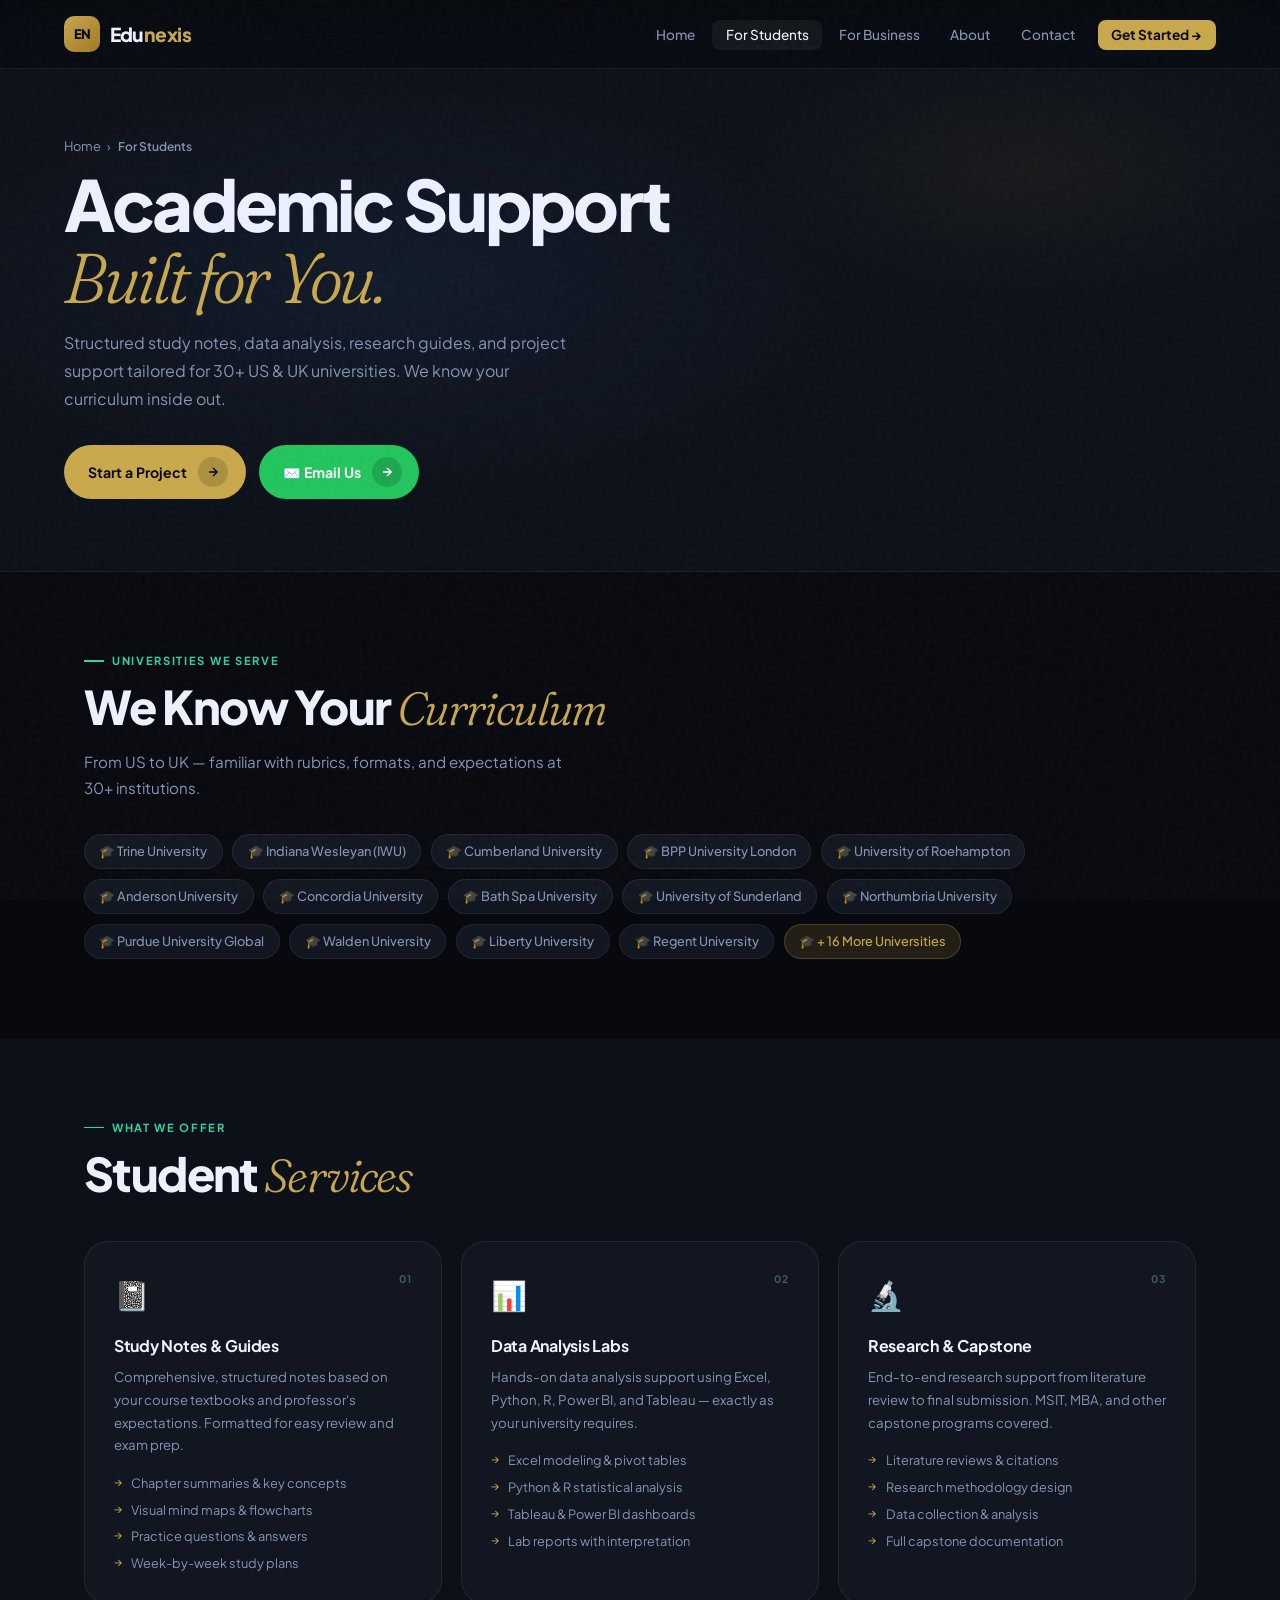
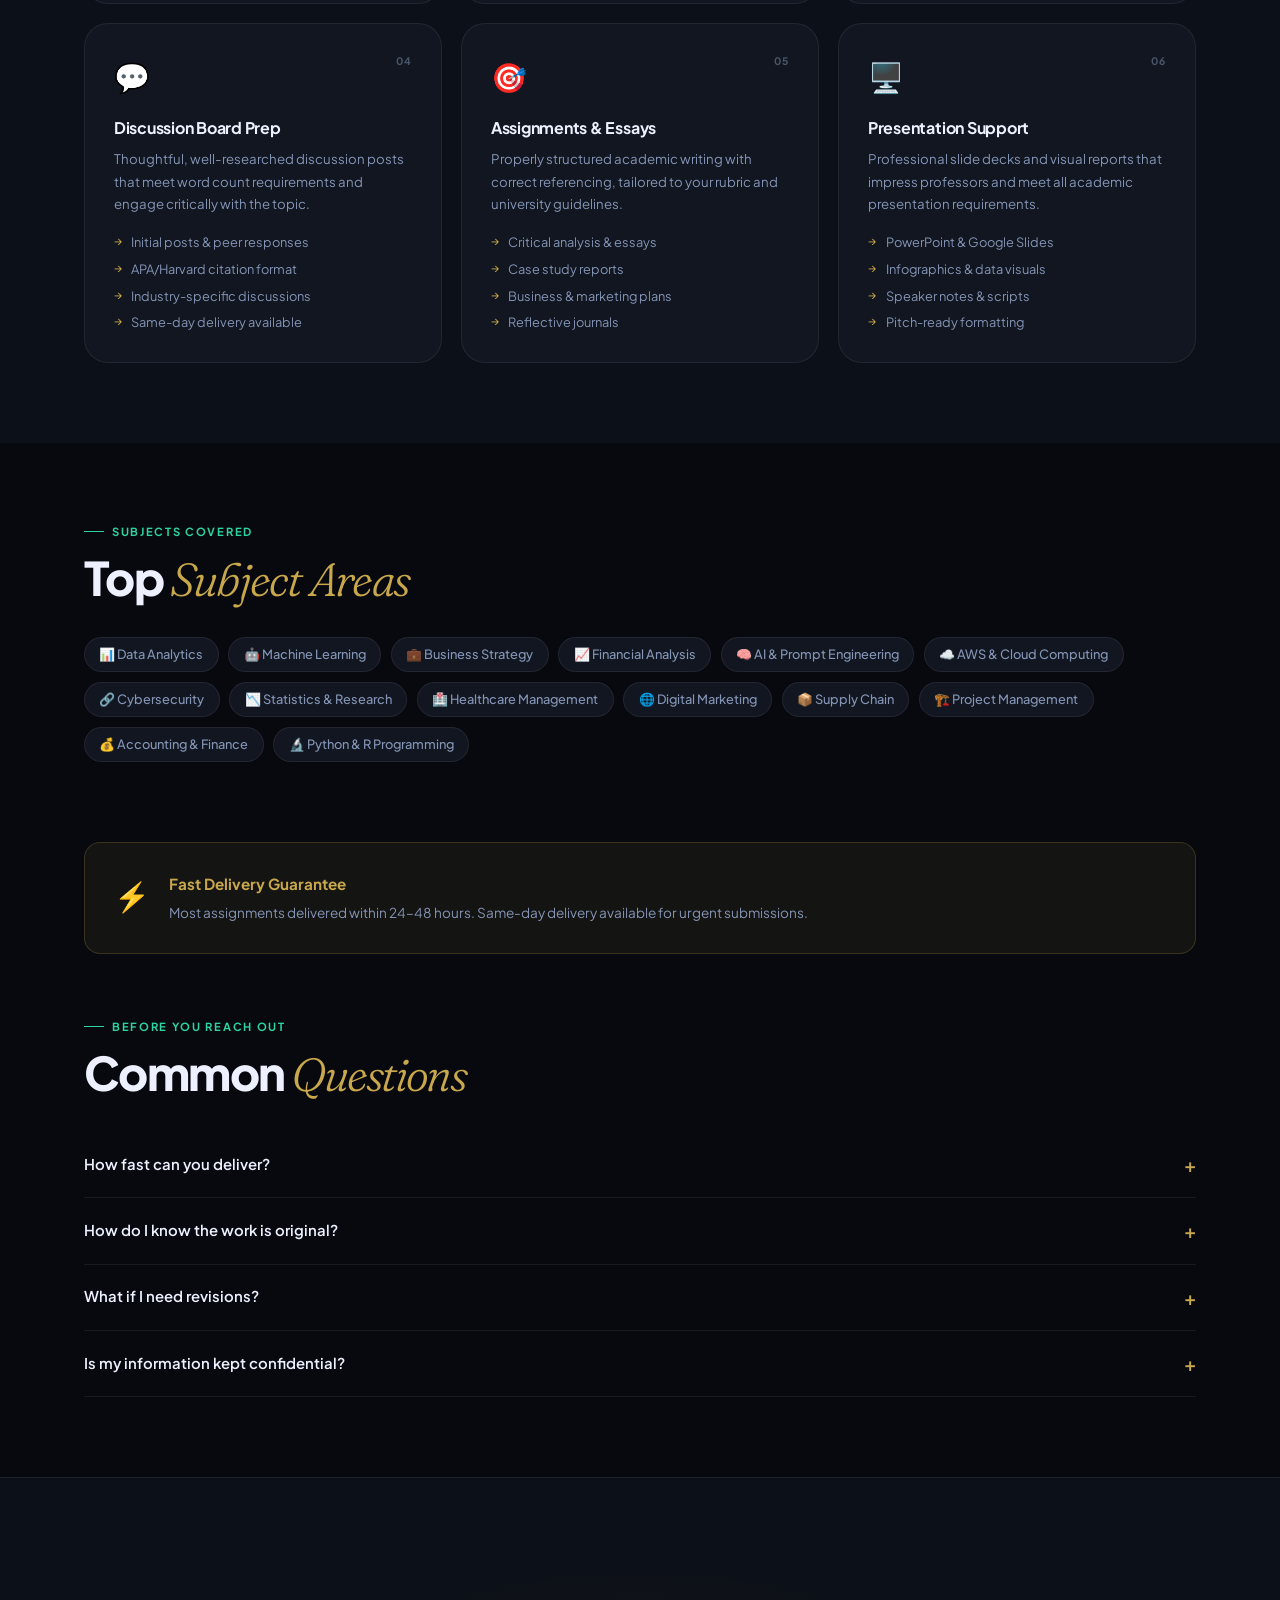
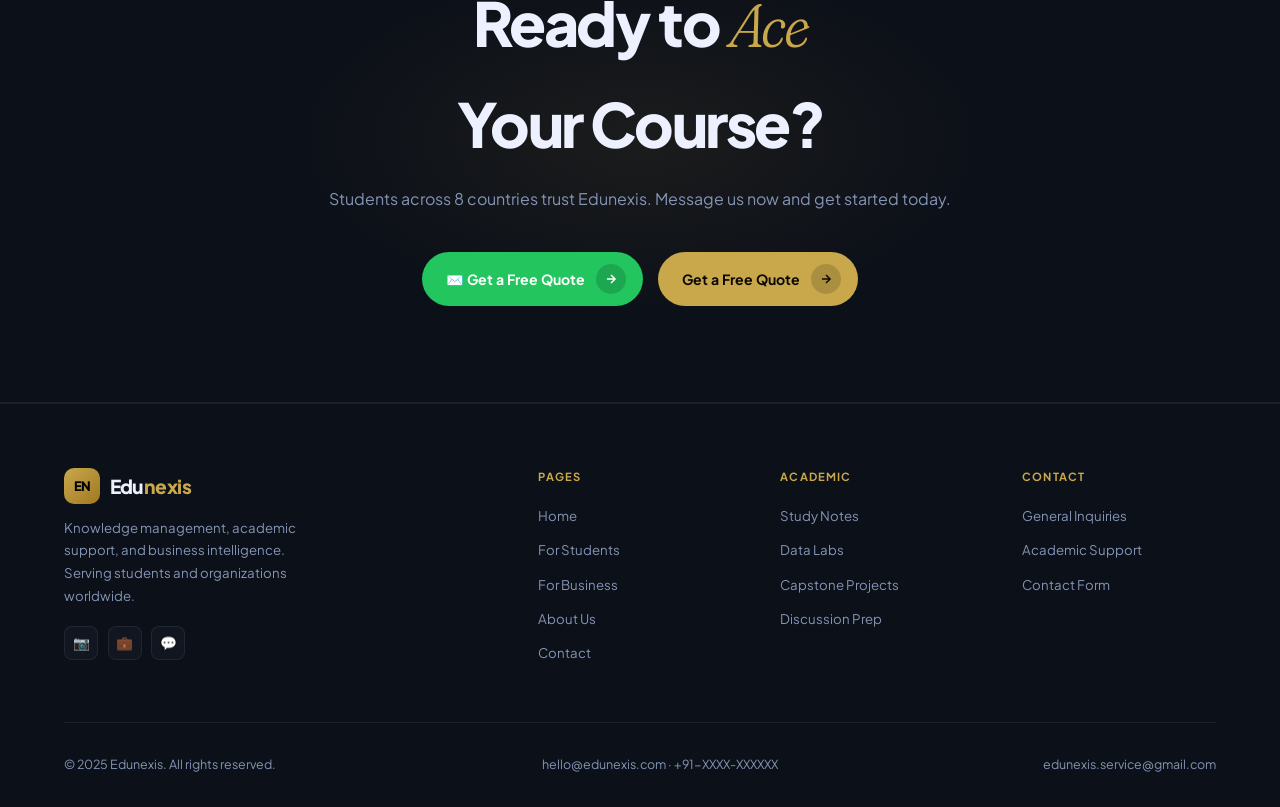
<file: students_v2.html>
<!DOCTYPE html>
<html lang="en">
<head>
<meta charset="UTF-8">
<meta name="viewport" content="width=device-width, initial-scale=1.0">
<title>For Students — Edunexis</title>
<link href="https://fonts.googleapis.com/css2?family=Plus+Jakarta+Sans:wght@300;400;500;600;700;800&family=Fraunces:opsz,wght,SOFT,WONK@9..144,100..900,0..100,0..1&display=swap" rel="stylesheet">
<link rel="stylesheet" href="style_v2.css">
</head>
<body>

<nav id="nav">
  <a href="index.html" class="logo">
    <div class="logo-mark">EN</div>
    <span class="logo-name">Edu<em>nexis</em></span>
  </a>
  <ul class="nav-links">
    <li><a href="index.html">Home</a></li>
    <li><a href="students_v2.html" class="active">For Students</a></li>
    <li><a href="business_v2.html">For Business</a></li>
    <li><a href="about_v2.html">About</a></li>
    <li><a href="contact_v2.html">Contact</a></li>
    <li><a href="contact_v2.html" class="nav-cta">Get Started →</a></li>
  </ul>
  <button class="hamburger" id="hbg"><span></span><span></span><span></span></button>
</nav>
<div class="mob-menu" id="mob">
  <ul>
    <li><a href="index.html">Home</a></li>
    <li><a href="students_v2.html">For Students</a></li>
    <li><a href="business_v2.html">For Business</a></li>
    <li><a href="about_v2.html">About</a></li>
    <li><a href="contact_v2.html">Contact</a></li>
    <li><a href="contact_v2.html" class="mob-cta">Get Started</a></li>
  </ul>
</div>

<!-- PAGE HERO -->
<div class="page-hero">
  <div class="page-hero-bg"></div>
  <div class="page-hero-inner">
    <div class="breadcrumb"><a href="index.html">Home</a> <span>›</span> <span class="bc-cur">For Students</span></div>
    <h1>Academic Support<br><span class="serif-gold">Built for You.</span></h1>
    <p>Structured study notes, data analysis, research guides, and project support tailored for 30+ US & UK universities. We know your curriculum inside out.</p>
    <div class="page-hero-btns">
      <a href="contact_v2.html" class="btn-arrow">
        Start a Project
        <span class="arr-circle"><svg viewBox="0 0 24 24"><path d="M5 12h14M12 5l7 7-7 7"/></svg></span>
      </a>
      <a href="mailto:edunexis.service@gmail.com?subject=Academic%20Support%20Inquiry" class="btn-wa">
        ✉️ Email Us
        <span class="arr-circle"><svg viewBox="0 0 24 24"><path d="M5 12h14M12 5l7 7-7 7"/></svg></span>
      </a>
    </div>
  </div>
</div>

<!-- UNIVERSITIES -->
<section class="sec">
  <div class="reveal">
    <div class="sec-tag">Universities We Serve</div>
    <h2 class="sec-title">We Know Your <span class="serif-gold">Curriculum</span></h2>
    <p class="sec-sub">From US to UK — familiar with rubrics, formats, and expectations at 30+ institutions.</p>
  </div>
  <div class="chip-cloud stagger" style="margin-top:2rem">
    <div class="chip">🎓 Trine University</div>
    <div class="chip">🎓 Indiana Wesleyan (IWU)</div>
    <div class="chip">🎓 Cumberland University</div>
    <div class="chip">🎓 BPP University London</div>
    <div class="chip">🎓 University of Roehampton</div>
    <div class="chip">🎓 Anderson University</div>
    <div class="chip">🎓 Concordia University</div>
    <div class="chip">🎓 Bath Spa University</div>
    <div class="chip">🎓 University of Sunderland</div>
    <div class="chip">🎓 Northumbria University</div>
    <div class="chip">🎓 Purdue University Global</div>
    <div class="chip">🎓 Walden University</div>
    <div class="chip">🎓 Liberty University</div>
    <div class="chip">🎓 Regent University</div>
    <div class="chip gold-chip">🎓 + 16 More Universities</div>
  </div>
</section>

<!-- SERVICES -->
<div class="srv-sec">
  <div class="sec">
    <div class="reveal">
      <div class="sec-tag">What We Offer</div>
      <h2 class="sec-title">Student <span class="serif-gold">Services</span></h2>
    </div>
    <div class="detail-grid stagger">
      <div class="detail-card">
        <div class="dc-top">
          <div class="dc-icon">📓</div>
          <div class="dc-num">01</div>
        </div>
        <h3>Study Notes & Guides</h3>
        <p>Comprehensive, structured notes based on your course textbooks and professor's expectations. Formatted for easy review and exam prep.</p>
        <ul class="dc-list">
          <li>Chapter summaries & key concepts</li>
          <li>Visual mind maps & flowcharts</li>
          <li>Practice questions & answers</li>
          <li>Week-by-week study plans</li>
        </ul>
      </div>
      <div class="detail-card">
        <div class="dc-top">
          <div class="dc-icon">📊</div>
          <div class="dc-num">02</div>
        </div>
        <h3>Data Analysis Labs</h3>
        <p>Hands-on data analysis support using Excel, Python, R, Power BI, and Tableau — exactly as your university requires.</p>
        <ul class="dc-list">
          <li>Excel modeling & pivot tables</li>
          <li>Python & R statistical analysis</li>
          <li>Tableau & Power BI dashboards</li>
          <li>Lab reports with interpretation</li>
        </ul>
      </div>
      <div class="detail-card">
        <div class="dc-top">
          <div class="dc-icon">🔬</div>
          <div class="dc-num">03</div>
        </div>
        <h3>Research & Capstone</h3>
        <p>End-to-end research support from literature review to final submission. MSIT, MBA, and other capstone programs covered.</p>
        <ul class="dc-list">
          <li>Literature reviews & citations</li>
          <li>Research methodology design</li>
          <li>Data collection & analysis</li>
          <li>Full capstone documentation</li>
        </ul>
      </div>
      <div class="detail-card">
        <div class="dc-top">
          <div class="dc-icon">💬</div>
          <div class="dc-num">04</div>
        </div>
        <h3>Discussion Board Prep</h3>
        <p>Thoughtful, well-researched discussion posts that meet word count requirements and engage critically with the topic.</p>
        <ul class="dc-list">
          <li>Initial posts & peer responses</li>
          <li>APA/Harvard citation format</li>
          <li>Industry-specific discussions</li>
          <li>Same-day delivery available</li>
        </ul>
      </div>
      <div class="detail-card">
        <div class="dc-top">
          <div class="dc-icon">🎯</div>
          <div class="dc-num">05</div>
        </div>
        <h3>Assignments & Essays</h3>
        <p>Properly structured academic writing with correct referencing, tailored to your rubric and university guidelines.</p>
        <ul class="dc-list">
          <li>Critical analysis & essays</li>
          <li>Case study reports</li>
          <li>Business & marketing plans</li>
          <li>Reflective journals</li>
        </ul>
      </div>
      <div class="detail-card">
        <div class="dc-top">
          <div class="dc-icon">🖥️</div>
          <div class="dc-num">06</div>
        </div>
        <h3>Presentation Support</h3>
        <p>Professional slide decks and visual reports that impress professors and meet all academic presentation requirements.</p>
        <ul class="dc-list">
          <li>PowerPoint & Google Slides</li>
          <li>Infographics & data visuals</li>
          <li>Speaker notes & scripts</li>
          <li>Pitch-ready formatting</li>
        </ul>
      </div>
    </div>
  </div>
</div>

<!-- SUBJECTS -->
<section class="sec">
  <div class="reveal">
    <div class="sec-tag">Subjects Covered</div>
    <h2 class="sec-title">Top <span class="serif-gold">Subject Areas</span></h2>
  </div>
  <div class="chip-cloud stagger" style="margin-top:2rem">
    <div class="chip">📊 Data Analytics</div>
    <div class="chip">🤖 Machine Learning</div>
    <div class="chip">💼 Business Strategy</div>
    <div class="chip">📈 Financial Analysis</div>
    <div class="chip">🧠 AI & Prompt Engineering</div>
    <div class="chip">☁️ AWS & Cloud Computing</div>
    <div class="chip">🔗 Cybersecurity</div>
    <div class="chip">📉 Statistics & Research</div>
    <div class="chip">🏥 Healthcare Management</div>
    <div class="chip">🌐 Digital Marketing</div>
    <div class="chip">📦 Supply Chain</div>
    <div class="chip">🏗️ Project Management</div>
    <div class="chip">💰 Accounting & Finance</div>
    <div class="chip">🔬 Python & R Programming</div>
  </div>
</section>

<!-- HIGHLIGHT + FAQ -->
<section class="sec" style="padding-top:0">
  <div class="highlight-box reveal">
    <div class="hl-icon">⚡</div>
    <div>
      <h4>Fast Delivery Guarantee</h4>
      <p>Most assignments delivered within 24–48 hours. Same-day delivery available for urgent submissions.</p>
    </div>
  </div>

  <div style="margin-top:4rem">
    <div class="reveal">
      <div class="sec-tag">Before You Reach Out</div>
      <h2 class="sec-title">Common <span class="serif-gold">Questions</span></h2>
    </div>
    <div class="faq-list reveal">
      <div class="faq-item">
        <div class="faq-q">How fast can you deliver? <span class="faq-icon">+</span></div>
        <div class="faq-a">Most projects are delivered within 24–48 hours. Same-day delivery is available at an extra charge. Just mention your deadline when you reach out.</div>
      </div>
      <div class="faq-item">
        <div class="faq-q">How do I know the work is original? <span class="faq-icon">+</span></div>
        <div class="faq-a">Every delivery is freshly created for your specific brief. No pre-written templates or recycled content. You can request a plagiarism report on delivery.</div>
      </div>
      <div class="faq-item">
        <div class="faq-q">What if I need revisions? <span class="faq-icon">+</span></div>
        <div class="faq-a">We offer unlimited revisions until you're fully satisfied. Just share your feedback and we'll refine the work at no extra cost.</div>
      </div>
      <div class="faq-item">
        <div class="faq-q">Is my information kept confidential? <span class="faq-icon">+</span></div>
        <div class="faq-a">100%. Your name, university, and project details are never shared with anyone. We have a strict zero data sharing policy.</div>
      </div>
    </div>
  </div>
</section>

<!-- CTA -->
<section class="cta-sec">
  <div class="cta-glow"></div>
  <h2>Ready to <span class="serif-gold">Ace</span><br>Your Course?</h2>
  <p>Students across 8 countries trust Edunexis. Message us now and get started today.</p>
  <div class="cta-btns">
    <a href="mailto:edunexis.service@gmail.com?subject=Academic%20Project%20Quote" class="btn-wa">✉️ Get a Free Quote <span class="arr-circle"><svg viewBox="0 0 24 24"><path d="M5 12h14M12 5l7 7-7 7"/></svg></span></a>
    <a href="contact_v2.html" class="btn-arrow">Get a Free Quote <span class="arr-circle"><svg viewBox="0 0 24 24"><path d="M5 12h14M12 5l7 7-7 7"/></svg></span></a>
  </div>
</section>

<footer>
  <div class="foot-top">
    <div class="foot-brand">
      <a href="index.html" class="logo"><div class="logo-mark">EN</div><span class="logo-name">Edu<em>nexis</em></span></a>
      <p>Knowledge management, academic support, and business intelligence. Serving students and organizations worldwide.</p>
      <div class="soc-row"><a href="#" class="soc-btn">📷</a><a href="#" class="soc-btn">💼</a><a href="#" class="soc-btn">💬</a></div>
    </div>
    <div class="foot-col"><h5>Pages</h5><ul><li><a href="index.html">Home</a></li><li><a href="students_v2.html">For Students</a></li><li><a href="business_v2.html">For Business</a></li><li><a href="about_v2.html">About Us</a></li><li><a href="contact_v2.html">Contact</a></li></ul></div>
    <div class="foot-col"><h5>Academic</h5><ul><li><a href="students_v2.html">Study Notes</a></li><li><a href="students_v2.html">Data Labs</a></li><li><a href="students_v2.html">Capstone Projects</a></li><li><a href="students_v2.html">Discussion Prep</a></li></ul></div>
    <div class="foot-col"><h5>Contact</h5><ul><li><a href="mailto:edunexis.service@gmail.com">General Inquiries</a></li><li><a href="mailto:edunexis.support@gmail.com">Academic Support</a></li><li><a href="contact_v2.html">Contact Form</a></li></ul></div>
  </div>
  <div class="foot-bottom"><p>© 2025 Edunexis. All rights reserved.</p><p>hello@edunexis.com · +91-XXXX-XXXXXX</p><p>edunexis.service@gmail.com</p></div>
</footer>

<script src="script_v2.js"></script>
</body>
</html>
</file>
<file: style_v2.css>
/* ═══════════════════════════════════════
   EDUNEXIS v2  ·  Shared Stylesheet
   Font: Plus Jakarta Sans + Fraunces
═══════════════════════════════════════ */
:root{
  --bg:#07090F;--surface:#0C1018;--card:#111620;--card-h:#151C28;
  --gold:#C9A84C;--gold2:#E8C97A;--gold-glow:rgba(201,168,76,.14);
  --blue:#4F8EF7;--green:#2DD4A0;
  --text:#EDF1FF;--sub:#8494B5;
  --border:rgba(255,255,255,.07);--border-h:rgba(201,168,76,.25);
  --r:16px;--r2:24px;--ease:cubic-bezier(.4,0,.2,1);
}
*,*::before,*::after{margin:0;padding:0;box-sizing:border-box}
html{scroll-behavior:smooth}
body{background:var(--bg);color:var(--text);font-family:'Plus Jakarta Sans',sans-serif;overflow-x:hidden;line-height:1.6}
body::after{content:'';position:fixed;inset:0;background-image:url("data:image/svg+xml,%3Csvg viewBox='0 0 200 200' xmlns='http://www.w3.org/2000/svg'%3E%3Cfilter id='n'%3E%3CfeTurbulence type='fractalNoise' baseFrequency='0.85' numOctaves='4' stitchTiles='stitch'/%3E%3C/filter%3E%3Crect width='100%25' height='100%25' filter='url(%23n)' opacity='0.03'/%3E%3C/svg%3E");pointer-events:none;z-index:9999}

/* NAV */
nav{position:fixed;top:0;left:0;right:0;z-index:100;display:flex;align-items:center;justify-content:space-between;padding:1rem 5%;background:rgba(7,9,15,.7);backdrop-filter:blur(20px);border-bottom:1px solid var(--border);transition:background .3s var(--ease)}
nav.solid{background:rgba(7,9,15,.97)}
.logo{display:flex;align-items:center;gap:.6rem;text-decoration:none}
.logo-mark{width:36px;height:36px;border-radius:10px;background:linear-gradient(135deg,var(--gold),#A07820);display:flex;align-items:center;justify-content:center;font-size:13px;font-weight:800;color:#000;letter-spacing:-.5px}
.logo-name{font-size:1.2rem;font-weight:800;color:var(--text);letter-spacing:-.03em}
.logo-name em{font-style:normal;color:var(--gold)}
.nav-links{display:flex;list-style:none;align-items:center;gap:.2rem}
.nav-links a{color:var(--sub);text-decoration:none;font-size:.85rem;font-weight:500;padding:.4rem .85rem;border-radius:8px;transition:all .2s var(--ease)}
.nav-links a:hover,.nav-links a.active{color:var(--text);background:rgba(255,255,255,.05)}
.nav-cta{background:var(--gold)!important;color:#0A0800!important;font-weight:700!important;margin-left:.4rem}
.nav-cta:hover{background:var(--gold2)!important;transform:translateY(-1px);box-shadow:0 6px 20px rgba(201,168,76,.35)!important}
.hamburger{display:none;flex-direction:column;gap:5px;background:none;border:none;cursor:pointer;padding:4px}
.hamburger span{display:block;width:22px;height:2px;background:var(--text);border-radius:2px;transition:.25s}
.mob-menu{position:fixed;top:64px;left:0;right:0;z-index:99;background:rgba(7,9,15,.98);backdrop-filter:blur(20px);border-bottom:1px solid var(--border);padding:1.5rem 5%;transform:translateY(-110%);transition:transform .3s var(--ease)}
.mob-menu.open{transform:translateY(0)}
.mob-menu ul{list-style:none}
.mob-menu ul li{border-bottom:1px solid var(--border)}
.mob-menu ul li a{display:block;padding:.9rem 0;color:var(--sub);text-decoration:none;font-weight:600;font-size:.95rem;transition:color .2s}
.mob-menu ul li a:hover{color:var(--text)}
.mob-cta{color:var(--gold)!important}

/* BUTTONS */
.btn-arrow{display:inline-flex;align-items:center;gap:.7rem;background:var(--gold);color:#0A0800;padding:.75rem 1.1rem .75rem 1.5rem;border-radius:100px;font-weight:700;font-size:.88rem;text-decoration:none;border:none;cursor:pointer;transition:all .25s var(--ease)}
.btn-arrow .arr-circle{width:30px;height:30px;border-radius:50%;background:rgba(0,0,0,.15);display:flex;align-items:center;justify-content:center;transition:transform .3s var(--ease);flex-shrink:0}
.btn-arrow .arr-circle svg{width:14px;height:14px;stroke:#0A0800;fill:none;stroke-width:2.5;transition:transform .3s}
.btn-arrow:hover{background:var(--gold2);box-shadow:0 10px 30px rgba(201,168,76,.4);transform:translateY(-2px)}
.btn-arrow:hover .arr-circle{transform:rotate(45deg)}
.btn-ghost{display:inline-flex;align-items:center;gap:.7rem;background:transparent;color:var(--text);padding:.75rem 1.1rem .75rem 1.5rem;border-radius:100px;font-weight:600;font-size:.88rem;text-decoration:none;border:1px solid var(--border-h);cursor:pointer;transition:all .25s var(--ease)}
.btn-ghost .arr-circle{width:30px;height:30px;border-radius:50%;background:rgba(255,255,255,.07);display:flex;align-items:center;justify-content:center;transition:transform .3s var(--ease);flex-shrink:0}
.btn-ghost .arr-circle svg{width:14px;height:14px;stroke:var(--text);fill:none;stroke-width:2.5}
.btn-ghost:hover{border-color:rgba(255,255,255,.2);background:rgba(255,255,255,.04)}
.btn-ghost:hover .arr-circle{transform:rotate(45deg)}
.btn-wa{display:inline-flex;align-items:center;gap:.7rem;background:#22C55E;color:#fff;padding:.75rem 1.1rem .75rem 1.5rem;border-radius:100px;font-weight:700;font-size:.88rem;text-decoration:none;border:none;cursor:pointer;transition:all .25s var(--ease)}
.btn-wa .arr-circle{width:30px;height:30px;border-radius:50%;background:rgba(0,0,0,.15);display:flex;align-items:center;justify-content:center;transition:transform .3s var(--ease);flex-shrink:0}
.btn-wa .arr-circle svg{width:14px;height:14px;stroke:#fff;fill:none;stroke-width:2.5}
.btn-wa:hover{background:#16A34A;box-shadow:0 10px 25px rgba(34,197,94,.3);transform:translateY(-2px)}
.btn-wa:hover .arr-circle{transform:rotate(45deg)}

/* PAGE HERO */
.page-hero{position:relative;overflow:hidden;padding:8.5rem 5% 4.5rem;background:var(--surface);border-bottom:1px solid var(--border)}
.page-hero-bg{position:absolute;inset:0;background:radial-gradient(ellipse 60% 60% at 30% 50%,rgba(79,142,247,.08) 0%,transparent 60%),radial-gradient(ellipse 40% 40% at 80% 30%,rgba(201,168,76,.06) 0%,transparent 55%);pointer-events:none}
.page-hero-inner{max-width:1240px;margin:0 auto;position:relative}
.page-hero h1{font-size:clamp(2.5rem,5.5vw,4.5rem);font-weight:800;letter-spacing:-.04em;line-height:1.0;margin:.8rem 0 1rem}
.page-hero p{color:var(--sub);font-size:1rem;max-width:520px;line-height:1.75;margin-bottom:2rem}
.page-hero-btns{display:flex;gap:.8rem;flex-wrap:wrap}
.breadcrumb{display:flex;align-items:center;gap:.4rem}
.breadcrumb a{color:var(--sub);text-decoration:none;font-size:.8rem;transition:color .2s}
.breadcrumb a:hover{color:var(--gold)}
.breadcrumb span{color:var(--sub);font-size:.75rem}
.bc-cur{color:var(--gold);font-size:.8rem;font-weight:600}

/* SECTIONS */
.sec{max-width:1240px;margin:0 auto;padding:5rem 5%}
.sec-tag{font-size:.7rem;font-weight:700;color:var(--green);letter-spacing:.15em;text-transform:uppercase;margin-bottom:.7rem;display:flex;align-items:center;gap:.5rem}
.sec-tag::before{content:'';width:20px;height:1.5px;background:var(--green)}
.sec-title{font-size:clamp(1.9rem,4vw,2.9rem);font-weight:800;letter-spacing:-.035em;line-height:1.1;margin-bottom:.9rem}
.sec-title .serif-gold,.serif-gold{font-family:'Fraunces',serif;font-style:italic;font-weight:300;color:var(--gold);font-variation-settings:'SOFT' 60,'WONK' 1}
.sec-sub{color:var(--sub);font-size:.95rem;max-width:500px;line-height:1.75}

/* CHIPS */
.chip-cloud{display:flex;flex-wrap:wrap;gap:.6rem}
.chip{background:var(--card);border:1px solid var(--border);color:var(--sub);padding:.4rem .9rem;border-radius:100px;font-size:.8rem;font-weight:500;transition:all .2s var(--ease)}
.chip:hover{border-color:var(--border-h);color:var(--text)}
.gold-chip{background:var(--gold-glow);border-color:rgba(201,168,76,.25);color:var(--gold)}

/* SRV SEC */
.srv-sec{background:var(--surface);max-width:100%;padding:5rem 0}
.srv-sec .sec{padding-top:0;padding-bottom:0}

/* DETAIL GRID (students/business services) */
.detail-grid{display:grid;grid-template-columns:repeat(3,1fr);gap:1.2rem;margin-top:2.5rem}
.detail-card{background:var(--card);border:1px solid var(--border);border-radius:var(--r2);padding:1.8rem;transition:all .3s var(--ease);position:relative;overflow:hidden}
.detail-card::after{content:'';position:absolute;top:0;left:0;right:0;height:2px;background:linear-gradient(90deg,transparent,var(--gold),transparent);transform:scaleX(0);transition:transform .35s var(--ease)}
.detail-card:hover{border-color:var(--border-h);transform:translateY(-4px);box-shadow:0 20px 50px rgba(0,0,0,.35)}
.detail-card:hover::after{transform:scaleX(1)}
.dc-top{display:flex;align-items:flex-start;justify-content:space-between;margin-bottom:1rem}
.dc-icon{font-size:1.8rem}
.dc-num{font-size:.65rem;font-weight:700;color:var(--sub);letter-spacing:.1em;opacity:.5}
.detail-card h3{font-size:1rem;font-weight:700;letter-spacing:-.015em;margin-bottom:.5rem}
.detail-card p{color:var(--sub);font-size:.83rem;line-height:1.7;margin-bottom:1rem}
.dc-list{list-style:none;display:flex;flex-direction:column;gap:.4rem}
.dc-list li{color:var(--sub);font-size:.8rem;padding-left:1.1rem;position:relative}
.dc-list li::before{content:'→';position:absolute;left:0;color:var(--gold);font-size:.72rem}

/* PATH CARDS (home) */
.path-grid{display:grid;grid-template-columns:1fr 1fr;gap:1.2rem;margin-top:3rem}
.path-card{background:var(--card);border:1px solid var(--border);border-radius:var(--r2);padding:2.5rem;text-decoration:none;color:var(--text);display:flex;flex-direction:column;position:relative;overflow:hidden;transition:all .3s var(--ease)}
.path-card::before{content:'';position:absolute;inset:0;background:linear-gradient(135deg,rgba(79,142,247,.06) 0%,transparent 60%);opacity:0;transition:opacity .3s}
.path-card.gold-path::before{background:linear-gradient(135deg,rgba(201,168,76,.07) 0%,transparent 60%)}
.path-card:hover{border-color:rgba(79,142,247,.3);transform:translateY(-4px);box-shadow:0 24px 60px rgba(0,0,0,.4)}
.path-card.gold-path:hover{border-color:rgba(201,168,76,.3)}
.path-card:hover::before{opacity:1}
.path-icon{font-size:2.2rem;margin-bottom:1.5rem;width:64px;height:64px;border-radius:16px;background:rgba(79,142,247,.1);border:1px solid rgba(79,142,247,.15);display:flex;align-items:center;justify-content:center;transition:transform .3s var(--ease)}
.path-card.gold-path .path-icon{background:rgba(201,168,76,.1);border-color:rgba(201,168,76,.15)}
.path-card:hover .path-icon{transform:scale(1.08)}
.path-card h3{font-size:1.35rem;font-weight:800;letter-spacing:-.025em;margin-bottom:.6rem}
.path-card p{color:var(--sub);font-size:.88rem;line-height:1.75;flex:1;margin-bottom:2rem}
.path-link{display:inline-flex;align-items:center;gap:.6rem;font-size:.83rem;font-weight:700;color:var(--blue);transition:gap .25s var(--ease)}
.path-card.gold-path .path-link{color:var(--gold)}
.path-link .link-arr{width:26px;height:26px;border-radius:50%;border:1.5px solid rgba(79,142,247,.35);display:flex;align-items:center;justify-content:center;transition:all .25s var(--ease);flex-shrink:0}
.path-card.gold-path .path-link .link-arr{border-color:rgba(201,168,76,.35)}
.path-link .link-arr svg{width:11px;height:11px;stroke:currentColor;fill:none;stroke-width:2.5}
.path-card:hover .path-link{gap:.9rem}
.path-card:hover .path-link .link-arr{background:var(--blue);border-color:var(--blue);transform:rotate(45deg)}
.path-card.gold-path:hover .path-link .link-arr{background:var(--gold);border-color:var(--gold)}

/* SRV GRID */
.srv-grid{display:grid;grid-template-columns:repeat(4,1fr);margin-top:3rem;border:1px solid var(--border);border-radius:var(--r2);overflow:hidden}
.srv-card{background:var(--card);padding:1.8rem;border-right:1px solid var(--border);border-bottom:1px solid var(--border);position:relative;overflow:hidden;transition:background .25s var(--ease)}
.srv-card:nth-child(4n){border-right:none}
.srv-card:nth-child(n+5){border-bottom:none}
.srv-card:hover{background:var(--card-h)}
.srv-card::after{content:'';position:absolute;top:0;left:0;right:0;height:2px;background:linear-gradient(90deg,transparent,var(--gold),transparent);transform:scaleX(0);transition:transform .35s var(--ease)}
.srv-card:hover::after{transform:scaleX(1)}
.srv-num{font-size:.65rem;font-weight:700;color:var(--sub);letter-spacing:.12em;text-transform:uppercase;margin-bottom:.9rem}
.srv-ico{font-size:1.7rem;margin-bottom:.8rem;display:block;transition:transform .25s var(--ease)}
.srv-card:hover .srv-ico{transform:scale(1.12)}
.srv-card h4{font-size:.93rem;font-weight:700;margin-bottom:.45rem;letter-spacing:-.01em}
.srv-card p{color:var(--sub);font-size:.8rem;line-height:1.65}
.srv-tags{display:flex;flex-wrap:wrap;gap:.3rem;margin-top:.9rem}
.srv-tags span{background:rgba(79,142,247,.09);border:1px solid rgba(79,142,247,.14);color:#7BADF5;font-size:.67rem;font-weight:600;padding:.18rem .55rem;border-radius:100px;letter-spacing:.03em}

/* PROCESS */
.proc-row{display:flex;align-items:flex-start;gap:0;margin-top:3rem}
.proc-item{flex:1;background:var(--card);border:1px solid var(--border);border-radius:var(--r);padding:2rem;position:relative;overflow:hidden;transition:all .3s var(--ease)}
.proc-item:hover{border-color:var(--border-h);box-shadow:0 16px 40px rgba(0,0,0,.3)}
.proc-ghost{position:absolute;bottom:-.5rem;right:-.5rem;font-size:6rem;font-weight:800;color:rgba(255,255,255,.025);line-height:1;pointer-events:none;letter-spacing:-.05em}
.proc-step{width:40px;height:40px;border-radius:10px;background:var(--gold-glow);border:1px solid rgba(201,168,76,.25);display:flex;align-items:center;justify-content:center;font-weight:800;font-size:.85rem;color:var(--gold);margin-bottom:1.2rem}
.proc-item h4{font-size:.95rem;font-weight:700;margin-bottom:.5rem;letter-spacing:-.01em}
.proc-item p{color:var(--sub);font-size:.82rem;line-height:1.65}
.proc-arrow{flex-shrink:0;width:3rem;display:flex;align-items:center;justify-content:center;padding-top:1.6rem}
.proc-arrow svg{width:28px;height:28px;stroke:var(--sub);fill:none;stroke-width:1.5;opacity:.5}

/* WHY CARDS */
.why-grid{display:grid;grid-template-columns:repeat(3,1fr);gap:1.2rem;margin-top:3rem}
.why-card{background:var(--card);border:1px solid var(--border);border-radius:var(--r);padding:1.8rem;transition:all .3s var(--ease);position:relative;overflow:hidden}
.why-card::before{content:'';position:absolute;inset:0;border-radius:var(--r);background:linear-gradient(135deg,rgba(201,168,76,.05),transparent);opacity:0;transition:opacity .3s}
.why-card:hover{transform:translateY(-3px);border-color:var(--border-h);box-shadow:0 20px 50px rgba(0,0,0,.35)}
.why-card:hover::before{opacity:1}
.why-icon{width:44px;height:44px;border-radius:12px;background:linear-gradient(135deg,rgba(201,168,76,.15),rgba(201,168,76,.05));border:1px solid rgba(201,168,76,.2);display:flex;align-items:center;justify-content:center;font-size:1.2rem;margin-bottom:1.1rem;transition:transform .25s}
.why-card:hover .why-icon{transform:scale(1.08)}
.why-card h4{font-size:.92rem;font-weight:700;margin-bottom:.4rem;letter-spacing:-.01em}
.why-card p{color:var(--sub);font-size:.82rem;line-height:1.65}

/* TESTIMONIALS */
.testi-grid{display:grid;grid-template-columns:repeat(3,1fr);gap:1.2rem;margin-top:3rem}
.testi-card{background:var(--card);border:1px solid var(--border);border-radius:var(--r2);padding:2rem;position:relative;overflow:hidden;transition:all .3s var(--ease)}
.testi-card:hover{border-color:var(--border-h);transform:translateY(-3px);box-shadow:0 20px 50px rgba(0,0,0,.35)}
.testi-card::before{content:'"';font-family:'Fraunces',serif;font-size:8rem;font-weight:300;font-style:italic;color:var(--gold);opacity:.07;position:absolute;top:-.5rem;right:1rem;line-height:1;pointer-events:none}
.stars{color:var(--gold);font-size:.82rem;letter-spacing:.06em;margin-bottom:.9rem}
.testi-card blockquote{color:var(--sub);font-size:.88rem;line-height:1.75;font-style:italic;margin-bottom:1.5rem}
.t-author{display:flex;align-items:center;gap:.8rem}
.t-av{width:38px;height:38px;border-radius:50%;flex-shrink:0;background:linear-gradient(135deg,var(--blue),var(--gold));display:flex;align-items:center;justify-content:center;font-weight:800;font-size:.78rem;color:#fff}
.t-name{font-size:.88rem;font-weight:700;letter-spacing:-.01em}
.t-role{font-size:.75rem;color:var(--sub);margin-top:.1rem}

/* HIGHLIGHT BOX */
.highlight-box{display:flex;align-items:flex-start;gap:1.2rem;background:rgba(201,168,76,.07);border:1px solid rgba(201,168,76,.2);border-radius:var(--r);padding:1.8rem}
.hl-icon{font-size:1.8rem;flex-shrink:0}
.highlight-box h4{font-size:.95rem;font-weight:700;color:var(--gold);margin-bottom:.35rem}
.highlight-box p{color:var(--sub);font-size:.85rem;line-height:1.65}

/* FAQ */
.faq-list{margin-top:2rem}
.faq-item{border-bottom:1px solid var(--border);padding:1.3rem 0;cursor:pointer}
.faq-q{display:flex;justify-content:space-between;align-items:center;font-size:.93rem;font-weight:600;gap:1rem;transition:color .2s}
.faq-q:hover{color:var(--gold)}
.faq-icon{color:var(--gold);font-size:1.2rem;flex-shrink:0;transition:transform .25s var(--ease);line-height:1}
.faq-item.open .faq-icon{transform:rotate(45deg)}
.faq-a{color:var(--sub);font-size:.85rem;line-height:1.7;max-height:0;overflow:hidden;transition:max-height .35s ease,padding .35s ease}
.faq-item.open .faq-a{max-height:200px;padding-top:.9rem}

/* VALUES */
.val-grid{display:grid;grid-template-columns:repeat(3,1fr);gap:1.2rem;margin-top:2.5rem}
.val-card{background:var(--card);border:1px solid var(--border);border-radius:var(--r);padding:1.6rem;transition:all .3s var(--ease)}
.val-card:hover{border-color:var(--border-h);transform:translateY(-2px)}
.val-icon{font-size:1.6rem;margin-bottom:.8rem}
.val-card h4{font-size:.9rem;font-weight:700;margin-bottom:.4rem}
.val-card p{color:var(--sub);font-size:.8rem;line-height:1.65}

/* CONTACT */
.contact-layout{display:grid;grid-template-columns:1fr 1.6fr;gap:3.5rem;align-items:start;margin-top:2.5rem}
.contact-items{display:flex;flex-direction:column;gap:.8rem}
.contact-item{display:flex;align-items:center;gap:1rem;background:var(--card);border:1px solid var(--border);border-radius:var(--r);padding:1.2rem 1.4rem;text-decoration:none;color:var(--text);transition:all .25s var(--ease)}
.contact-item:hover{border-color:var(--border-h);transform:translateX(4px)}
.ci-icon{font-size:1.3rem;width:44px;height:44px;background:var(--gold-glow);border:1px solid rgba(201,168,76,.2);border-radius:10px;display:flex;align-items:center;justify-content:center;flex-shrink:0}
.ci-label{font-size:.7rem;font-weight:700;color:var(--sub);text-transform:uppercase;letter-spacing:.07em;margin-bottom:.2rem}
.ci-val{font-size:.9rem;font-weight:600}
.resp-box{background:var(--card);border:1px solid var(--border);border-radius:var(--r);padding:1.4rem;margin-top:.8rem}
.resp-row{display:flex;justify-content:space-between;align-items:center;padding:.5rem 0;border-bottom:1px solid var(--border)}
.resp-row:last-child{border-bottom:none}
.resp-label{color:var(--sub);font-size:.83rem}
.resp-badge{font-size:.72rem;font-weight:700;padding:.2rem .65rem;border-radius:100px}
.badge-green{background:rgba(45,212,160,.1);border:1px solid rgba(45,212,160,.2);color:var(--green)}
.badge-gold{background:var(--gold-glow);border:1px solid rgba(201,168,76,.2);color:var(--gold)}

/* FORM */
.form-box{background:var(--card);border:1px solid var(--border);border-radius:var(--r2);padding:2.2rem}
.form-box h3{font-size:1.3rem;font-weight:800;letter-spacing:-.025em;margin-bottom:.35rem}
.form-sub{color:var(--sub);font-size:.85rem;margin-bottom:1.8rem}
.form-row{display:grid;grid-template-columns:1fr 1fr;gap:1rem}
.form-group{margin-bottom:1.1rem}
.form-group label{display:block;font-size:.72rem;font-weight:700;color:var(--sub);margin-bottom:.45rem;text-transform:uppercase;letter-spacing:.07em}
.form-group input,.form-group select,.form-group textarea{width:100%;background:var(--surface);border:1px solid rgba(255,255,255,.09);border-radius:10px;padding:.75rem 1rem;color:var(--text);font-family:'Plus Jakarta Sans',sans-serif;font-size:.88rem;outline:none;transition:border-color .2s}
.form-group input:focus,.form-group select:focus,.form-group textarea:focus{border-color:rgba(201,168,76,.4);box-shadow:0 0 0 3px rgba(201,168,76,.06)}
.form-group textarea{height:120px;resize:vertical}
.form-group select{-webkit-appearance:none;cursor:pointer}
.form-group select option{background:var(--card)}
.form-full{width:100%;justify-content:center;font-size:.9rem}

/* STATS */
.stats-row{display:inline-flex;align-items:stretch;background:var(--card);border:1px solid var(--border);border-radius:var(--r2);overflow:hidden}
.stat{padding:1.6rem 2.2rem;text-align:center;position:relative}
.stat+.stat::before{content:'';position:absolute;left:0;top:20%;bottom:20%;width:1px;background:var(--border)}
.s-num{font-size:2rem;font-weight:800;color:var(--gold);letter-spacing:-.04em;line-height:1;display:block}
.s-label{display:block;font-size:.7rem;font-weight:600;color:var(--sub);text-transform:uppercase;letter-spacing:.1em;margin-top:.35rem}

/* TICKER */
.ticker-wrap{overflow:hidden;border-top:1px solid var(--border);border-bottom:1px solid var(--border);background:var(--surface);padding:.8rem 0}
.ticker{display:flex;gap:3.5rem;white-space:nowrap;animation:tickerScroll 22s linear infinite}
.ticker span{color:var(--sub);font-size:.82rem;font-weight:600;letter-spacing:.04em;flex-shrink:0}
@keyframes tickerScroll{0%{transform:translateX(0)}100%{transform:translateX(-50%)}}

/* CTA */
.cta-sec{background:var(--surface);border-top:1px solid var(--border);border-bottom:1px solid var(--border);padding:6rem 5%;text-align:center;position:relative;overflow:hidden}
.cta-glow{position:absolute;top:50%;left:50%;transform:translate(-50%,-50%);width:700px;height:350px;background:radial-gradient(ellipse,rgba(201,168,76,.08) 0%,transparent 70%);pointer-events:none}
.cta-sec h2{font-size:clamp(2rem,5vw,3.8rem);font-weight:800;letter-spacing:-.04em;margin-bottom:.9rem;position:relative}
.cta-sec p{color:var(--sub);font-size:1rem;margin-bottom:2.5rem;position:relative}
.cta-btns{display:flex;gap:.9rem;justify-content:center;flex-wrap:wrap;position:relative}

/* FOOTER */
footer{background:var(--surface);border-top:1px solid var(--border);padding:4rem 5% 2rem}
.foot-top{display:grid;grid-template-columns:2.2fr 1fr 1fr 1fr;gap:3rem;padding-bottom:3rem;border-bottom:1px solid var(--border);margin-bottom:2rem}
.foot-brand p{color:var(--sub);font-size:.83rem;line-height:1.7;max-width:270px;margin-top:.8rem}
.soc-row{display:flex;gap:.6rem;margin-top:1.2rem}
.soc-btn{width:34px;height:34px;border-radius:8px;background:var(--card);border:1px solid var(--border);display:flex;align-items:center;justify-content:center;text-decoration:none;font-size:.85rem;transition:all .2s var(--ease)}
.soc-btn:hover{border-color:var(--border-h);background:rgba(201,168,76,.08)}
.foot-col h5{font-size:.7rem;font-weight:700;text-transform:uppercase;letter-spacing:.1em;color:var(--gold);margin-bottom:1rem}
.foot-col ul{list-style:none}
.foot-col ul li{margin-bottom:.55rem}
.foot-col ul li a{color:var(--sub);text-decoration:none;font-size:.83rem;transition:color .2s}
.foot-col ul li a:hover{color:var(--text)}
.foot-bottom{display:flex;justify-content:space-between;align-items:center}
.foot-bottom p{color:var(--sub);font-size:.78rem}

/* ABOUT SPLIT */
.about-split{display:grid;grid-template-columns:1fr 1fr;gap:4rem;align-items:center}
.about-stat-box{background:var(--card);border:1px solid var(--border);border-radius:var(--r2);padding:2.2rem}
.about-stat-grid{display:grid;grid-template-columns:1fr 1fr;gap:1.5rem;margin-top:1.5rem}
.asn{font-size:2.5rem;font-weight:800;color:var(--gold);letter-spacing:-.04em;line-height:1}
.asl{color:var(--sub);font-size:.72rem;text-transform:uppercase;letter-spacing:.09em;margin-top:.25rem}

/* SCROLL REVEAL */
.reveal{opacity:0;transform:translateY(24px);transition:opacity .6s var(--ease),transform .6s var(--ease)}
.reveal.visible{opacity:1;transform:translateY(0)}
.stagger>*{opacity:0;transform:translateY(20px);transition:opacity .5s var(--ease),transform .5s var(--ease),border-color .25s,box-shadow .25s,background .25s,transform .3s}
.stagger.visible>*:nth-child(1){opacity:1;transform:translateY(0);transition-delay:.04s}
.stagger.visible>*:nth-child(2){opacity:1;transform:translateY(0);transition-delay:.1s}
.stagger.visible>*:nth-child(3){opacity:1;transform:translateY(0);transition-delay:.16s}
.stagger.visible>*:nth-child(4){opacity:1;transform:translateY(0);transition-delay:.22s}
.stagger.visible>*:nth-child(5){opacity:1;transform:translateY(0);transition-delay:.28s}
.stagger.visible>*:nth-child(6){opacity:1;transform:translateY(0);transition-delay:.34s}
.stagger.visible>*:nth-child(7){opacity:1;transform:translateY(0);transition-delay:.40s}
.stagger.visible>*:nth-child(8){opacity:1;transform:translateY(0);transition-delay:.46s}
.stagger.visible>*:nth-child(9){opacity:1;transform:translateY(0);transition-delay:.52s}
.stagger.visible>*:nth-child(n+10){opacity:1;transform:translateY(0);transition-delay:.58s}

@media(max-width:1024px){
  nav{padding:1rem 5%}.nav-links{display:none}.hamburger{display:flex}
  .srv-grid{grid-template-columns:repeat(2,1fr)}
  .srv-card:nth-child(2n){border-right:none}
  .srv-card:nth-child(n+5){border-bottom:1px solid var(--border)}
  .srv-card:nth-child(n+7){border-bottom:none}
  .detail-grid{grid-template-columns:1fr 1fr}
  .testi-grid{grid-template-columns:1fr}
  .why-grid{grid-template-columns:1fr 1fr}
  .path-grid{grid-template-columns:1fr}
  .proc-row{flex-direction:column}.proc-arrow{display:none}
  .foot-top{grid-template-columns:1fr 1fr}
  .contact-layout{grid-template-columns:1fr}
  .about-split{grid-template-columns:1fr;gap:3rem}
  .val-grid{grid-template-columns:1fr 1fr}
  .stats-row{flex-wrap:wrap;max-width:480px;margin-left:auto;margin-right:auto}
}
@media(max-width:640px){
  .srv-grid{grid-template-columns:1fr}
  .srv-card:nth-child(n){border-right:none;border-bottom:1px solid var(--border)}
  .srv-card:last-child{border-bottom:none}
  .detail-grid{grid-template-columns:1fr}
  .why-grid{grid-template-columns:1fr}
  .val-grid{grid-template-columns:1fr}
  .form-row{grid-template-columns:1fr}
  .foot-top{grid-template-columns:1fr}
  .foot-bottom{flex-direction:column;gap:.5rem;text-align:center}
}

/* ═══════════════════════════════
   DASHBOARD VISUALIZATIONS
═══════════════════════════════ */

.dashboard-showcase {
  display: grid;
  grid-template-columns: repeat(auto-fit, minmax(400px, 1fr));
  gap: 2rem;
  margin-top: 3rem;
}

.dashboard-card {
  background: var(--card);
  border: 1px solid var(--border);
  border-radius: var(--r2);
  overflow: hidden;
  transition: all 0.3s var(--ease);
}

.dashboard-card:hover {
  border-color: var(--border-h);
  box-shadow: 0 8px 32px rgba(201, 168, 76, 0.1);
  transform: translateY(-2px);
}

.dashboard-header {
  display: flex;
  align-items: center;
  justify-content: space-between;
  padding: 1.5rem 1.5rem 0 1.5rem;
  border-bottom: 1px solid var(--border);
  margin-bottom: 1.5rem;
}

.dashboard-header h4 {
  font-size: 1.1rem;
  font-weight: 700;
  color: var(--text);
  margin: 0;
}

.dashboard-controls {
  display: flex;
  gap: 0.5rem;
}

.control-dot {
  width: 8px;
  height: 8px;
  border-radius: 50%;
  background: var(--sub);
  transition: all 0.2s var(--ease);
}

.control-dot.active {
  background: var(--gold);
  box-shadow: 0 0 8px rgba(201, 168, 76, 0.5);
}

.dashboard-content {
  padding: 0 1.5rem 1.5rem 1.5rem;
}

/* KPI ROW */
.kpi-row {
  display: grid;
  grid-template-columns: repeat(3, 1fr);
  gap: 1.5rem;
  margin-bottom: 2rem;
}

.kpi-metric {
  text-align: center;
  padding: 1rem;
  background: rgba(255, 255, 255, 0.02);
  border-radius: var(--r);
  border: 1px solid var(--border);
}

.kpi-value {
  font-size: 1.8rem;
  font-weight: 800;
  color: var(--gold);
  letter-spacing: -0.02em;
  margin-bottom: 0.25rem;
}

.kpi-label {
  font-size: 0.75rem;
  color: var(--sub);
  text-transform: uppercase;
  letter-spacing: 0.05em;
  margin-bottom: 0.5rem;
}

.kpi-change {
  font-size: 0.8rem;
  font-weight: 600;
  padding: 0.25rem 0.5rem;
  border-radius: 12px;
  display: inline-block;
}

.kpi-change.positive {
  background: rgba(45, 212, 160, 0.1);
  color: var(--green);
}

.kpi-change.negative {
  background: rgba(239, 68, 68, 0.1);
  color: #EF4444;
}

/* SALES CHART */
.chart-area {
  height: 200px;
  display: flex;
  align-items: center;
  justify-content: center;
}

.sales-chart {
  width: 100%;
  height: 100%;
  max-width: 400px;
}

/* METRIC GRID */
.metric-grid {
  display: grid;
  grid-template-columns: 1fr;
  gap: 1rem;
  margin-bottom: 2rem;
}

.metric-item {
  display: flex;
  align-items: center;
  gap: 1rem;
}

.metric-bar {
  flex: 1;
  height: 8px;
  background: rgba(255, 255, 255, 0.1);
  border-radius: 4px;
  overflow: hidden;
}

.bar-fill {
  height: 100%;
  background: linear-gradient(90deg, var(--gold), var(--gold2));
  border-radius: 4px;
  transition: width 0.8s var(--ease);
}

.metric-info {
  display: flex;
  justify-content: space-between;
  align-items: center;
  min-width: 120px;
}

.metric-name {
  font-size: 0.85rem;
  color: var(--text);
  font-weight: 500;
}

.metric-value {
  font-size: 0.9rem;
  color: var(--gold);
  font-weight: 700;
}

/* PIE CHART */
.pie-chart-area {
  display: flex;
  align-items: center;
  gap: 2rem;
  margin-top: 1rem;
}

.pie-chart {
  width: 120px;
  height: 120px;
}

.pie-legend {
  display: flex;
  flex-direction: column;
  gap: 0.75rem;
}

.legend-item {
  display: flex;
  align-items: center;
  gap: 0.5rem;
  font-size: 0.8rem;
  color: var(--sub);
}

.legend-color {
  width: 12px;
  height: 12px;
  border-radius: 2px;
}

/* FINANCIAL GRID */
.financial-grid {
  display: grid;
  grid-template-columns: repeat(2, 1fr);
  gap: 1rem;
  margin-bottom: 2rem;
}

.financial-card {
  background: rgba(255, 255, 255, 0.02);
  border: 1px solid var(--border);
  border-radius: var(--r);
  padding: 1.25rem;
  text-align: center;
  transition: all 0.3s var(--ease);
}

.financial-card:hover {
  border-color: var(--border-h);
  background: rgba(255, 255, 255, 0.04);
}

.fin-icon {
  font-size: 1.5rem;
  margin-bottom: 0.5rem;
}

.fin-value {
  font-size: 1.4rem;
  font-weight: 800;
  color: var(--gold);
  letter-spacing: -0.02em;
  margin-bottom: 0.25rem;
}

.fin-label {
  font-size: 0.75rem;
  color: var(--sub);
  text-transform: uppercase;
  letter-spacing: 0.05em;
  margin-bottom: 0.5rem;
}

.fin-trend {
  font-size: 0.8rem;
  font-weight: 600;
  color: var(--green);
}

/* TREND CHART */
.trend-chart {
  height: 120px;
  display: flex;
  align-items: center;
  justify-content: center;
}

.trend-line {
  width: 100%;
  height: 100%;
  max-width: 400px;
}

/* DASHBOARD CTA */
.dashboard-cta {
  text-align: center;
  margin-top: 3rem;
}

/* RESPONSIVE DASHBOARDS */
@media (max-width: 1024px) {
  .dashboard-showcase {
    grid-template-columns: 1fr;
  }

  .kpi-row {
    grid-template-columns: 1fr;
    gap: 1rem;
  }

  .financial-grid {
    grid-template-columns: 1fr;
  }

  .pie-chart-area {
    flex-direction: column;
    gap: 1.5rem;
  }

  .pie-legend {
    flex-direction: row;
    flex-wrap: wrap;
    justify-content: center;
  }
}

@media (max-width: 640px) {
  .dashboard-header {
    flex-direction: column;
    gap: 1rem;
    align-items: flex-start;
  }

  .dashboard-controls {
    align-self: flex-end;
  }

  .kpi-metric {
    padding: 0.75rem;
  }

  .kpi-value {
    font-size: 1.5rem;
  }
}
</file>
